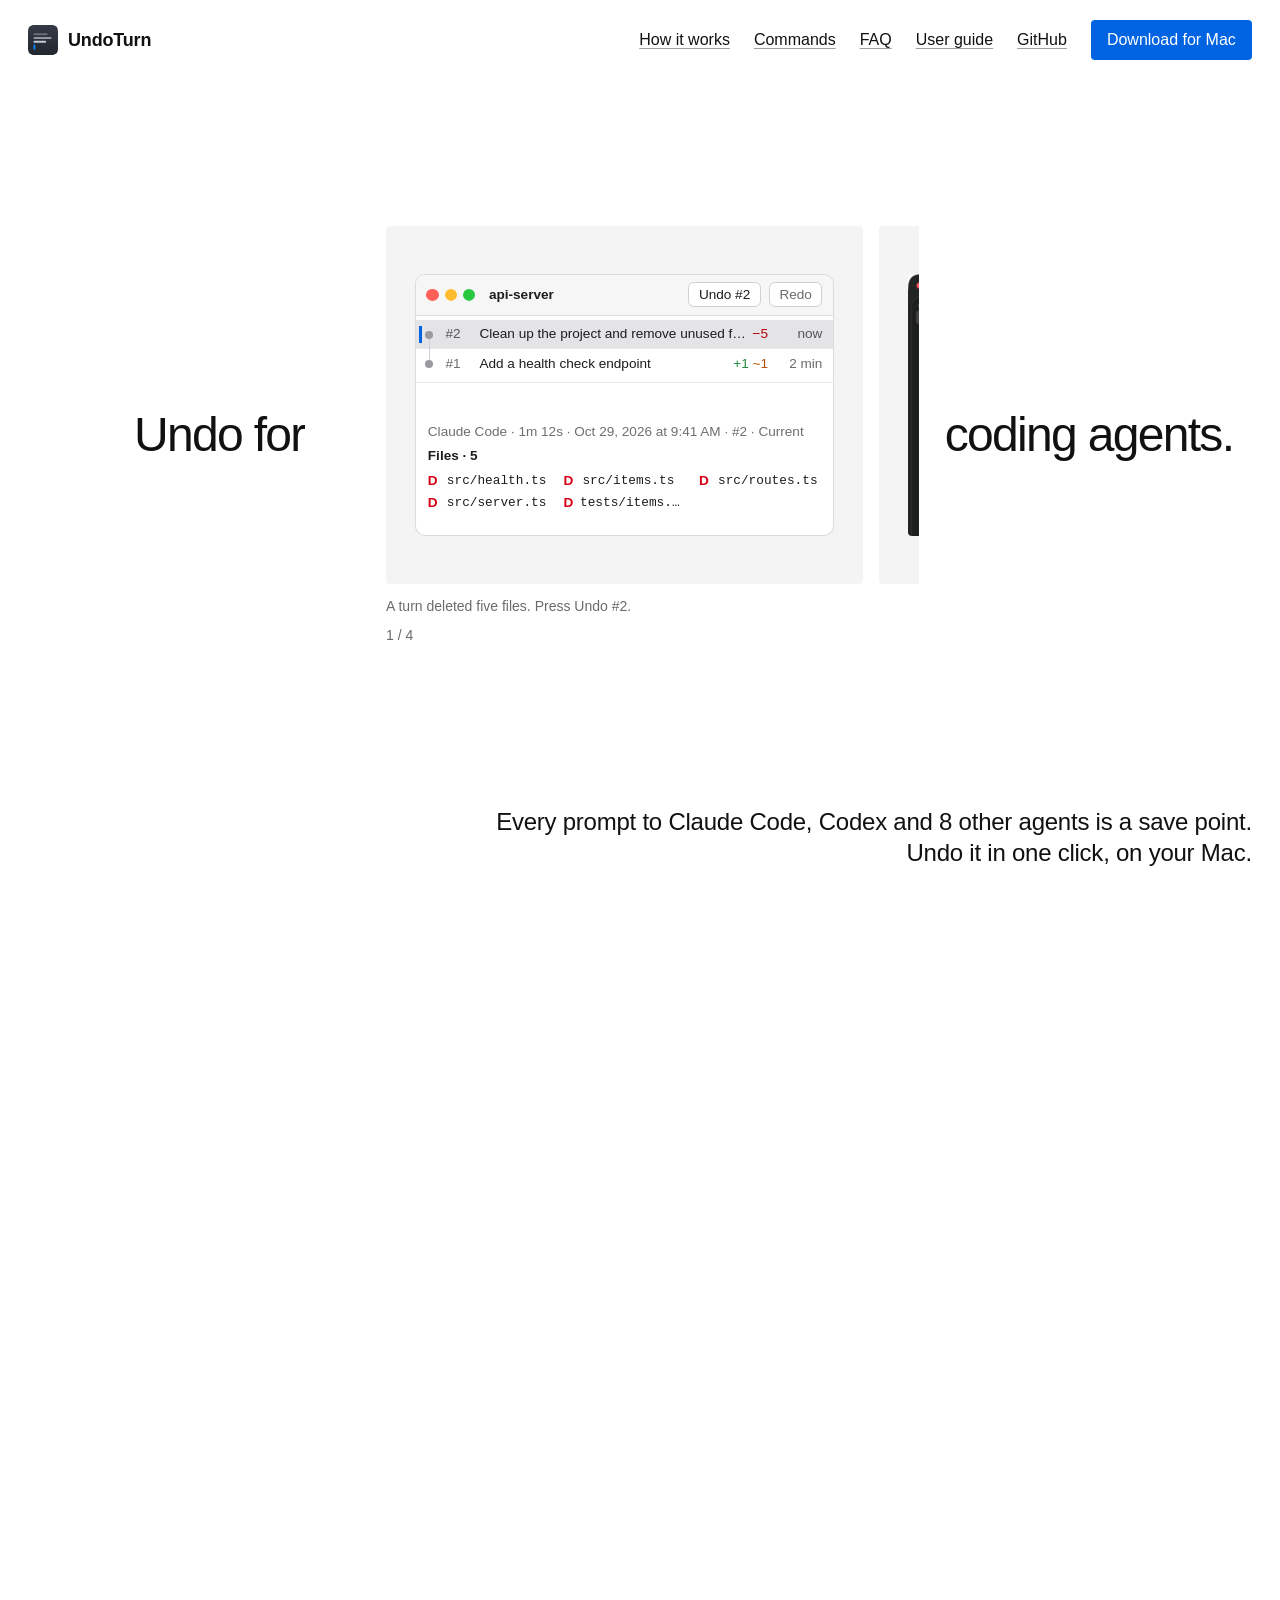
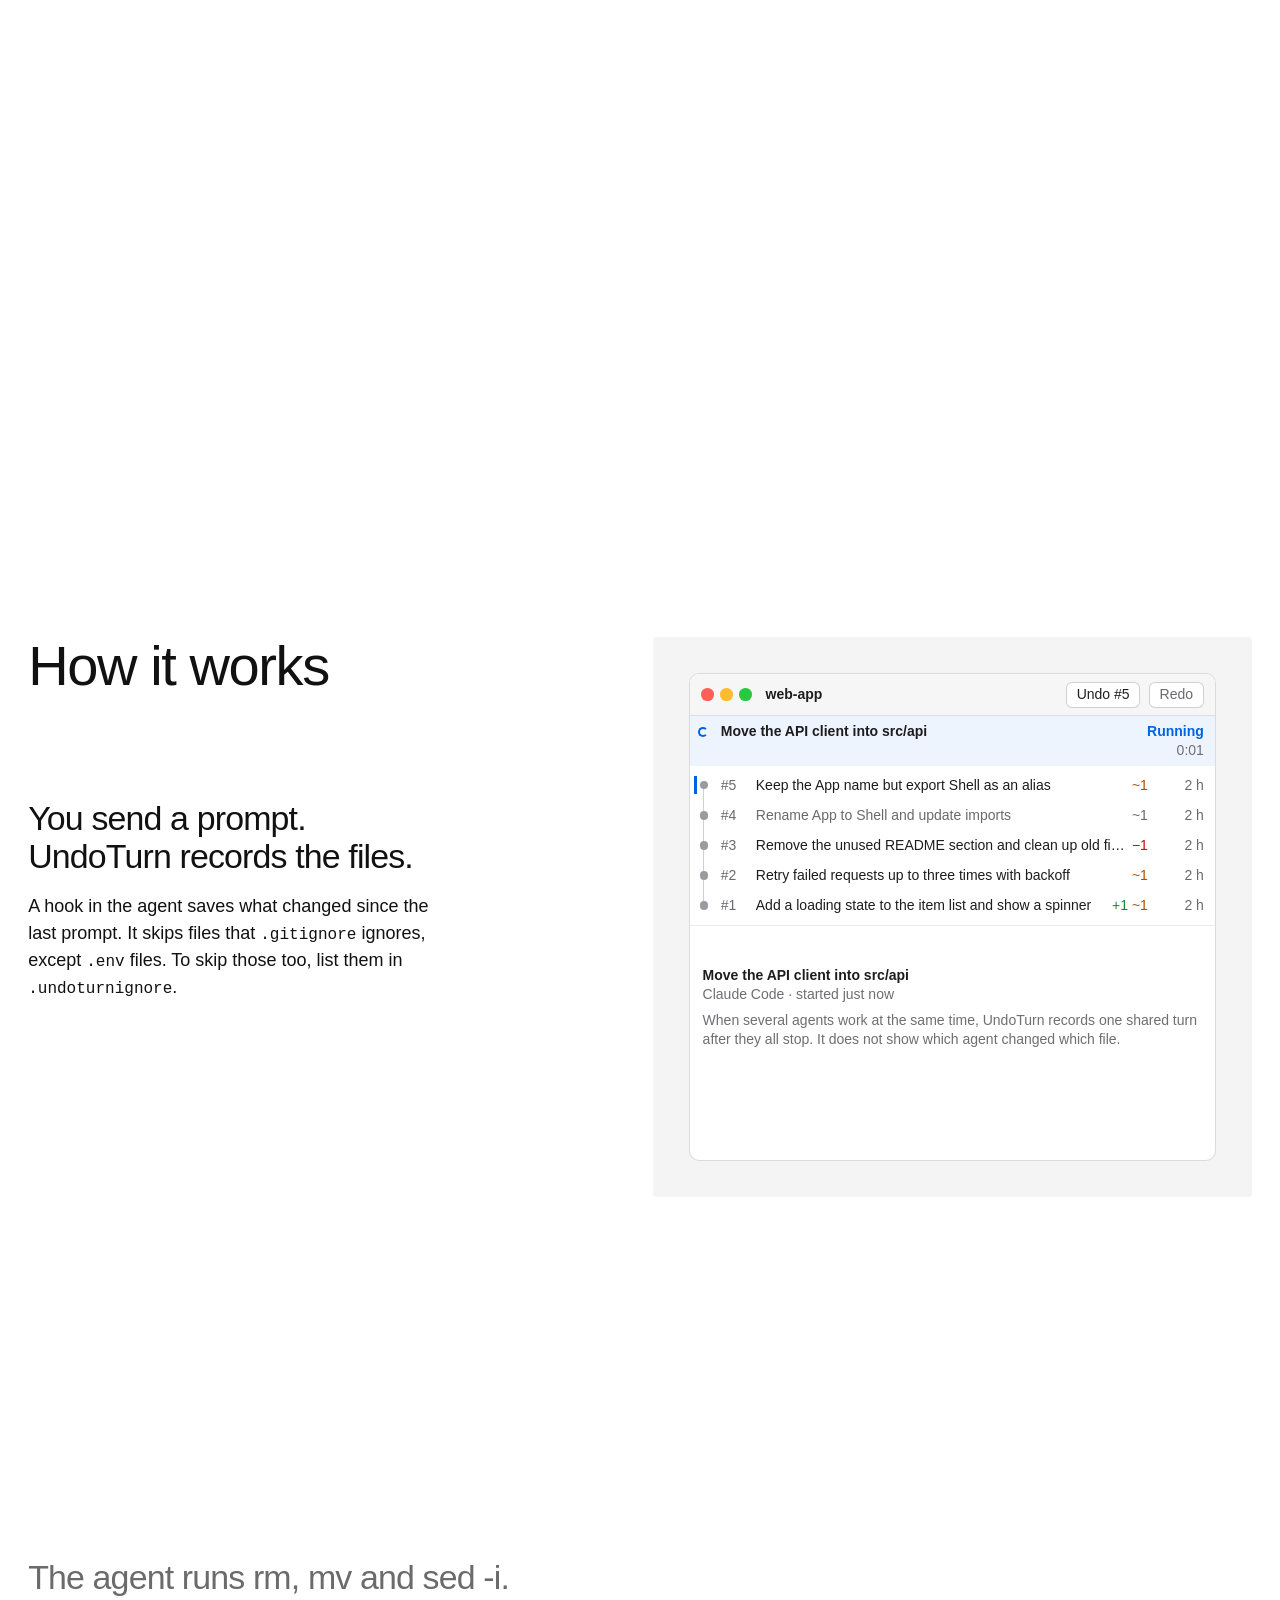
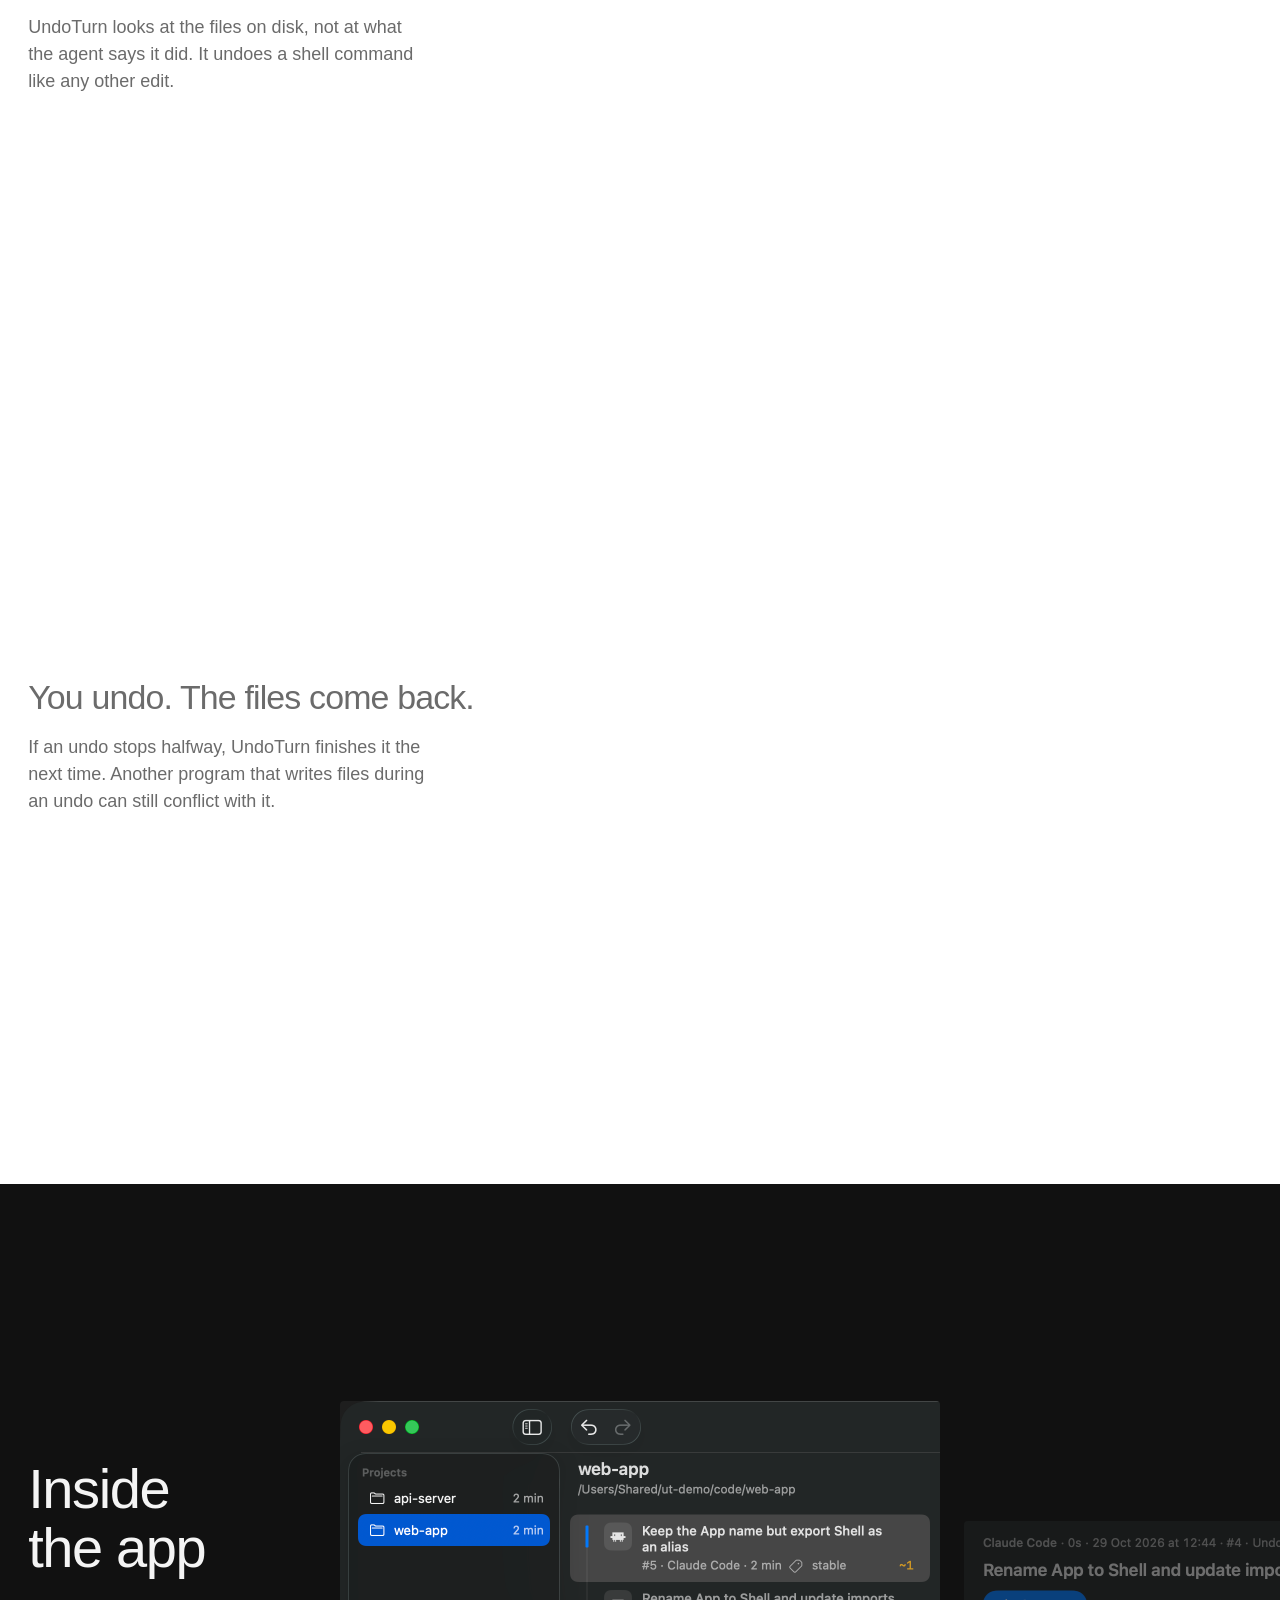
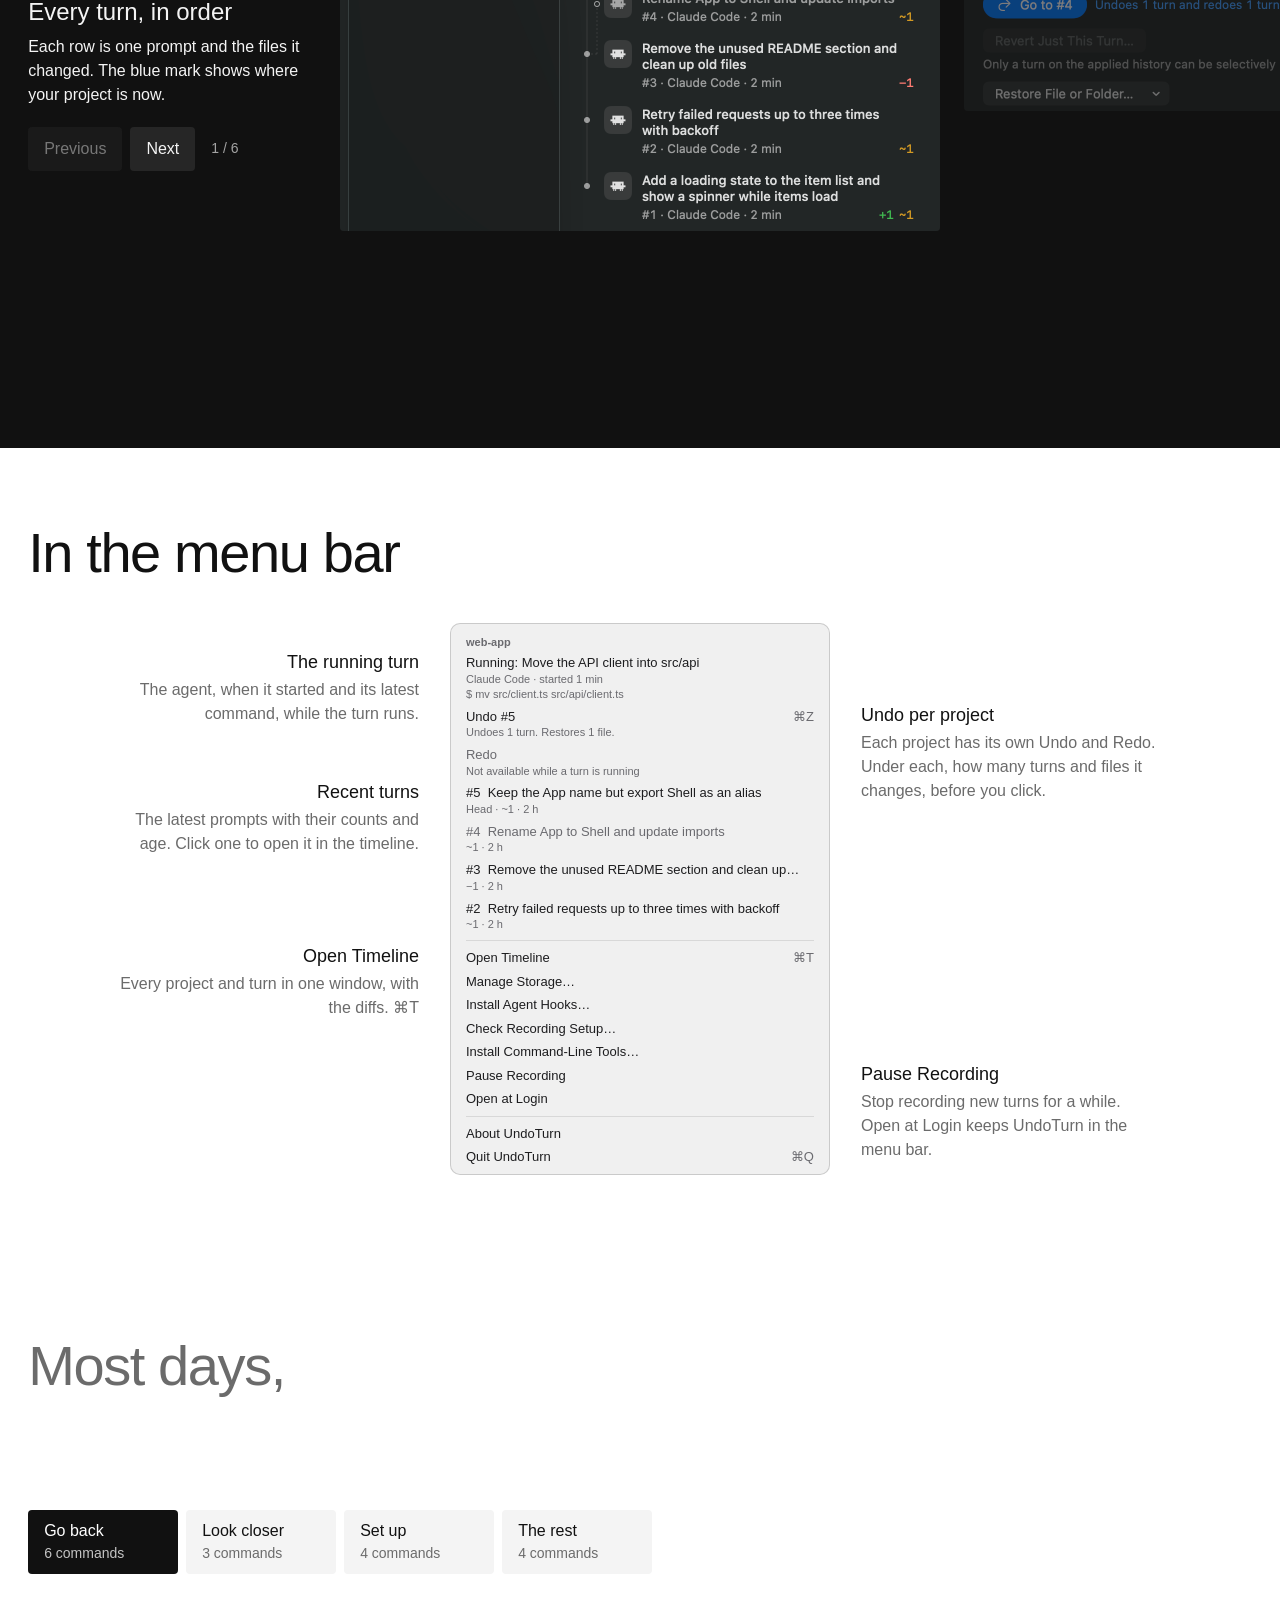
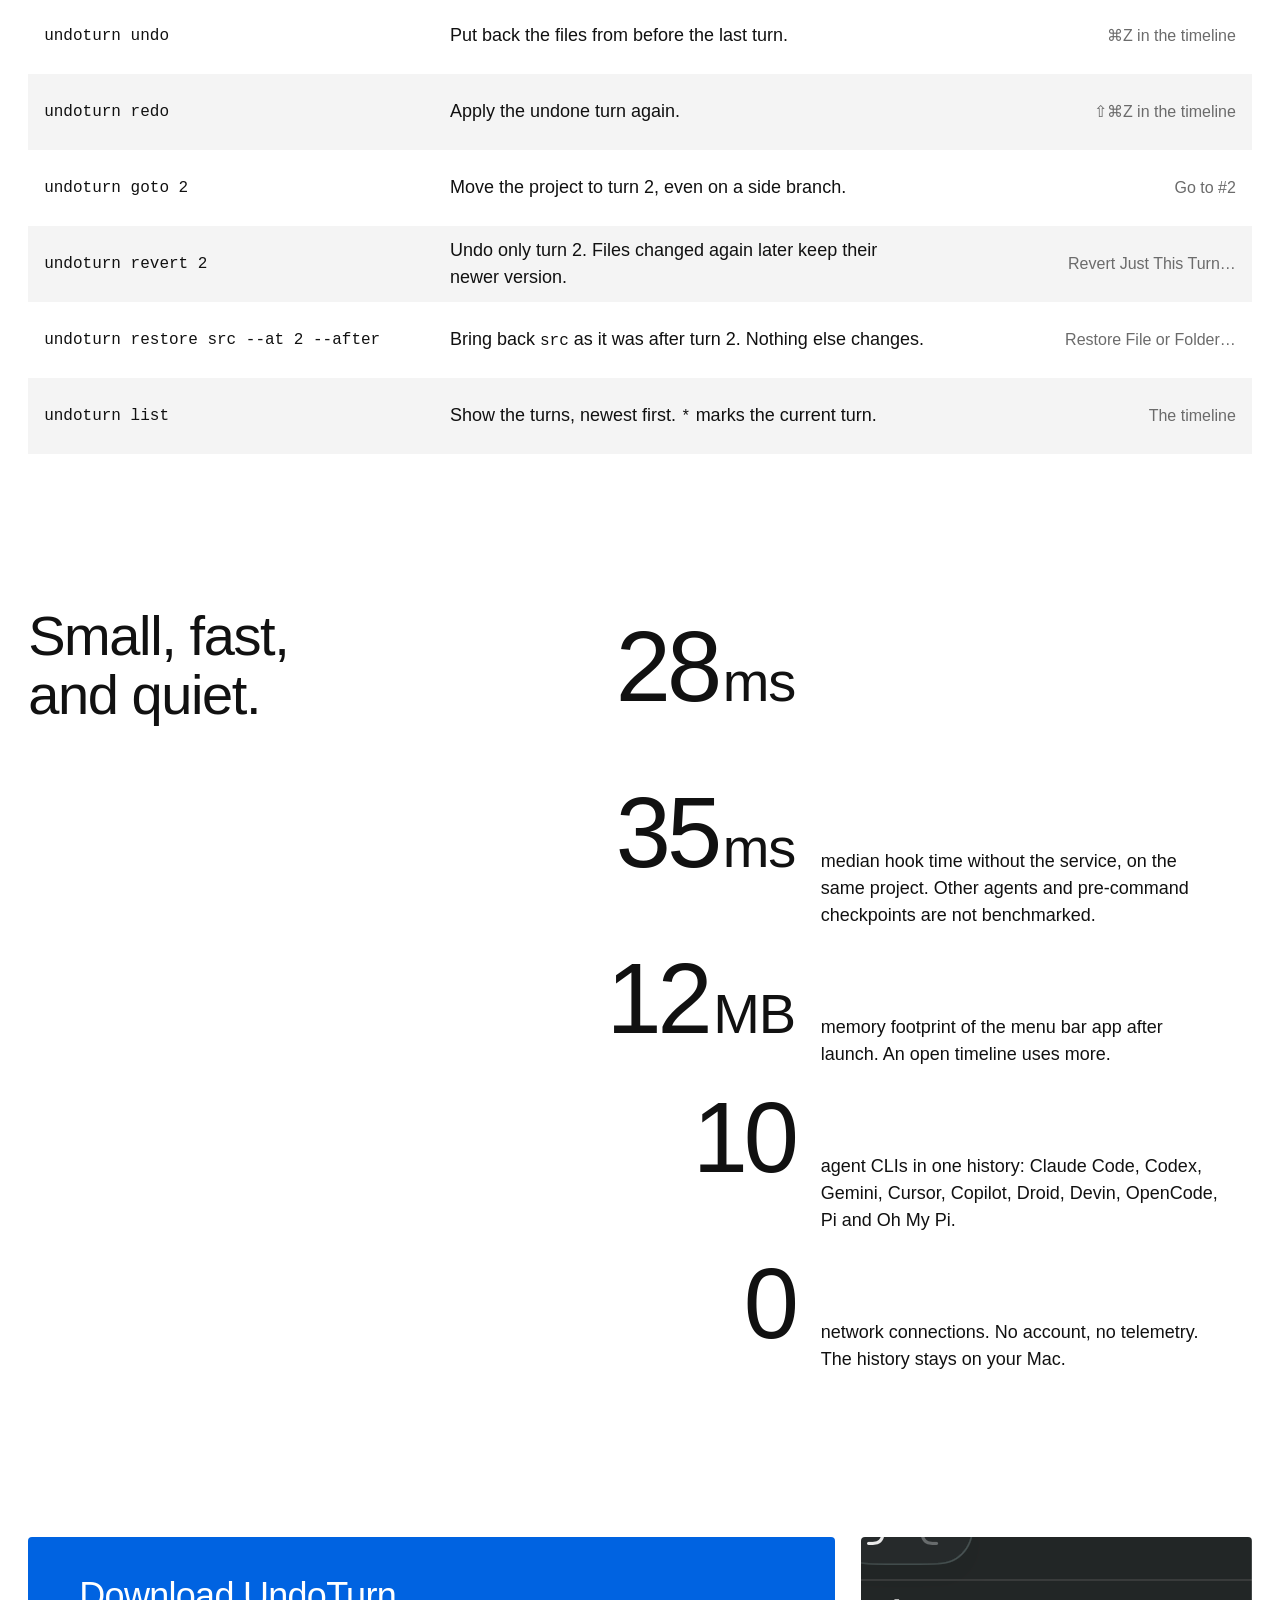
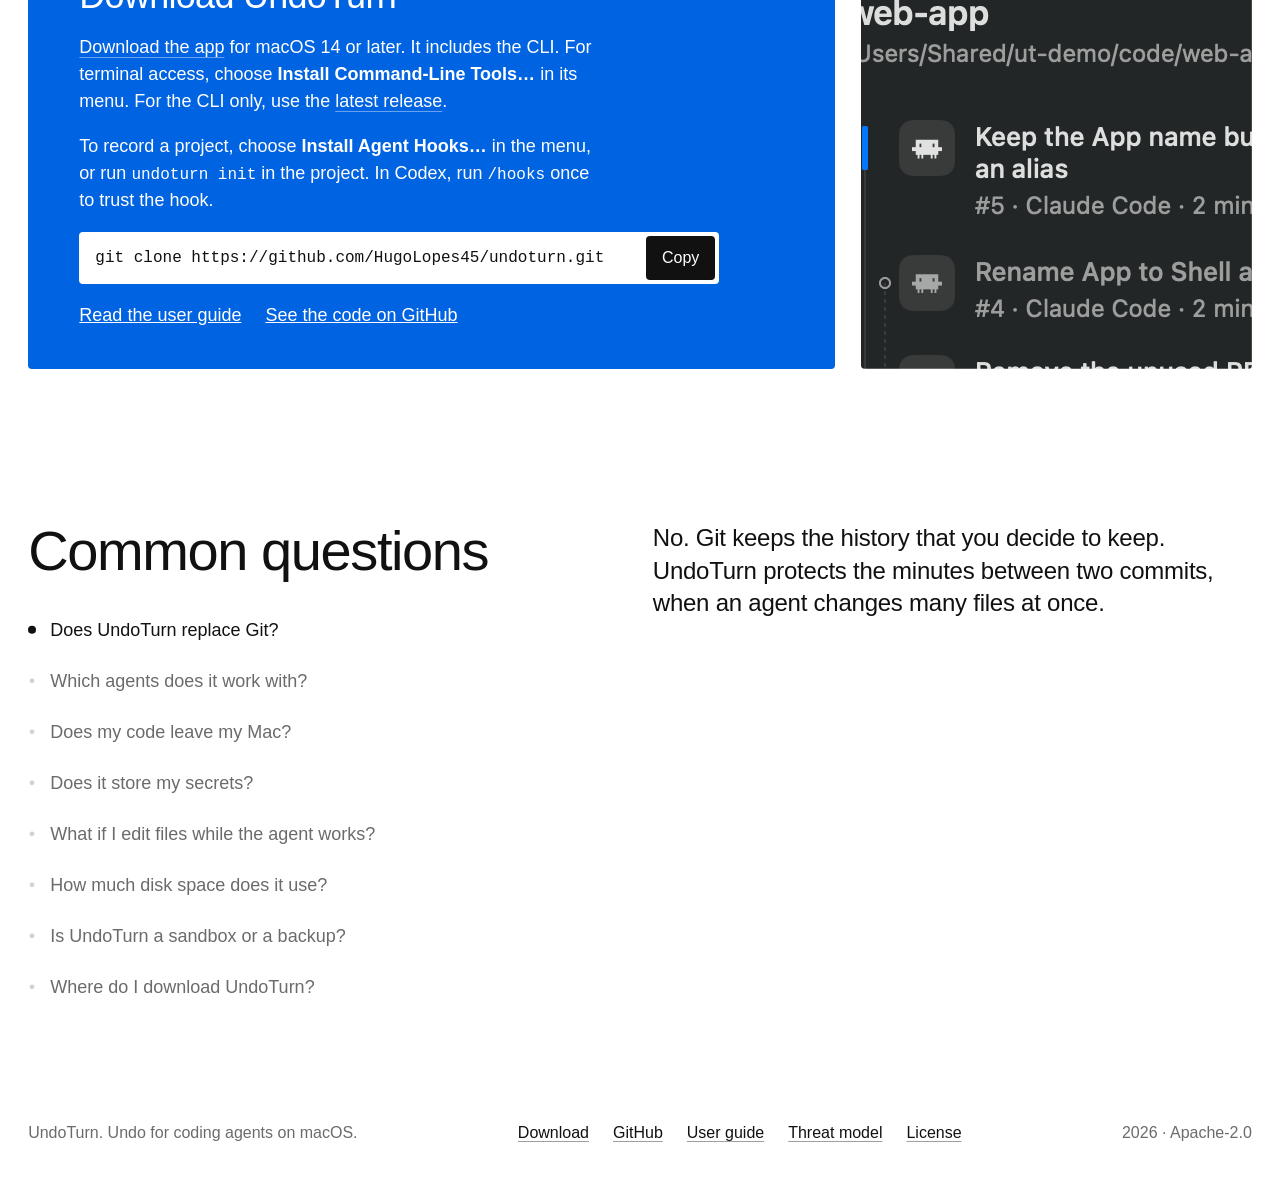
<file: docs/index.html>
<!doctype html>
<html lang="en">
<head>
<meta charset="utf-8">
<meta name="viewport" content="width=device-width, initial-scale=1">
<title>UndoTurn: undo AI coding agent changes on Mac</title>
<meta name="description" content="UndoTurn saves your files at every prompt to Claude Code, Codex, Gemini, Cursor and 6 other AI coding agents. Undo a bad prompt in one click. Free, open source, local, for macOS.">
<meta name="color-scheme" content="light">
<meta name="theme-color" content="#ffffff">
<meta property="og:site_name" content="UndoTurn">
<meta property="og:title" content="UndoTurn: undo AI coding agent changes on Mac">
<meta property="og:description" content="Every prompt to Claude Code, Codex or another AI coding agent is a save point. Undo a bad one in one click. Local, free, open source.">
<meta property="og:type" content="website">
<link rel="canonical" href="https://hugolopes45.github.io/undoturn/">
<meta property="og:url" content="https://hugolopes45.github.io/undoturn/">
<meta property="og:image" content="https://hugolopes45.github.io/undoturn/images/timeline-light.png">
<meta property="og:image:alt" content="The UndoTurn timeline: each agent prompt is a turn, with its changed files and a line diff">
<meta name="twitter:card" content="summary_large_image">
<script type="application/ld+json">
{
  "@context": "https://schema.org",
  "@type": "SoftwareApplication",
  "name": "UndoTurn",
  "description": "UndoTurn saves your files at every prompt to Claude Code, Codex, Gemini, Cursor and 6 other AI coding agents. Undo a bad prompt in one click.",
  "applicationCategory": "DeveloperApplication",
  "operatingSystem": "macOS 14 or later",
  "url": "https://hugolopes45.github.io/undoturn/",
  "downloadUrl": "https://github.com/HugoLopes45/undoturn/releases/latest/download/UndoTurn.dmg",
  "image": "https://hugolopes45.github.io/undoturn/images/timeline-light.png",
  "license": "https://www.apache.org/licenses/LICENSE-2.0",
  "offers": { "@type": "Offer", "price": "0", "priceCurrency": "USD" }
}
</script>
<link rel="icon" href="images/icon.svg" type="image/svg+xml">
<script>document.documentElement.classList.add('js')</script>
<style>
:root {
  --bg: #ffffff;
  --surface: #f4f4f4;
  --ink: #111111;
  --muted: #6b6b6b;
  --accent: #0063e1;
  --accent-strong: #0050b8;
  --accent-ink: #ffffff;
  --field: #111111;
  --field-ink: #f4f4f4;
  --field-muted: #a3a3a3;

  --font: -apple-system, BlinkMacSystemFont, "SF Pro Text", "Helvetica Neue", Arial, sans-serif;

  --step-small: 0.875rem;
  --step-body: 1.125rem;
  --step-lead: clamp(1.375rem, 1.1rem + 0.8vw, 1.75rem);
  --step-head: clamp(2rem, 1.2rem + 3vw, 3.5rem);
  --step-display: clamp(3.5rem, 1rem + 6.5vw, 7rem);

  --margin: clamp(1rem, 2.2vw, 2rem);
  --gutter: clamp(1rem, 2vw, 2rem);
  --section: clamp(7.5rem, 12vw, 15rem);
  --radius: 4px;

  --ease-out: cubic-bezier(0.22, 1, 0.36, 1);
  --ease-expo: cubic-bezier(0.16, 1, 0.3, 1);
  --ease-in-out: cubic-bezier(0.76, 0, 0.24, 1);
  --t-press: 140ms;
  --t-hover: 180ms;
  --t-ui: 240ms;
}

/* reset */
*, *::before, *::after { box-sizing: border-box; }
html { -webkit-text-size-adjust: 100%; text-size-adjust: 100%; }
body { margin: 0; background: var(--bg); color: var(--ink); font-family: var(--font); font-size: var(--step-body); line-height: 1.5; -webkit-font-smoothing: antialiased; text-rendering: optimizeLegibility; }
h1, h2, h3, p, figure, ul, ol, dl, dd { margin: 0; }
ul[class], ol[class] { padding: 0; list-style: none; }
img, svg { display: block; max-width: 100%; }
img { height: auto; }
button { font: inherit; color: inherit; background: none; border: 0; padding: 0; cursor: pointer; }
a { color: inherit; }
:target { scroll-margin-top: 2rem; }
::selection { background: var(--accent); color: var(--accent-ink); }
:focus-visible { outline: 2px solid var(--accent); outline-offset: 3px; }
h1, h2, h3 { font-weight: 500; text-wrap: balance; }
p { max-width: 62ch; text-wrap: pretty; }
pre, code, kbd { font-family: ui-monospace, "SF Mono", Menlo, monospace; font-size: 0.89em; }
:where(p, figcaption) code { white-space: nowrap; }
code.path { white-space: normal; }
.skip { position: absolute; top: 8px; left: 50%; z-index: 10; padding: 8px 12px; border-radius: var(--radius); background: var(--ink); color: var(--bg); text-decoration: none; transform: translate(-50%, -200%); }
.skip:focus { transform: translate(-50%, 0); }
.sr-only { position: absolute; width: 1px; height: 1px; overflow: hidden; clip-path: inset(50%); white-space: nowrap; }

/* layout */
.wrap { padding-inline: var(--margin); }
.grid { display: grid; grid-template-columns: repeat(12, minmax(0, 1fr)); column-gap: var(--gutter); }
.section { padding-block: calc(var(--section) / 2); }
.head { font-size: var(--step-head); line-height: 1.04; letter-spacing: -0.025em; }
.lead { font-size: var(--step-lead); line-height: 1.3; letter-spacing: -0.01em; }
.muted { color: var(--muted); }

/* controls */
.button { display: inline-flex; align-items: center; justify-content: center; min-height: 3rem; padding: 0 1.4rem; background: var(--accent); color: var(--accent-ink); border-radius: var(--radius); text-decoration: none; white-space: nowrap; font-weight: 500; transition: transform var(--t-press) var(--ease-out), background-color var(--t-hover) ease; }
.button:active { transform: scale(0.97); }
.button--small { min-height: 2.5rem; padding: 0 1rem; font-size: 16px; }
.link { text-decoration: underline; text-decoration-color: color-mix(in srgb, currentColor 40%, transparent); text-underline-offset: 0.2em; text-decoration-thickness: 0.07em; transition: text-decoration-color var(--t-hover) ease, color var(--t-hover) ease; }
.link-plain { color: var(--accent); text-decoration: underline; text-underline-offset: 0.18em; text-decoration-thickness: 0.07em; }
.ctl { display: inline-flex; align-items: center; justify-content: center; min-height: 2.75rem; min-width: 2.75rem; padding: 0 1rem; border-radius: var(--radius); background: var(--surface); font-size: 16px; transition: transform var(--t-press) var(--ease-out), background-color var(--t-hover) ease, opacity var(--t-hover) ease; }
.ctl:active { transform: scale(0.96); }
.ctl:disabled { opacity: 0.45; cursor: default; }
@media (hover: hover) and (pointer: fine) {
  .button:hover { background-color: var(--accent-strong); }
  .link:hover { text-decoration-color: currentColor; }
  .link-plain:hover { color: var(--accent-strong); }
  .ctl:not(:disabled):hover { background-color: #e6e6e6; }
  .showcase .ctl:not(:disabled):hover { background-color: #333333; }
}

/* ---------- hero ---------- */
.hero { position: relative; }
.hero__stage { display: grid; grid-template-columns: minmax(0, 1fr); row-gap: 20px; padding: 14px var(--margin) 40px; min-height: 100svh; align-content: start; }
.nav { display: flex; align-items: center; gap: 24px; min-height: 52px; }
.wordmark { display: inline-flex; align-items: center; gap: 10px; margin-right: auto; font-size: 18px; font-weight: 600; letter-spacing: -0.01em; text-decoration: none; }
.wordmark img { width: 30px; height: 30px; }
.nav__links { display: none; gap: 24px; font-size: 16px; white-space: nowrap; }
.nav__links a { text-decoration-line: underline; }
.hero__title { font-size: clamp(2.5rem, 9.4vw, 4.75rem); line-height: 1.02; letter-spacing: -0.035em; font-weight: 500; }
.lines .line { display: block; overflow: hidden; padding-bottom: 0.08em; margin-bottom: -0.08em; }
.lines [data-line] { display: block; }
.half [data-line] { white-space: nowrap; }
.half--b { text-align: right; }
.reel { --sliver: 14px; --gap: 10px; container-type: inline-size; --fw: calc(100cqw - 2 * var(--margin) - 2 * (var(--sliver) + var(--gap))); margin-inline: calc(var(--margin) * -1); overflow: hidden; }
html:not(.js) .reel__window { overflow-x: auto; }
.js .reel__window { touch-action: pan-y pinch-zoom; }
.reel__track { display: flex; gap: var(--gap); padding-inline: calc(var(--margin) + var(--sliver) + var(--gap)); transform: translate3d(calc(var(--pos, 0) * -1 * (var(--fw) + var(--gap))), 0, 0); }
.frame { flex: 0 0 var(--fw); min-width: 0; }
.frame__box { position: relative; aspect-ratio: 4 / 3; container-type: inline-size; border-radius: var(--radius); background: var(--surface); }
.frame__in { position: absolute; left: 6%; right: 6%; top: 50%; transform: translateY(-50%); aspect-ratio: 16 / 10; }
@media (max-width: 47.99em) { .frame__in--tall { aspect-ratio: 4 / 3; } }
.shot { overflow: hidden; border-radius: var(--radius); }
.shot img { width: calc(var(--iw, 960) / var(--w) * 100%); max-width: none; }
.frame figcaption { margin-top: 12px; font-size: var(--step-small); color: var(--muted); }
.js .frame figcaption { position: absolute; width: 1px; height: 1px; overflow: hidden; clip-path: inset(50%); white-space: nowrap; }
.reel__foot { padding-inline: calc(var(--margin) + var(--sliver) + var(--gap)); }
.reel__caption { display: none; margin-top: 12px; font-size: var(--step-small); color: var(--muted); }
.js .reel__caption { display: block; }
.reel__controls { display: flex; align-items: center; gap: 8px; margin-top: 8px; }
.reel__count { font-size: var(--step-small); color: var(--muted); font-variant-numeric: tabular-nums; margin-left: 8px; }
.hero__act { display: flex; flex-direction: column; align-items: flex-start; gap: 20px; }
.hero__sentence { max-width: 30ch; }

@media (min-width: 52em) {
  .nav__links { display: flex; }
}
@media (min-width: 48em) {
  .reel { --sliver: 32px; --gap: 16px; }
}
@media (min-width: 75em) {
  .hero__stage { height: 100svh; min-height: 640px; grid-template-columns: minmax(0, 0.9fr) var(--reel) minmax(0, 1fr); grid-template-rows: auto 1fr auto; column-gap: var(--gutter); row-gap: 0; padding-bottom: 32px; container-type: inline-size; --reel: clamp(480px, min(46vw, (100svh - 360px) * 4 / 3 + 112px), 800px); }
  .nav { grid-column: 1 / -1; }
  .hero__title { grid-column: 1 / -1; grid-row: 2; display: grid; grid-template-columns: subgrid; align-self: center; font-size: min(clamp(2.75rem, 5vw - 1rem, 4.5rem), (100cqw - var(--reel) - 2 * var(--gutter)) / 1.9 / 6.3); }
  .half--a { grid-column: 1; grid-row: 1; justify-self: end; }
  .half--b { grid-column: 3; grid-row: 1; justify-self: start; }
  .reel { grid-column: 2; grid-row: 2; align-self: center; position: relative; z-index: 2; margin-inline: 0; overflow: visible; --sliver: 40px; --gap: 16px; --fw: calc(var(--reel) - 2 * (var(--sliver) + var(--gap))); }
  .reel__window { overflow: clip; }
  .reel__track { padding-inline: calc(var(--sliver) + var(--gap)); }
  .reel__foot { padding-inline: calc(var(--sliver) + var(--gap)); }
  .hero__act { grid-column: 1 / -1; grid-row: 3; align-items: flex-end; text-align: right; }
  .hero__sentence { font-size: 24px; max-width: none; }
  .hero__sentence span { display: block; }
}
@media (min-width: 75em) and (prefers-reduced-motion: no-preference) {
  .js .hero { height: 240svh; }
  .js .hero__stage { position: sticky; top: 0; }
  .js .reel__controls .ctl { display: none; }
  .js .reel__count { margin-left: 0; }
}
.reel__track { transition: transform 620ms var(--ease-out); }
.js .hero.is-held .reel__track { transition: none; }

/* ---------- interface fragments: macOS conventions ---------- */
[data-ui] { font-family: var(--font); color: #1d1d1f; line-height: 1.35; text-align: left; }
[data-ui] code { font-size: 0.94em; }
[data-ui].win { position: absolute; inset: 0; display: flex; flex-direction: column; background: #ffffff; border-radius: 10px; border: 1px solid rgba(0, 0, 0, 0.14); overflow: hidden; font-size: clamp(11px, 2.85cqw, 14px); }
[data-ui] .win__bar { display: flex; align-items: center; gap: 0.6em; padding: 0.55em 0.8em; background: #f6f6f6; border-bottom: 1px solid rgba(0, 0, 0, 0.1); white-space: nowrap; }
[data-ui] .lights { display: inline-flex; gap: 0.45em; margin-right: 0.4em; }
[data-ui] .lights i { width: 0.9em; height: 0.9em; border-radius: 50%; background: #ff5f57; }
[data-ui] .lights i:nth-child(2) { background: #febc2e; }
[data-ui] .lights i:nth-child(3) { background: #28c840; }
[data-ui] .win__title { font-weight: 700; margin-right: auto; }
[data-ui] .mac-btn { padding: 0.18em 0.7em; border-radius: 6px; background: #ffffff; border: 1px solid rgba(0, 0, 0, 0.18); font-size: 1em; color: #1d1d1f; transition: background-color 120ms ease, transform var(--t-press) var(--ease-out); }
[data-ui] .mac-btn:active:not(:disabled) { background: #e3e3e3; transform: scale(0.97); }
[data-ui] .mac-btn:disabled { color: #6a6a6f; cursor: default; }
[data-ui] .mac-btn.is-primary { background: #0063e1; border-color: #0063e1; color: #ffffff; }
[data-ui] .rows { position: relative; padding: 0.3em 0; }
[data-ui] .row { position: relative; display: grid; grid-template-columns: 1.8em 2.1em minmax(0, 1fr) auto 3.6em; align-items: center; column-gap: 0.4em; height: 2.15em; padding-right: 0.8em; transition: color var(--t-ui) ease; }
[data-ui] .row.is-sel { background: #e4e4e7; }
[data-ui] .row .num { color: #6a6a6f; font-variant-numeric: tabular-nums; }
[data-ui] .row .prompt { overflow: hidden; text-overflow: ellipsis; white-space: nowrap; }
[data-ui] .row .counts { font-variant-numeric: tabular-nums; white-space: nowrap; }
[data-ui] .row .age { text-align: right; color: #6a6a6f; font-variant-numeric: tabular-nums; }
[data-ui] .row.is-undone .prompt, [data-ui] .row.is-undone .counts { color: #6a6a6f; }
[data-ui] .row.is-sel .num, [data-ui] .row.is-sel .age, [data-ui] .row.is-sel.is-undone .prompt, [data-ui] .row.is-sel.is-undone .counts { color: #55555a; }
[data-ui] .rail { position: relative; align-self: stretch; }
[data-ui] .rail::before { content: ""; position: absolute; left: 0.95em; top: 0; bottom: 0; border-left: 1px solid #d0d0d4; }
[data-ui] .row:first-child .rail::before, [data-ui] .row.is-hidden:first-child + .row .rail::before { top: 50%; }
[data-ui] .row:has(+ .caret) .rail::before { bottom: 50%; }
[data-ui] .rail::after { content: ""; position: absolute; left: 0.68em; top: 50%; width: 0.6em; height: 0.6em; margin-top: -0.3em; border-radius: 50%; background: #9a9aa0; }
[data-ui] .caret { position: absolute; left: 0.25em; top: 0.3em; width: 0.22em; height: 2.15em; padding-block: 0.45em; background-clip: content-box; background-color: #0063e1; border-radius: 2px; transform: translateY(calc(var(--caret, 0) * 2.15em)); transition: transform 420ms var(--ease-out); }
[data-ui] .add { color: #23863b; }
[data-ui] .del { color: #d70015; }
[data-ui] .row.is-sel .del { color: #b8000f; }
[data-ui] .mod { color: #b25000; }
[data-ui] .detail { flex: 1; display: flex; flex-direction: column; gap: 0.45em; padding: 0.55em 0.9em 0.8em; border-top: 1px solid rgba(0, 0, 0, 0.08); min-height: 0; }
[data-ui] .banner { display: flex; align-items: baseline; justify-content: space-between; gap: 1em; min-height: 1.9em; padding: 0.3em 0.6em; border-radius: 6px; background: #f2f2f4; font-weight: 600; font-variant-numeric: tabular-nums; }
[data-ui] .banner:empty { background: transparent; }
[data-ui] .meta { color: #6e6e73; }
[data-ui] .files-h { font-weight: 700; }
[data-ui] .files { display: grid; grid-template-columns: repeat(3, minmax(0, 1fr)); gap: 0.25em 1em; }
[data-ui] .files li { display: flex; gap: 0.5em; white-space: nowrap; overflow: hidden; }
[data-ui] .files b { width: 0.9em; font-weight: 600; }
[data-ui] .files code { overflow: hidden; text-overflow: ellipsis; }
[data-ui] .files b.D { color: #d70015; }
[data-ui] .files b.A { color: #23863b; }
[data-ui] .files b.M { color: #b25000; }

[data-ui].term { position: absolute; inset: 0; margin: 0; padding: 0.9em 1.1em; background: #1e1e1e; color: #e8e8e8; border-radius: 10px; font-size: clamp(11px, 3.1cqw, 15px); line-height: 1.55; overflow: hidden; white-space: pre; }
[data-ui].term .p { color: #8fd18a; }
[data-ui].term .dim { color: #9a9a9a; }

/* ---------- how it works ---------- */
.how__grid { align-items: start; }
.how__text { grid-column: 1 / -1; }
.steps { margin-top: 24px; }
.step { padding-block: 8px 48px; color: var(--muted); transition: color 320ms ease; }
.step.is-active { color: var(--ink); }
.step__s { font-size: clamp(1.75rem, 1rem + 1.4vw, 2.25rem); line-height: 1.12; letter-spacing: -0.025em; font-weight: 500; text-wrap: balance; }
.step__s[role="button"] { cursor: pointer; }
.step__t { margin-top: 18px; max-width: 40ch; }
.how__stage { grid-column: 1 / -1; grid-row: 2; height: 46svh; padding: 12px 0; }
.how__pad { position: relative; height: 100%; container-type: inline-size; background: var(--surface); border-radius: var(--radius); padding: clamp(14px, 3cqw, 36px); }
.how__win { position: relative; height: 100%; }
.how__note { display: none; }
@media (max-width: 63.99em) {
  /* Heading, stage, statements, then the detail of the selected statement: the stage stays on screen while the reader picks. */
  .how__text { display: contents; }
  .how__h, .steps { grid-column: 1 / -1; }
  .how__h { grid-row: 1; margin-bottom: 12px; }
  .steps { grid-row: 3; }
  .js .step { padding-block: 10px; }
  .js .step > .step__t { display: none; }
  /* The three details share one cell, so the slot keeps the height of the longest and nothing moves when the step changes. */
  .js .how__note { grid-column: 1 / -1; grid-row: 4; display: grid; margin-top: 14px; }
  .how__note > .step__t { grid-area: 1 / 1; margin-top: 0; }
  .how__note > :not(.is-on) { visibility: hidden; }
}
@media (min-width: 64em) {
  .how__text { grid-column: 1 / 6; grid-row: 1; }
  .step { min-height: 80svh; display: flex; flex-direction: column; justify-content: center; padding-block: 0; }
  .step:first-child { min-height: 70svh; justify-content: flex-start; padding-top: 18svh; }
  .how__stage { grid-column: 7 / -1; grid-row: 1; position: sticky; z-index: 2; top: 14vh; height: min(560px, 72svh); padding: 0; }
  .steps { margin-top: 0; }
  .how__h { position: absolute; }
}
[data-ui] .running { display: grid; grid-template-columns: 1.8em minmax(0, 1fr) auto; column-gap: 0.4em; align-items: start; padding: 0.4em 0.8em 0.4em 0; background: #eef4fe; }
[data-ui] .running .spin { margin: 0.35em 0 0 0.55em; width: 0.75em; height: 0.75em; border-radius: 50%; border: 2px solid #0063e1; border-right-color: transparent; }
[data-ui] .running .r-prompt { font-weight: 600; overflow: hidden; text-overflow: ellipsis; white-space: nowrap; }
[data-ui] .running .r-step { display: block; height: 1.4em; overflow: hidden; color: #4a4a4f; }
[data-ui] .running .r-step code { display: block; overflow: hidden; text-overflow: ellipsis; white-space: nowrap; transition: transform 380ms var(--ease-out), opacity 380ms ease; }
[data-ui] .running .r-step code.is-leaving { transform: translateY(-100%); opacity: 0; }
[data-ui] .running .r-state { text-align: right; color: #0063e1; font-weight: 600; font-variant-numeric: tabular-nums; }
[data-ui] .running .r-state span { display: block; color: #6e6e73; font-weight: 400; }
[data-ui] .grid2 { display: grid; grid-template-columns: auto minmax(0, 1fr); gap: 0.3em 1em; }
[data-ui] .grid2 dt { color: #6e6e73; }
[data-ui] .grid2 dd code { display: block; overflow: hidden; text-overflow: ellipsis; white-space: nowrap; }
[data-ui] .note { color: #6e6e73; max-width: none; }
[data-ui] .is-hidden { display: none; }
[data-ui].how__ui .rows .row { height: 2.15em; }
@media (max-width: 63.99em) { [data-ui].how__ui .detail { display: none; } }

/* ---------- showcase ---------- */
.showcase { background: var(--field); color: var(--field-ink); padding: 64px var(--margin); }
.showcase__inner { display: grid; grid-template-columns: repeat(12, minmax(0, 1fr)); column-gap: var(--gutter); row-gap: 40px; }
.showcase__side { grid-column: 1 / -1; display: flex; flex-direction: column; gap: 20px; }
.showcase__side h2 { font-size: var(--step-head); line-height: 1.04; letter-spacing: -0.025em; }
.showcase__name { font-size: 24px; font-weight: 300; line-height: 1.25; }
.showcase__text { font-size: 16px; color: var(--field-ink); max-width: 34ch; margin-top: 8px; }
.showcase__controls { display: flex; align-items: center; gap: 8px; }
.showcase .ctl { background: #262626; color: var(--field-ink); }
.showcase__count { margin-left: 8px; font-size: var(--step-small); color: var(--field-muted); font-variant-numeric: tabular-nums; }
.showcase__row { grid-column: 1 / -1; overflow: hidden; margin-inline: calc(var(--margin) * -1); }
.showcase__track { display: flex; flex-wrap: wrap; gap: 24px; padding-inline: var(--margin); }
.panel { flex: 0 0 auto; display: flex; flex-direction: column; justify-content: center; max-width: 100%; transition: opacity 420ms ease; }
.panel figcaption { margin-top: 14px; font-size: 16px; max-width: 46ch; }
.panel figcaption strong { display: block; font-size: 18px; font-weight: 600; }
.crop { display: block; width: calc(var(--w) * 1px); max-width: 100%; aspect-ratio: var(--w) / var(--h); overflow: hidden; border-radius: var(--radius); background: #1e1e1e; }
.crop img { width: calc(1200 / var(--w) * 100%); max-width: none; margin-left: calc(var(--x, 0) / var(--w) * -100%); margin-top: calc(var(--y, 0) / var(--w) * -100%); }
.js .showcase__track { flex-wrap: nowrap; align-items: center; transition: transform 620ms var(--ease-out); }
.js .showcase__row { touch-action: pan-y pinch-zoom; }
.js .panel { opacity: 0.45; }
.js .panel.is-lit { opacity: 1; }
.js .panel figcaption { position: absolute; width: 1px; height: 1px; overflow: hidden; clip-path: inset(50%); }
.no-js-hide { display: none; }
.js .no-js-hide { display: flex; }
@media (min-width: 64em) {
  .showcase { min-height: 96svh; display: flex; align-items: center; padding-block: 80px; }
  .showcase__inner { width: 100%; align-items: center; }
  .showcase__side { grid-column: 1 / 4; }
  .showcase__row { grid-column: 4 / -1; margin-inline: 0 calc(var(--margin) * -1); }
  .showcase__track { padding-inline: 0; }
  .js .showcase__track { min-height: 340px; }
}
[data-ui].notif { width: 380px; max-width: calc(100vw - 2 * var(--margin)); padding: 12px 14px; border-radius: 16px; background: #2c2c2e; color: #f2f2f7; font-size: 13px; display: grid; grid-template-columns: 34px minmax(0, 1fr); column-gap: 10px; border: 1px solid rgba(255, 255, 255, 0.1); }
[data-ui].notif img { width: 34px; height: 34px; }
[data-ui].notif .n-app { display: flex; justify-content: space-between; color: #aeaeb2; font-size: 12px; }
[data-ui].notif .n-title { font-weight: 600; margin-top: 2px; }
[data-ui].notif .n-body { color: #d1d1d6; margin-top: 2px; max-width: none; }
[data-ui].notif .n-act { grid-column: 2; justify-self: start; margin-top: 10px; padding: 4px 12px; border-radius: 6px; background: #48484a; color: #ffffff; font-size: 13px; }
[data-ui].term-panel { width: 460px; max-width: calc(100vw - 2 * var(--margin)); margin: 0; padding: 16px 18px; background: #1e1e1e; color: #e8e8e8; border-radius: 8px; font-size: 13px; line-height: 1.6; white-space: pre; overflow: hidden; }
[data-ui].term-panel .p { color: #8fd18a; }
[data-ui].term-panel .warn { color: #ffd479; }

/* ---------- menu bar ---------- */
.menu-sec__grid { row-gap: 40px; }
.menu-sec__h { grid-column: 1 / -1; }
.menu-sec__panel { grid-column: 1 / -1; justify-self: center; width: 100%; max-width: 380px; }
.notes { grid-column: 1 / -1; display: grid; gap: 16px; }
.note-btn { display: block; width: 100%; text-align: left; padding: 10px 0; border-radius: var(--radius); }
.note-btn strong { display: block; font-size: 18px; font-weight: 500; }
.note-btn span { display: block; font-size: 16px; color: var(--muted); margin-top: 2px; max-width: 34ch; }
.note-btn kbd { font-family: var(--font); font-size: 1em; }
@media (min-width: 64em) {
  .menu-sec__panel { grid-column: 5 / 9; grid-row: 2; justify-self: center; }
  .notes { grid-row: 2; }
  .notes--l { grid-column: 1 / 5; }
  .notes--r { grid-column: 9 / -1; }
  .notes--l .note-btn { text-align: right; }
  .notes--l .note-btn span { margin-left: auto; }
  .js .notes { display: block; position: relative; }
  .js .notes .note-btn { position: absolute; top: var(--y); max-width: 300px; }
  .js .notes--l .note-btn { right: 0; }
  .js .notes--r .note-btn { left: 0; }
}
[data-ui].menu { position: relative; padding: 5px; border-radius: 10px; background: #f0f0f0; border: 1px solid rgba(0, 0, 0, 0.16); font-size: 13px; color: #1d1d1f; }
[data-ui].menu .m-head { padding: 6px 10px 2px; font-size: 11px; font-weight: 700; color: #6a6a6f; }
[data-ui].menu .m-item { display: grid; grid-template-columns: minmax(0, 1fr) auto; column-gap: 12px; padding: 3px 10px; border-radius: 5px; transition: opacity var(--t-ui) ease; }
[data-ui].menu .m-item .t { overflow: hidden; text-overflow: ellipsis; white-space: nowrap; }
[data-ui].menu .m-item .s { grid-column: 1; font-size: 11px; color: #6a6a6f; white-space: nowrap; overflow: hidden; text-overflow: ellipsis; font-variant-numeric: tabular-nums; }
[data-ui].menu .m-item .k { grid-row: 1; grid-column: 2; color: #6a6a6f; }
[data-ui].menu .m-item.is-off .t { color: #6a6a6f; }
[data-ui].menu .m-item.is-undone .t { color: #6a6a6f; }
[data-ui].menu .m-sep { margin: 5px 10px; border-top: 1px solid rgba(0, 0, 0, 0.1); }
[data-ui].menu .m-num { font-variant-numeric: tabular-nums; }
[data-ui].menu .m-part { transition: opacity var(--t-ui) ease; }
[data-ui].menu.is-focusing .m-part { opacity: 0.4; }
[data-ui].menu.is-focusing .m-part.is-target { opacity: 1; }

/* ---------- commands ---------- */
.cmds__head { align-items: end; row-gap: 20px; }
.cmds__head h2 { grid-column: 1 / -1; }
.cmds__head h2 span { display: block; }
.cmds__head .link { grid-column: 1 / -1; font-size: 18px; text-decoration-line: underline; }
.tabs { display: flex; flex-wrap: wrap; gap: 8px; margin-top: 56px; }
.tab { display: flex; flex-direction: column; justify-content: center; align-items: flex-start; width: 150px; height: 64px; padding: 0 16px; border-radius: var(--radius); background: var(--surface); text-align: left; transition: background-color var(--t-hover) ease, color var(--t-hover) ease, transform var(--t-press) var(--ease-out); }
.tab:active { transform: scale(0.97); }
.tab__label { font-size: 16px; font-weight: 500; }
.tab__count { font-size: 14px; color: var(--muted); }
.tab[aria-selected="true"] { background: var(--ink); color: #ffffff; }
.tab[aria-selected="true"] .tab__count { color: #c4c4c4; }
@media (hover: hover) and (pointer: fine) { .tab[aria-selected="false"]:hover { background: #e6e6e6; } }
.bands { margin-top: 24px; }
.band { display: grid; grid-template-columns: 1fr; row-gap: 4px; padding: 16px; }
.band:nth-child(odd) { background: var(--surface); }
.band code { font-size: 16px; }
.band p { font-size: 18px; }
.band .band__app { color: var(--muted); font-size: 16px; }
.bands h3 { font-size: 18px; margin: 24px 0 8px; }
.js .bands h3 { display: none; }
@media (min-width: 64em) {
  .cmds__head h2 { grid-column: 1 / 9; }
  .cmds__head .link { grid-column: 10 / -1; justify-self: end; margin-bottom: 0.4em; }
  .band { grid-template-columns: repeat(12, minmax(0, 1fr)); column-gap: var(--gutter); align-items: center; min-height: 76px; padding: 0 16px; }
  .band code { grid-column: 1 / 5; }
  .band p { grid-column: 5 / 10; }
  .band .band__app { grid-column: 10 / -1; text-align: right; }
}

/* ---------- stats ---------- */
.stats__h { grid-column: 1 / -1; }
.stats__h span { display: block; }
.figs { grid-column: 1 / -1; margin-top: 48px; }
.fig { display: grid; grid-template-columns: minmax(0, 4fr) minmax(0, 7fr); column-gap: var(--gutter); align-items: baseline; padding-block: 10px; }
.fig__n { font-size: var(--step-display); line-height: 1; letter-spacing: -0.04em; font-weight: 400; text-align: right; font-variant-numeric: tabular-nums; }
.fig__u { font-size: var(--step-head); letter-spacing: -0.02em; margin-left: 0.08em; }
.fig__c { font-size: 18px; max-width: 40ch; }
@media (min-width: 64em) {
  .stats__h { grid-column: 1 / 6; }
  .figs { grid-column: 6 / -1; margin-top: 0; }
}

/* ---------- call to action ---------- */
.cta__grid { row-gap: var(--gutter); }
.cta__tile { grid-column: 1 / -1; display: flex; flex-direction: column; justify-content: center; gap: 18px; padding: 40px clamp(20px, 4vw, 56px); min-height: 360px; background: var(--accent); color: var(--accent-ink); border-radius: var(--radius); }
.cta__tile h2 { font-size: min(var(--step-head), 2.25rem); line-height: 1.08; letter-spacing: -0.02em; }
.cta__tile p { font-size: 18px; max-width: 52ch; }
.cta__field { display: flex; align-items: center; gap: 12px; width: min(100%, 640px); min-height: 52px; padding: 4px 4px 4px 16px; background: #ffffff; color: var(--ink); border-radius: var(--radius); }
.cta__field code { flex: 1; min-width: 0; padding-block: 6px; overflow-wrap: anywhere; line-height: 1.4; font-size: 16px; }
.cta__copy { min-height: 44px; padding: 0 16px; border-radius: var(--radius); background: var(--ink); color: #ffffff; font-size: 16px; font-weight: 500; transition: transform var(--t-press) var(--ease-out), background-color var(--t-hover) ease; }
.cta__copy:active { transform: scale(0.96); }
.cta__links { display: flex; flex-wrap: wrap; gap: 8px 24px; align-items: center; font-size: 18px; }
.cta__links a { text-decoration-line: underline; }
.cta__tile a:focus-visible { outline-color: var(--accent-ink); }
.cta__side { display: none; position: relative; border-radius: var(--radius); min-height: 360px; overflow: hidden; }
.cta__side img { position: absolute; inset: 0; width: 100%; height: 100%; object-fit: none; object-position: -490px -60px; }
@media (hover: hover) and (pointer: fine) { .cta__copy:hover { background: #333333; } }
@media (min-width: 64em) {
  .cta__tile { grid-column: 1 / 9; }
  .cta__side { display: block; grid-column: 9 / -1; }
}

/* ---------- faq ---------- */
.faq__list { display: grid; grid-template-columns: minmax(0, 1fr); }
.faq__h { margin-bottom: 24px; }
.faq__item h3 { font-size: 18px; font-weight: 400; }
.faq__q { display: flex; align-items: baseline; gap: 14px; width: 100%; padding: 12px 0; text-align: left; transition: color var(--t-hover) ease; }
.faq__q::before { content: ""; flex: 0 0 8px; height: 8px; border-radius: 50%; background: currentColor; transform: translateY(-0.12em) scale(0.6); opacity: 0.3; transition: transform var(--t-ui) var(--ease-out), opacity var(--t-ui) ease; }
.faq__q[aria-expanded="true"]::before { transform: translateY(-0.12em); opacity: 1; }
.faq__a { padding: 4px 0 20px 22px; font-size: 18px; }
.faq__a p { max-width: 52ch; }
@media (hover: hover) and (pointer: fine) { .faq__q:hover::before { opacity: 1; } }
@media (min-width: 64em) {
  .js .faq__list { grid-template-columns: repeat(12, minmax(0, 1fr)); column-gap: var(--gutter); align-items: start; }
  .js .faq__item { display: contents; }
  .js .faq__h, .js .faq__item h3 { grid-column: 1 / 7; }
  .js .faq__a { grid-column: 7 / -1; grid-row: 1 / span 9; position: sticky; top: 24vh; padding: 0; font-size: 24px; line-height: 1.35; letter-spacing: -0.01em; }
  .js .faq__a p { max-width: 44ch; }
  .js .faq__q[aria-expanded="false"]:not(:hover) { color: var(--muted); }
}

/* ---------- footer ---------- */
.footer { display: flex; flex-wrap: wrap; align-items: baseline; gap: 12px 32px; padding: 32px var(--margin) 40px; font-size: 16px; }
.footer__links { display: flex; flex-wrap: wrap; gap: 8px 24px; margin-inline: auto; }
.footer__links a { text-decoration-line: underline; }
.footer p { color: var(--muted); }

/* ---------- motion (content stays visible without JavaScript or with reduced motion) ---------- */
@media (prefers-reduced-motion: no-preference) {
  .js .hero [data-line] { transform: translateY(105%); animation: load-line 800ms var(--ease-expo) forwards; animation-delay: calc(100ms + var(--i) * 90ms); }
  .js .hero [data-load] { opacity: 0; transform: translateY(12px); animation: load-rise 500ms var(--ease-out) forwards; animation-delay: var(--d); }
  .js .hero [data-open] { animation: load-open 1000ms var(--ease-in-out) 150ms backwards; }
  .js [data-reveal] { opacity: 0; transform: translateY(24px); transition: opacity 700ms var(--ease-out), transform 900ms var(--ease-out); transition-delay: calc(var(--i, 0) * 70ms); }
  .js [data-reveal="row"] { transform: translateY(14px); transition-duration: 500ms, 600ms; }
  .js [data-reveal="open"] { opacity: 1; transform: none; }
  .js [data-reveal="open"] > * { clip-path: inset(0 0 100% 0); transition: clip-path 1100ms var(--ease-in-out); transition-delay: calc(var(--i, 0) * 70ms); }
  .js [data-reveal="open"].is-in > * { clip-path: inset(0); }
  .js [data-reveal="fig"] { transform: translateY(40%); }
  .js [data-reveal].is-in { opacity: 1; transform: none; }
  .js [data-ui] .running .spin { animation: spin 900ms linear infinite; }
  .js .is-paused [data-ui] .running .spin { animation-play-state: paused; }
}
@media (prefers-reduced-motion: reduce) {
  .reel__track, .showcase__track, [data-ui] .caret { transition: none; }
}
@keyframes load-line { to { transform: none; } }
@keyframes load-rise { to { opacity: 1; transform: none; } }
@keyframes load-open { from { clip-path: inset(0 0 100% 0); } to { clip-path: inset(0 0 -6rem 0); } }
@keyframes spin { to { transform: rotate(360deg); } }
</style>
</head>
<body>
<a class="skip" href="#content">Skip to content</a>

<header class="hero scene" id="top">
  <div class="hero__stage">
    <nav class="nav" aria-label="Main" data-load style="--d:520ms">
      <a class="wordmark" href="#top"><img src="images/icon.svg" width="30" height="30" alt=""> UndoTurn</a>
      <ul class="nav__links">
        <li><a class="link" href="#how">How it works</a></li>
        <li><a class="link" href="#commands">Commands</a></li>
        <li><a class="link" href="#faq">FAQ</a></li>
        <li><a class="link" href="guide.html">User guide</a></li>
        <li><a class="link" href="https://github.com/HugoLopes45/undoturn">GitHub</a></li>
      </ul>
      <a class="button button--small" href="https://github.com/HugoLopes45/undoturn/releases/latest/download/UndoTurn.dmg">Download for Mac</a>
    </nav>

    <h1 class="hero__title lines">
      <span class="line half half--a"><span data-line style="--i:0">Undo for</span></span>
      <span class="line half half--b"><span data-line style="--i:1">coding agents.</span></span>
    </h1>

    <div class="reel" data-open role="region" aria-roledescription="carousel" aria-label="UndoTurn at work" tabindex="-1">
      <div class="reel__window">
      <div class="reel__track">
        <figure class="frame is-current" aria-roledescription="slide" aria-label="1 of 4" data-caption="A turn deleted five files. Press Undo #2.">
          <div class="frame__box">
            <div class="frame__in frame__in--tall">
            <div class="win ledger" data-ui id="ledger" data-head="2">
              <div class="win__bar">
                <span class="lights" aria-hidden="true"><i></i><i></i><i></i></span>
                <span class="win__title">api-server</span>
                <button type="button" class="mac-btn" data-act="undo">Undo #2</button>
                <button type="button" class="mac-btn" data-act="redo" disabled>Redo</button>
              </div>
              <ol class="rows" aria-label="Turns">
                <li class="row is-sel" data-turn="2"><span class="rail" aria-hidden="true"></span><span class="num">#2</span><span class="prompt">Clean up the project and remove unused files</span><span class="counts del">&minus;5</span><span class="age">now</span></li>
                <li class="row" data-turn="1"><span class="rail" aria-hidden="true"></span><span class="num">#1</span><span class="prompt">Add a health check endpoint</span><span class="counts"><span class="add">+1</span> <span class="mod">~1</span></span><span class="age">2 min</span></li>
                <li class="caret" aria-hidden="true"></li>
              </ol>
              <div class="detail">
                <p class="banner" role="status" aria-live="polite"></p>
                <p class="meta">Claude Code &middot; 1m 12s &middot; Oct 29, 2026 at 9:41 AM &middot; #2 &middot; <span data-state>Current</span></p>
                <p class="files-h">Files &middot; 5</p>
                <ul class="files">
                  <li><b class="D">D</b><code>src/health.ts</code></li>
                  <li><b class="D">D</b><code>src/items.ts</code></li>
                  <li><b class="D">D</b><code>src/routes.ts</code></li>
                  <li><b class="D">D</b><code>src/server.ts</code></li>
                  <li><b class="D">D</b><code>tests/items.test.ts</code></li>
                </ul>
              </div>
            </div>
            </div>
          </div>
          <figcaption>A turn deleted five files. Press Undo #2.</figcaption>
        </figure>

        <figure class="frame" aria-roledescription="slide" aria-label="2 of 4" data-caption="The real app after undoturn undo: #2 is undone, Redo is ready.">
          <div class="frame__box">
            <div class="frame__in shot" style="--iw:1280;--w:1000">
            <img src="images/undo-after.jpg" width="1280" height="720" alt="The UndoTurn timeline after an undo: turn 2, which deleted five files, is undone, turn 1 is current, and the Redo button in the toolbar is available" loading="lazy">
            </div>
          </div>
          <figcaption>The real app after undoturn undo: #2 is undone, Redo is ready.</figcaption>
        </figure>

        <figure class="frame" aria-roledescription="slide" aria-label="3 of 4" data-caption="Or from the terminal: one command, one line per file.">
          <div class="frame__box">
            <div class="frame__in">
<pre class="term" data-ui role="group" aria-label="Terminal"><code><span class="p">~/api-server $</span> undoturn undo
restored: src/health.ts
restored: src/items.ts
restored: src/routes.ts
restored: src/server.ts
restored: tests/items.test.ts
<span class="p">~/api-server $</span> </code></pre>
            </div>
          </div>
          <figcaption>Or from the terminal: one command, one line per file.</figcaption>
        </figure>

        <figure class="frame" aria-roledescription="slide" aria-label="4 of 4" data-caption="Every project, every turn, in one window.">
          <div class="frame__box">
            <div class="frame__in shot" style="--iw:1200;--w:1200">
              <img src="images/timeline-dark.png" srcset="images/timeline-dark.png 2x" width="1200" height="760" alt="The UndoTurn timeline in dark mode: the Projects sidebar, five turns of a web app, newest first, and the current turn with its line diff" loading="lazy">
            </div>
          </div>
          <figcaption>Every project, every turn, in one window.</figcaption>
        </figure>
      </div>
      </div>
      <div class="reel__foot">
        <p class="reel__caption" aria-hidden="true">A turn deleted five files. Press Undo #2.</p>
        <div class="reel__controls">
          <button type="button" class="ctl" data-reel="-1" aria-label="Previous picture">Previous</button>
          <button type="button" class="ctl" data-reel="1" aria-label="Next picture">Next</button>
          <span class="reel__count" aria-hidden="true">1 / 4</span>
        </div>
      </div>
    </div>

    <div class="hero__act" data-load style="--d:440ms">
      <p class="hero__sentence lead"><span>Every prompt to Claude Code, Codex and 8 other agents is a save&nbsp;point.</span> <span>Undo it in one click, on your Mac.</span></p>
    </div>
  </div>
</header>

<main id="content">

<section class="section how" id="how" aria-labelledby="how-h">
  <div class="wrap grid how__grid">
    <div class="how__text">
      <h2 class="how__h head" id="how-h" data-reveal>How it works</h2>
      <ol class="steps">
        <li class="step is-active" data-step="1">
          <p class="step__s" data-reveal style="--i:1">You send a prompt. UndoTurn records the files.</p>
          <p class="step__t" data-reveal style="--i:2">A hook in the agent saves what changed since the last prompt. It skips files that <code>.gitignore</code> ignores, except <code>.env</code> files. To skip those too, list them in <code>.undoturnignore</code>.</p>
        </li>
        <li class="step" data-step="2">
          <p class="step__s">The agent runs rm, mv and sed&nbsp;-i.</p>
          <p class="step__t">UndoTurn looks at the files on disk, not at what the agent says it did. It undoes a shell command like any other edit.</p>
        </li>
        <li class="step" data-step="3">
          <p class="step__s">You undo. The files come back.</p>
          <p class="step__t">If an undo stops halfway, UndoTurn finishes it the next time. Another program that writes files during an undo can still conflict with it.</p>
        </li>
      </ol>
    </div>
    <div class="how__stage" data-reveal="open" style="--i:2">
      <div class="how__pad">
        <div class="how__win">
          <div class="win how__ui" data-ui id="story" data-step="1" role="group" aria-label="The UndoTurn timeline during a turn">
            <div class="win__bar">
              <span class="lights" aria-hidden="true"><i></i><i></i><i></i></span>
              <span class="win__title">web-app</span>
              <span class="mac-btn" data-s-undo>Undo #5</span>
              <span class="mac-btn" data-s-redo aria-disabled="true" style="color:#6a6a6f">Redo</span>
            </div>
            <div class="running" data-s-running>
              <span class="spin" aria-hidden="true"></span>
              <span><span class="r-prompt">Move the API client into src/api</span><span class="r-step"><code data-s-step></code></span></span>
              <span class="r-state">Running<span data-s-timer>0:01</span></span>
            </div>
            <ol class="rows">
              <li class="row is-undone is-hidden" data-s-six><span class="rail" aria-hidden="true"></span><span class="num">#6</span><span class="prompt">Move the API client into src/api</span><span class="counts"><span class="add">+2</span> <span class="mod">~2</span> <span class="del">&minus;1</span></span><span class="age">now</span></li>
              <li class="row"><span class="rail" aria-hidden="true"></span><span class="num">#5</span><span class="prompt">Keep the App name but export Shell as an alias</span><span class="counts mod">~1</span><span class="age">2 h</span></li>
              <li class="row is-undone"><span class="rail" aria-hidden="true"></span><span class="num">#4</span><span class="prompt">Rename App to Shell and update imports</span><span class="counts mod">~1</span><span class="age">2 h</span></li>
              <li class="row"><span class="rail" aria-hidden="true"></span><span class="num">#3</span><span class="prompt">Remove the unused README section and clean up old files</span><span class="counts del">&minus;1</span><span class="age">2 h</span></li>
              <li class="row"><span class="rail" aria-hidden="true"></span><span class="num">#2</span><span class="prompt">Retry failed requests up to three times with backoff</span><span class="counts mod">~1</span><span class="age">2 h</span></li>
              <li class="row"><span class="rail" aria-hidden="true"></span><span class="num">#1</span><span class="prompt">Add a loading state to the item list and show a spinner</span><span class="counts"><span class="add">+1</span> <span class="mod">~1</span></span><span class="age">2 h</span></li>
              <li class="caret" aria-hidden="true" style="--caret:0" data-s-caret></li>
            </ol>
            <div class="detail">
              <p class="banner" data-s-banner></p>
              <div data-s-running-detail>
                <p class="files-h">Move the API client into src/api</p>
                <p class="meta">Claude Code &middot; started just now</p>
                <dl class="grid2" data-s-latest style="margin-top:0.5em"><dt>Latest step</dt><dd><code data-s-latest-code>$ mv src/client.ts src/api/client.ts</code></dd></dl>
                <p class="note" style="margin-top:0.5em">When several agents work at the same time, UndoTurn records one shared turn after they all stop. It does not show which agent changed which file.</p>
              </div>
              <div data-s-undone-detail class="is-hidden">
                <p class="files-h">Move the API client into src/api</p>
                <p class="meta">Claude Code &middot; 48s &middot; Oct 29, 2026 at 9:41 AM &middot; #6 &middot; Undone</p>
                <ul class="files" style="margin-top:0.5em">
                  <li><b class="A">A</b><code>src/api/client.ts</code></li>
                  <li><b class="A">A</b><code>src/api/index.ts</code></li>
                  <li><b class="D">D</b><code>src/client.ts</code></li>
                  <li><b class="M">M</b><code>src/App.tsx</code></li>
                  <li><b class="M">M</b><code>src/List.tsx</code></li>
                </ul>
              </div>
            </div>
          </div>
        </div>
      </div>
    </div>
  </div>
</section>

<section class="showcase" id="app" aria-labelledby="app-h">
  <div class="showcase__inner">
    <div class="showcase__side">
      <h2 id="app-h" data-reveal>Inside the app</h2>
      <div class="showcase__now" aria-live="polite" data-reveal style="--i:1">
        <p class="showcase__name" data-sc-name>Every turn, in order</p>
        <p class="showcase__text" data-sc-text>Each row is one prompt and the files it changed. The blue mark shows where your project is now.</p>
      </div>
      <div class="showcase__controls no-js-hide" data-reveal style="--i:2">
        <button type="button" class="ctl" data-sc="-1" aria-label="Previous panel">Previous</button>
        <button type="button" class="ctl" data-sc="1" aria-label="Next panel">Next</button>
        <span class="showcase__count" data-sc-count>1 / 6</span>
      </div>
    </div>
    <div class="showcase__row">
      <ul class="showcase__track" data-reveal style="--i:2">
        <li class="panel is-lit">
          <figure>
            <span class="crop" style="--w:600;--h:430"><img src="images/timeline-dark.png" srcset="images/timeline-dark.png 2x" width="1200" height="760" alt="The Projects sidebar and five turns of a web app: numbers, prompts, agents, counts and ages" loading="lazy"></span>
            <figcaption><strong>Every turn, in order</strong>Each row is one prompt and the files it changed. The blue mark shows where your project is now.</figcaption>
          </figure>
        </li>
        <li class="panel">
          <figure>
            <span class="crop" style="--w:598;--h:190;--x:602;--y:52"><img src="images/branch-dark.png" srcset="images/branch-dark.png 2x" width="1200" height="760" alt="Turn 4, undone, on a side branch, with a Go to #4 button: undoes 1 turn and redoes 1 turn, restores 1 file" loading="lazy"></span>
            <figcaption><strong>Branches stay</strong>Undo, then send a new prompt: the old turns stay on a side branch, and you can go back to them.</figcaption>
          </figure>
        </li>
        <li class="panel">
          <figure>
            <span class="crop" style="--w:598;--h:196;--x:602;--y:52"><img src="images/restore-dark.png" srcset="images/restore-dark.png 2x" width="1200" height="760" alt="Turn 1 selected with a Go to #1 button: undoes 3 turns, restores 3 files; below, Revert Just This Turn and Restore File or Folder" loading="lazy"></span>
            <figcaption><strong>Any turn, one click</strong>Pick a turn. Before any file moves, UndoTurn shows how many turns and files will change.</figcaption>
          </figure>
        </li>
        <li class="panel">
          <figure>
            <span class="crop" style="--w:598;--h:170;--x:602;--y:408;background:#ffffff"><img src="images/timeline-light.png" srcset="images/timeline-light.png 2x" width="1200" height="760" alt="The files of turn 5 and the line diff of src/App.tsx" loading="lazy"></span>
            <figcaption><strong>The exact lines</strong>Each file the turn changed, with its line diff.</figcaption>
          </figure>
        </li>
        <li class="panel">
          <figure>
            <div class="notif" data-ui role="img" aria-label="Notification: #2 removed 5 files in api-server. Deleted src/health.ts, src/items.ts and src/routes.ts and 2 more. Undo #2 restores them.">
              <img src="images/icon.svg" width="34" height="34" alt="">
              <div>
                <p class="n-app"><span>UndoTurn</span><span>now</span></p>
                <p class="n-title">#2 removed 5 files in api-server</p>
                <p class="n-body">Deleted src/health.ts, src/items.ts and src/routes.ts and 2 more. Undo #2 restores them.</p>
              </div>
              <span class="n-act">Undo #2</span>
            </div>
            <figcaption><strong>An alert on mass deletes</strong>When a turn deletes 50 files or more, or at least 3 files and a quarter of the project, a notification offers the undo. The app must be running.</figcaption>
          </figure>
        </li>
        <li class="panel">
          <figure>
<pre class="term-panel" data-ui role="group" aria-label="Terminal"><code><span class="p">~/web-app $</span> undoturn undo
restored: src/List.tsx
<span class="warn">kept: changed after the turn: src/App.tsx</span></code></pre>
            <figcaption><strong>Your edits are safe</strong>If you changed a file after the turn, undo keeps your version and says so. Only <code>--force</code> overwrites it.</figcaption>
          </figure>
        </li>
      </ul>
    </div>
  </div>
</section>

<section class="section menu-sec" id="menu" aria-labelledby="menu-h">
  <div class="wrap grid menu-sec__grid">
    <h2 class="menu-sec__h head" id="menu-h" data-reveal>In the menu bar</h2>

    <div class="notes notes--l">
      <button type="button" class="note-btn" data-part="running" style="--i:1" data-reveal><strong>The running turn</strong><span>The agent, when it started and its latest command, while the turn runs.</span></button>
      <button type="button" class="note-btn" data-part="recent" style="--i:2" data-reveal><strong>Recent turns</strong><span>The latest prompts with their counts and age. Click one to open it in the timeline.</span></button>
      <button type="button" class="note-btn" data-part="timeline" style="--i:3" data-reveal><strong>Open Timeline</strong><span>Every project and turn in one window, with the diffs. <kbd>⌘T</kbd></span></button>
    </div>

    <div class="menu-sec__panel" data-reveal style="--i:1">
      <div class="menu" data-ui id="menu-ui" role="img" aria-label="The UndoTurn menu: a running turn in web-app, Undo #5, Redo, the four latest turns, Open Timeline, Manage Storage, Install Agent Hooks, Check Recording Setup, Install Command-Line Tools, Pause Recording, Open at Login, About and Quit">
        <div class="m-part" data-part="project">
          <p class="m-head">web-app</p>
        </div>
        <div class="m-part" data-part="running">
          <div class="m-item"><span class="t">Running: Move the API client into src/api</span><span class="s">Claude Code &middot; started 1 min</span><span class="s">$ mv src/client.ts src/api/client.ts</span></div>
        </div>
        <div class="m-part" data-part="undo">
          <div class="m-item"><span class="t">Undo #5</span><span class="k">⌘Z</span><span class="s m-prev">Undoes 1 turn. Restores 1 file.</span></div>
          <div class="m-item is-off"><span class="t">Redo</span><span class="s">Not available while a turn is running</span></div>
        </div>
        <div class="m-part" data-part="recent">
          <div class="m-item"><span class="t"><span class="m-num">#5</span>&nbsp; Keep the App name but export Shell as an alias</span><span class="s">Head &middot; ~1 &middot; 2 h</span></div>
          <div class="m-item is-undone"><span class="t"><span class="m-num">#4</span>&nbsp; Rename App to Shell and update imports</span><span class="s">~1 &middot; 2 h</span></div>
          <div class="m-item"><span class="t"><span class="m-num">#3</span>&nbsp; Remove the unused README section and clean up old files</span><span class="s">&minus;1 &middot; 2 h</span></div>
          <div class="m-item"><span class="t"><span class="m-num">#2</span>&nbsp; Retry failed requests up to three times with backoff</span><span class="s">~1 &middot; 2 h</span></div>
        </div>
        <div class="m-sep" aria-hidden="true"></div>
        <div class="m-part" data-part="timeline">
          <div class="m-item"><span class="t">Open Timeline</span><span class="k">⌘T</span></div>
          <div class="m-item"><span class="t">Manage Storage…</span></div>
          <div class="m-item"><span class="t">Install Agent Hooks…</span></div>
          <div class="m-item"><span class="t">Check Recording Setup…</span></div>
          <div class="m-item"><span class="t">Install Command-Line Tools…</span></div>
        </div>
        <div class="m-part" data-part="pause">
          <div class="m-item"><span class="t">Pause Recording</span></div>
          <div class="m-item"><span class="t">Open at Login</span></div>
        </div>
        <div class="m-sep" aria-hidden="true"></div>
        <div class="m-part" data-part="app">
          <div class="m-item"><span class="t">About UndoTurn</span></div>
          <div class="m-item"><span class="t">Quit UndoTurn</span><span class="k">⌘Q</span></div>
        </div>
      </div>
    </div>

    <div class="notes notes--r">
      <button type="button" class="note-btn" data-part="undo" style="--i:1" data-reveal><strong>Undo per project</strong><span>Each project has its own Undo and Redo. Under each, how many turns and files it changes, before you click.</span></button>
      <button type="button" class="note-btn" data-part="pause" style="--i:2" data-reveal><strong>Pause Recording</strong><span>Stop recording new turns for a while. Open at Login keeps UndoTurn in the menu bar.</span></button>
    </div>
  </div>
</section>

<section class="section cmds" id="commands" aria-labelledby="cmds-h">
  <div class="wrap">
    <div class="grid cmds__head">
      <h2 class="head" id="cmds-h"><span class="muted" data-reveal>Most days,</span><span data-reveal style="--i:1">you need one command.</span></h2>
      <a class="link" href="guide.html#command-reference" data-reveal style="--i:2">All options in the user guide</a>
    </div>

    <div class="tabs no-js-hide" role="tablist" aria-label="Command groups" data-reveal style="--i:2">
      <button type="button" class="tab" role="tab" id="tab-back" aria-selected="true" aria-controls="panel-back"><span class="tab__label">Go back</span><span class="tab__count">6 commands</span></button>
      <button type="button" class="tab" role="tab" id="tab-look" aria-selected="false" aria-controls="panel-look" tabindex="-1"><span class="tab__label">Look closer</span><span class="tab__count">3 commands</span></button>
      <button type="button" class="tab" role="tab" id="tab-setup" aria-selected="false" aria-controls="panel-setup" tabindex="-1"><span class="tab__label">Set up</span><span class="tab__count">4 commands</span></button>
      <button type="button" class="tab" role="tab" id="tab-rest" aria-selected="false" aria-controls="panel-rest" tabindex="-1"><span class="tab__label">The rest</span><span class="tab__count">4 commands</span></button>
    </div>

    <div class="bands" role="tabpanel" id="panel-back" aria-labelledby="tab-back" data-reveal style="--i:3">
      <h3>Go back</h3>
      <div class="band"><code>undoturn undo</code><p>Put back the files from before the last turn.</p><p class="band__app">⌘Z in the timeline</p></div>
      <div class="band"><code>undoturn redo</code><p>Apply the undone turn again.</p><p class="band__app">⇧⌘Z in the timeline</p></div>
      <div class="band"><code>undoturn goto 2</code><p>Move the project to turn 2, even on a side branch.</p><p class="band__app">Go to #2</p></div>
      <div class="band"><code>undoturn revert 2</code><p>Undo only turn 2. Files changed again later keep their newer version.</p><p class="band__app">Revert Just This Turn…</p></div>
      <div class="band"><code>undoturn restore src --at 2 --after</code><p>Bring back <code>src</code> as it was after turn 2. Nothing else changes.</p><p class="band__app">Restore File or Folder…</p></div>
      <div class="band"><code>undoturn list</code><p>Show the turns, newest first. <code>*</code> marks the current turn.</p><p class="band__app">The timeline</p></div>
    </div>
    <div class="bands" role="tabpanel" id="panel-look" aria-labelledby="tab-look">
      <h3>Look closer</h3>
      <div class="band"><code>undoturn show 3</code><p>Show the prompt, the agent and the changed files of turn 3.</p><p class="band__app">Select #3 in the timeline</p></div>
      <div class="band"><code>undoturn diff 3</code><p>Show the line diff of turn 3.</p><p class="band__app">The diff below the files</p></div>
      <div class="band"><code>undoturn label 2 "works"</code><p>Give turn 2 a name.</p><p class="band__app">Add Label… in the ⋯ menu</p></div>
    </div>
    <div class="bands" role="tabpanel" id="panel-setup" aria-labelledby="tab-setup">
      <h3>Set up</h3>
      <div class="band"><code>undoturn init</code><p>Add the hooks to all supported agents and register this project.</p><p class="band__app">Terminal only</p></div>
      <div class="band"><code>undoturn doctor</code><p>Check the hooks, the store and the recent hook errors.</p><p class="band__app">Terminal only</p></div>
      <div class="band"><code>undoturn service install</code><p>Start the optional background service at login.</p><p class="band__app">Terminal only</p></div>
      <div class="band"><code>undoturn uninstall</code><p>Remove the hooks. The history stays.</p><p class="band__app">Terminal only</p></div>
    </div>
    <div class="bands" role="tabpanel" id="panel-rest" aria-labelledby="tab-rest">
      <h3>The rest</h3>
      <div class="band"><code>undoturn run -- make build</code><p>Record one turn around any command.</p><p class="band__app">Terminal only</p></div>
      <div class="band"><code>undoturn pause</code><p>Stop recording. <code>undoturn resume</code> starts it again.</p><p class="band__app">Pause Recording</p></div>
      <div class="band"><code>undoturn gc</code><p>Remove stored versions of undone turns and other branches after 30 days, or the oldest ones above 5 GiB.</p><p class="band__app">Terminal only</p></div>
      <div class="band"><code>undoturn mcp</code><p>Let the agent list, diff, undo, redo, go to and revert turns as MCP tools.</p><p class="band__app">Terminal only</p></div>
    </div>
  </div>
</section>

<section class="section stats" id="numbers" aria-labelledby="stats-h">
  <div class="wrap grid">
    <h2 class="stats__h head" id="stats-h"><span data-reveal>Small, fast,</span><span data-reveal style="--i:1">and quiet.</span></h2>
    <dl class="figs">
      <div class="fig"><dt class="fig__n" data-reveal="fig" style="--i:1">28<span class="fig__u">ms</span></dt><dd class="fig__c" data-reveal style="--i:2">median Claude Code hook time with the optional background service: 28 ms at the prompt, 22 ms at the stop. 20,000-file project, M1 Max.</dd></div>
      <div class="fig"><dt class="fig__n" data-reveal="fig" style="--i:2">35<span class="fig__u">ms</span></dt><dd class="fig__c" data-reveal style="--i:3">median hook time without the service, on the same project. Other agents and pre-command checkpoints are not benchmarked.</dd></div>
      <div class="fig"><dt class="fig__n" data-reveal="fig" style="--i:3">12<span class="fig__u">MB</span></dt><dd class="fig__c" data-reveal style="--i:4">memory footprint of the menu bar app after launch. An open timeline uses more.</dd></div>
      <div class="fig"><dt class="fig__n" data-reveal="fig" style="--i:4">10</dt><dd class="fig__c" data-reveal style="--i:5">agent CLIs in one history: Claude Code, Codex, Gemini, Cursor, Copilot, Droid, Devin, OpenCode, Pi and Oh My Pi.</dd></div>
      <div class="fig"><dt class="fig__n" data-reveal="fig" style="--i:5">0</dt><dd class="fig__c" data-reveal style="--i:6">network connections. No account, no telemetry. The history stays on your Mac.</dd></div>
    </dl>
  </div>
</section>

<section class="section cta" id="install" aria-labelledby="cta-h">
  <div class="wrap grid cta__grid">
    <div class="cta__tile" data-reveal>
      <h2 id="cta-h">Download UndoTurn</h2>
      <p><a class="link" href="https://github.com/HugoLopes45/undoturn/releases/latest/download/UndoTurn.dmg">Download the app</a> for macOS 14 or later. It includes the CLI. For terminal access, choose <strong>Install Command-Line Tools…</strong> in its menu. For the CLI only, use the <a class="link" href="https://github.com/HugoLopes45/undoturn/releases/latest">latest release</a>.</p>
      <p>To record a project, choose <strong>Install Agent Hooks…</strong> in the menu, or run <code>undoturn init</code> in the project. In Codex, run <code>/hooks</code> once to trust the hook.</p>
      <div class="cta__field">
        <code id="clone-cmd">git clone https://github.com/<wbr>HugoLopes45/<wbr>undoturn.git</code>
        <button type="button" class="cta__copy" data-copy="#clone-cmd">Copy</button>
      </div>
      <p class="cta__links"><a href="guide.html">Read the user guide</a><a href="https://github.com/HugoLopes45/undoturn">See the code on GitHub</a><span class="sr-only" role="status" data-copy-status></span></p>
    </div>
    <div class="cta__side" data-reveal="open" style="--i:1">
      <img src="images/restore-dark.png" srcset="images/restore-dark.png 2x" width="1200" height="760" alt="The UndoTurn timeline: Go to #1 undoes 3 turns and restores 3 files." loading="lazy">
    </div>
  </div>
</section>

<section class="section faq" id="faq" aria-labelledby="faq-h">
  <div class="wrap">
    <div class="faq__list">
      <h2 class="faq__h head" id="faq-h" data-reveal>Common questions</h2>
      <div class="faq__item">
        <h3 data-reveal style="--i:1"><button type="button" class="faq__q" aria-expanded="true" aria-controls="a1">Does UndoTurn replace Git?</button></h3>
        <div class="faq__a" id="a1"><p>No. Git keeps the history that you decide to keep. UndoTurn protects the minutes between two commits, when an agent changes many files at once.</p></div>
      </div>
      <div class="faq__item">
        <h3 data-reveal style="--i:2"><button type="button" class="faq__q" aria-expanded="true" aria-controls="a2">Which agents does it work with?</button></h3>
        <div class="faq__a" id="a2"><p>Claude Code, Codex CLI, Gemini CLI, Cursor CLI, GitHub Copilot CLI, Factory Droid, Devin CLI, OpenCode, Pi and Oh My Pi. A file outside the project is saved only when its path appears in the tool call or shell command of the agent. For any other tool, use <code>undoturn run -- &lt;command&gt;</code>.</p><p>With Claude Code, Codex, Gemini and Cursor, UndoTurn also blocks some destructive commands, such as deleting your whole disk, and saves your files before other risky commands. With the other agents, it only records. This is not a sandbox, and <code>.git</code> is not backed up.</p></div>
      </div>
      <div class="faq__item">
        <h3 data-reveal style="--i:3"><button type="button" class="faq__q" aria-expanded="true" aria-controls="a3">Does my code leave my Mac?</button></h3>
        <div class="faq__a" id="a3"><p>No. UndoTurn makes no network connections. If you connect <code>undoturn mcp</code> to an agent, that agent receives the history it asks for. The history is in <code class="path">~/Library/Application Support/UndoTurn</code>, and only your user can read it.</p></div>
      </div>
      <div class="faq__item">
        <h3 data-reveal style="--i:4"><button type="button" class="faq__q" aria-expanded="true" aria-controls="a4">Does it store my secrets?</button></h3>
        <div class="faq__a" id="a4"><p>Yes, unless you exclude them. UndoTurn records <code>.env</code> files even when <code>.gitignore</code> ignores them, so that an undo can restore them. File copies are not redacted. They stay on your Mac with mode <code>0600</code>. To keep them out, list them in <code>.undoturnignore</code>. The <a class="link-plain" href="guide.html#ignored-files">user guide</a> tells how to remove versions already stored.</p></div>
      </div>
      <div class="faq__item">
        <h3 data-reveal style="--i:5"><button type="button" class="faq__q" aria-expanded="true" aria-controls="a5">What if I edit files while the agent works?</button></h3>
        <div class="faq__a" id="a5"><p>A change made during a turn belongs to that turn, so an undo of that turn also undoes your change. A change made after the turn is safe: undo keeps it.</p></div>
      </div>
      <div class="faq__item">
        <h3 data-reveal style="--i:6"><button type="button" class="faq__q" aria-expanded="true" aria-controls="a6">How much disk space does it use?</button></h3>
        <div class="faq__a" id="a6"><p>Each file version is an APFS clone, which uses almost no space until the original file changes. <code>undoturn gc</code> removes old versions of undone turns after 30 days, or the oldest ones above 5 GiB.</p></div>
      </div>
      <div class="faq__item">
        <h3 data-reveal style="--i:7"><button type="button" class="faq__q" aria-expanded="true" aria-controls="a7">Is UndoTurn a sandbox or a backup?</button></h3>
        <div class="faq__a" id="a7"><p>No. UndoTurn is a recovery tool. It can not stop an agent, and its store is on the same disk as your projects. Use Time Machine as well.</p></div>
      </div>
      <div class="faq__item">
        <h3 data-reveal style="--i:8"><button type="button" class="faq__q" aria-expanded="true" aria-controls="a8">Where do I download UndoTurn?</button></h3>
        <div class="faq__a" id="a8"><p>From the <a class="link-plain" href="https://github.com/HugoLopes45/undoturn/releases/latest">latest release</a>: <code>UndoTurn.dmg</code> has the menu bar app, the CLI and the service; <code>undoturn-macos-universal.tar.gz</code> has the CLI and the service only. To build from source, see <a class="link-plain" href="https://github.com/HugoLopes45/undoturn/blob/main/CONTRIBUTING.md#set-up">Contributing</a>.</p></div>
      </div>
    </div>
  </div>
</section>

</main>

<footer class="footer">
  <p>UndoTurn. Undo for coding agents on macOS.</p>
  <ul class="footer__links" aria-label="Project links">
    <li><a class="link" href="#install">Download</a></li>
    <li><a class="link" href="https://github.com/HugoLopes45/undoturn">GitHub</a></li>
    <li><a class="link" href="guide.html">User guide</a></li>
    <li><a class="link" href="https://github.com/HugoLopes45/undoturn/blob/main/docs/THREAT-MODEL.md">Threat model</a></li>
    <li><a class="link" href="https://github.com/HugoLopes45/undoturn/blob/main/LICENSE">License</a></li>
  </ul>
  <p>2026 &middot; Apache-2.0</p>
</footer>

<script>
(() => {
  const reduced = matchMedia('(prefers-reduced-motion: reduce)');
  // A focused button that turns disabled drops focus to the page; give focus to its partner instead.
  const handOff = (focused, a, b) => {
    if (focused === a && a.disabled) b.focus();
    if (focused === b && b.disabled) a.focus();
  };

  // Live ledger: the README's api-server story. head = the turn the files match now (0 = before #1).
  const ledger = document.getElementById('ledger');
  if (ledger) {
    const undoBtn = ledger.querySelector('[data-act="undo"]');
    const redoBtn = ledger.querySelector('[data-act="redo"]');
    const banner = ledger.querySelector('.banner');
    const stateWord = ledger.querySelector('[data-state]');
    const caret = ledger.querySelector('.caret');
    const rows = [...ledger.querySelectorAll('.row')];
    const said = {
      'undo-2': 'Undid #2: restored 5 files',
      'undo-1': 'Undid #1: restored 1 file, removed 1 file',
      'redo-1': 'Redid #1: restored 2 files',
      'redo-2': 'Redid #2: removed 5 files',
    };
    let head = 2;
    const render = () => {
      rows.forEach((row) => row.classList.toggle('is-undone', Number(row.dataset.turn) > head));
      caret.style.visibility = head === 0 ? 'hidden' : 'visible';
      if (head > 0) caret.style.setProperty('--caret', String(2 - head));
      stateWord.textContent = head >= 2 ? 'Current' : 'Undone';
      undoBtn.textContent = head > 0 ? `Undo #${head}` : 'Undo';
      undoBtn.disabled = head === 0;
      redoBtn.textContent = head < 2 ? `Redo #${head + 1}` : 'Redo';
      redoBtn.disabled = head === 2;
    };
    const move = (dir) => {
      if (dir < 0 && head > 0) { banner.textContent = said[`undo-${head}`]; head -= 1; }
      else if (dir > 0 && head < 2) { head += 1; banner.textContent = said[`redo-${head}`]; }
      else return;
      const focused = document.activeElement;
      render();
      // Keeps ⌘Z inside the ledger.
      handOff(focused, undoBtn, redoBtn);
    };
    undoBtn.addEventListener('click', () => move(-1));
    redoBtn.addEventListener('click', () => move(1));
    ledger.addEventListener('keydown', (event) => {
      if ((event.metaKey || event.ctrlKey) && event.key.toLowerCase() === 'z') {
        event.preventDefault();
        move(event.shiftKey ? 1 : -1);
      }
    });
    render();
  }

  // Hero reel: held by scroll on wide screens, buttons elsewhere.
  const hero = document.querySelector('.hero');
  const reel = document.querySelector('.reel');
  if (hero && reel) {
    const frames = [...reel.querySelectorAll('.frame')];
    const count = reel.querySelector('.reel__count');
    const caption = reel.querySelector('.reel__caption');
    const prev = reel.querySelector('[data-reel="-1"]');
    const next = reel.querySelector('[data-reel="1"]');
    const heldQuery = matchMedia('(min-width: 75em) and (prefers-reduced-motion: no-preference)');
    let current = 0;
    const setCurrent = (index) => {
      const focused = document.activeElement;
      current = index;
      // Held by scroll there are no Previous and Next buttons, so frames without controls stay readable.
      frames.forEach((frame, i) => { frame.classList.toggle('is-current', i === index); frame.inert = i !== index && (!heldQuery.matches || frame.querySelector('button') !== null); });
      count.textContent = `${index + 1} / ${frames.length}`;
      caption.textContent = frames[index].dataset.caption;
      prev.disabled = index === 0;
      next.disabled = index === frames.length - 1;
      handOff(focused, prev, next);
      // A control that went inert or hidden would drop focus to the page.
      const now = reel.contains(document.activeElement) ? document.activeElement : focused;
      if (reel.contains(now) && (now.closest('[inert]') || now.offsetParent === null)) reel.focus({ preventScroll: true });
    };
    const ease = (t) => (t < 0.5 ? 4 * t * t * t : 1 - Math.pow(-2 * t + 2, 3) / 2);
    let queued = false;
    const place = () => {
      queued = false;
      if (!heldQuery.matches) return;
      const run = hero.offsetHeight - innerHeight;
      const p = run > 0 ? Math.min(1, Math.max(0, -hero.getBoundingClientRect().top / run)) : 0;
      const raw = p * (frames.length - 1);
      const seg = Math.min(Math.floor(raw), frames.length - 2);
      const t = Math.min(1, Math.max(0, (raw - seg - 0.2) / 0.6));
      const pos = seg + ease(t);
      reel.style.setProperty('--pos', pos.toFixed(4));
      const index = Math.round(pos);
      if (index !== current) setCurrent(index);
    };
    const onScroll = () => { if (!queued) { queued = true; requestAnimationFrame(place); } };
    const applyMode = () => {
      hero.classList.toggle('is-held', heldQuery.matches);
      hero.classList.toggle('is-live', heldQuery.matches);
      setCurrent(current);
      if (heldQuery.matches) place();
      else reel.style.setProperty('--pos', String(current));
    };
    const go = (by) => {
      const index = Math.min(frames.length - 1, Math.max(0, current + by));
      reel.style.setProperty('--pos', String(index));
      setCurrent(index);
    };
    [prev, next].forEach((button) => button.addEventListener('click', () => go(Number(button.dataset.reel))));
    const view = reel.querySelector('.reel__window');
    let startX = null;
    view.addEventListener('pointerdown', (event) => { startX = event.isPrimary ? event.clientX : null; });
    view.addEventListener('pointercancel', () => { startX = null; });
    view.addEventListener('dragstart', (event) => event.preventDefault());
    view.addEventListener('pointerup', (event) => {
      if (startX === null) return;
      const dx = event.clientX - startX; startX = null;
      if (!heldQuery.matches && Math.abs(dx) > 40) go(dx < 0 ? 1 : -1);
    });
    addEventListener('scroll', onScroll, { passive: true });
    addEventListener('resize', onScroll);
    heldQuery.addEventListener('change', applyMode);
    applyMode();
  }

  // How it works: the statement in the middle of the screen sets the state of the held fragment.
  const story = document.getElementById('story');
  const steps = [...document.querySelectorAll('.step')];
  if (story && steps.length) {
    const q = (sel) => story.querySelector(sel);
    const stepCode = q('[data-s-step]');
    const latestCode = q('[data-s-latest-code]');
    const timer = q('[data-s-timer]');
    const lines = ['$ mv src/client.ts src/api/client.ts', "$ sed -i '' 's/fetchJSON/getJSON/g' src/App.tsx src/List.tsx", 'Writing src/api/index.ts'];
    // Narrow screens show the stage above the steps: a timer plays the three states until the reader picks a step.
    const narrow = matchMedia('(max-width: 63.99em)');
    let step = 0, seconds = 1, lineIndex = 0, tick = null, visible = false, dwell = 0, picked = false;
    // Narrow screens show the details of the steps in one slot under the statements.
    const note = document.createElement('div');
    note.className = 'how__note';
    steps.forEach((el) => {
      const detail = el.querySelector('.step__t').cloneNode(true);
      detail.removeAttribute('data-reveal');
      detail.removeAttribute('style');
      note.append(detail);
    });
    steps[0].parentElement.after(note);
    const showLine = (text) => { stepCode.textContent = text; latestCode.textContent = text; };
    const setStep = (n) => {
      if (n === step) return;
      step = n;
      story.dataset.step = String(n);
      steps.forEach((el, i) => {
        const on = Number(el.dataset.step) === n;
        el.classList.toggle('is-active', on);
        note.children[i].classList.toggle('is-on', on);
        const label = el.querySelector('.step__s');
        if (on) label.setAttribute('aria-current', 'step');
        else label.removeAttribute('aria-current');
        if (label.hasAttribute('role')) label.setAttribute('aria-pressed', String(on));
      });
      const done = n === 3;
      q('[data-s-running]').classList.toggle('is-hidden', done);
      q('[data-s-six]').classList.toggle('is-hidden', !done);
      q('[data-s-running-detail]').classList.toggle('is-hidden', done);
      q('[data-s-undone-detail]').classList.toggle('is-hidden', !done);
      q('[data-s-latest]').classList.toggle('is-hidden', n === 1);
      q('[data-s-banner]').textContent = done ? 'Undid #6: restored 3 files, removed 2 files' : '';
      q('[data-s-caret]').style.setProperty('--caret', done ? '1' : '0');
      const redo = q('[data-s-redo]');
      redo.textContent = done ? 'Redo #6' : 'Redo';
      redo.style.color = done ? '' : '#6a6a6f';
      if (n === 1) { seconds = 1; showLine(''); }
      if (n === 2) { lineIndex = 0; showLine(lines[0]); }
    };
    const loop = () => {
      if (narrow.matches && !reduced.matches && !picked && ++dwell >= 4) { dwell = 0; setStep(step % 3 + 1); return; }
      if (step === 1 || step === 2) { seconds += 1; timer.textContent = `0:${String(seconds % 60).padStart(2, '0')}`; }
      if (step === 2 && !reduced.matches && seconds % 2 === 0) {
        stepCode.classList.add('is-leaving');
        setTimeout(() => { lineIndex = (lineIndex + 1) % lines.length; showLine(lines[lineIndex]); stepCode.classList.remove('is-leaving'); }, 380);
      }
    };
    const run = () => { if (visible && !tick) tick = setInterval(loop, 1000); if (!visible && tick) { clearInterval(tick); tick = null; } story.closest('.how').classList.toggle('is-paused', !visible); };
    let io = null;
    if ('IntersectionObserver' in window) {
      io = new IntersectionObserver((entries) => {
        if (narrow.matches) return;
        for (const entry of entries) if (entry.isIntersecting) setStep(Number(entry.target.dataset.step));
      }, { rootMargin: '-45% 0px -45% 0px' });
      steps.forEach((el) => io.observe(el));
      new IntersectionObserver(([entry]) => { visible = entry.isIntersecting; run(); }).observe(story);
    }
    const labels = steps.map((el) => el.querySelector('.step__s'));
    const pick = (i) => { if (narrow.matches) { picked = true; setStep(i + 1); } };
    const applyNarrow = () => labels.forEach((el) => {
      if (narrow.matches) { el.setAttribute('role', 'button'); el.tabIndex = 0; el.setAttribute('aria-pressed', String(el.hasAttribute('aria-current'))); }
      else { el.removeAttribute('role'); el.removeAttribute('tabindex'); el.removeAttribute('aria-pressed'); }
    });
    labels.forEach((el, i) => {
      el.addEventListener('click', () => pick(i));
      el.addEventListener('keydown', (event) => {
        if (narrow.matches && (event.key === 'Enter' || event.key === ' ')) { event.preventDefault(); pick(i); }
      });
    });
    narrow.addEventListener('change', () => {
      applyNarrow();
      // The observer reports only changes. Start from the load state, then observe again so the step in the middle of the screen sets the state.
      if (io && !narrow.matches) { setStep(1); steps.forEach((el) => { io.unobserve(el); io.observe(el); }); }
    });
    applyNarrow();
    setStep(1);
  }

  // Showcase: one lit panel, the neighbours dimmed and inert.
  const showcase = document.querySelector('.showcase');
  if (showcase) {
    const track = showcase.querySelector('.showcase__track');
    const row = showcase.querySelector('.showcase__row');
    const panels = [...track.querySelectorAll('.panel')];
    const name = showcase.querySelector('[data-sc-name]');
    const text = showcase.querySelector('[data-sc-text]');
    const counter = showcase.querySelector('[data-sc-count]');
    const prev = showcase.querySelector('[data-sc="-1"]');
    const next = showcase.querySelector('[data-sc="1"]');
    let lit = 0;
    const centre = () => {
      const panel = panels[lit];
      const offset = panel.offsetLeft + panel.offsetWidth / 2 - row.clientWidth / 2;
      track.style.transform = `translate3d(${-Math.max(0, offset)}px, 0, 0)`;
    };
    const light = (index) => {
      const focused = document.activeElement;
      lit = Math.min(panels.length - 1, Math.max(0, index));
      panels.forEach((panel, i) => { panel.classList.toggle('is-lit', i === lit); panel.inert = i !== lit; });
      const caption = panels[lit].querySelector('figcaption');
      const title = caption.querySelector('strong').textContent;
      // The region is live and the page loads with panel 1 described: write only on change.
      if (name.textContent !== title) {
        name.textContent = title;
        text.innerHTML = caption.innerHTML.replace(/<strong>.*?<\/strong>/, '');
      }
      counter.textContent = `${lit + 1} / ${panels.length}`;
      prev.disabled = lit === 0;
      next.disabled = lit === panels.length - 1;
      handOff(focused, prev, next);
      centre();
    };
    prev.addEventListener('click', () => light(lit - 1));
    next.addEventListener('click', () => light(lit + 1));
    showcase.addEventListener('keydown', (event) => {
      if (event.key === 'ArrowRight') light(lit + 1);
      if (event.key === 'ArrowLeft') light(lit - 1);
    });
    let startX = null;
    row.addEventListener('pointerdown', (event) => { startX = event.isPrimary ? event.clientX : null; });
    row.addEventListener('pointercancel', () => { startX = null; });
    row.addEventListener('dragstart', (event) => event.preventDefault());
    row.addEventListener('pointerup', (event) => {
      if (startX === null) return;
      const dx = event.clientX - startX; startX = null;
      if (Math.abs(dx) > 40) light(lit + (dx < 0 ? 1 : -1));
    });
    addEventListener('resize', centre);
    light(0);
  }

  // Menu bar notes: pointing at a note picks out its part of the menu.
  const menu = document.getElementById('menu-ui');
  if (menu) {
    const focus = (part) => {
      menu.classList.toggle('is-focusing', Boolean(part));
      menu.querySelectorAll('.m-part').forEach((el) => el.classList.toggle('is-target', el.dataset.part === part));
    };
    document.querySelectorAll('.note-btn').forEach((note) => {
      note.addEventListener('pointerenter', () => focus(note.dataset.part));
      note.addEventListener('pointerleave', () => focus(null));
      note.addEventListener('focus', () => focus(note.dataset.part));
      note.addEventListener('blur', () => focus(null));
      note.addEventListener('click', () => focus(note.dataset.part));
    });
    // Wide screens: each note sits level with its part of the menu, below the note above it.
    const wide = matchMedia('(min-width: 64em)');
    const pageTop = (el) => { let y = 0; for (let n = el; n; n = n.offsetParent) y += n.offsetTop; return y; };
    const placeNotes = () => document.querySelectorAll('.notes').forEach((column) => {
      let floor = 0;
      column.querySelectorAll('.note-btn').forEach((note) => {
        const part = menu.querySelector(`.m-part[data-part="${note.dataset.part}"]`);
        // 12px lines up the first line of the note with the first line of the part.
        const y = Math.max(floor, pageTop(part) - pageTop(column) - 12);
        note.style.setProperty('--y', `${y}px`);
        floor = y + note.offsetHeight + 12;
      });
      column.style.minHeight = wide.matches ? `${floor}px` : '';
    });
    addEventListener('resize', placeNotes);
    wide.addEventListener('change', placeNotes);
    placeNotes();
  }

  // Command tabs (all groups stay visible without JavaScript).
  const tabs = [...document.querySelectorAll('[role="tab"]')];
  if (tabs.length) {
    const select = (tab, moveFocus) => {
      tabs.forEach((t) => {
        const on = t === tab;
        t.setAttribute('aria-selected', String(on));
        t.tabIndex = on ? 0 : -1;
        document.getElementById(t.getAttribute('aria-controls')).hidden = !on;
      });
      if (moveFocus) tab.focus();
    };
    tabs.forEach((tab, i) => {
      tab.addEventListener('click', () => select(tab, false));
      tab.addEventListener('keydown', (event) => {
        const step = event.key === 'ArrowRight' ? 1 : event.key === 'ArrowLeft' ? -1 : 0;
        if (step) { event.preventDefault(); select(tabs[(i + step + tabs.length) % tabs.length], true); }
      });
    });
    select(tabs[0], false);
  }

  // Copy the clone command.
  document.querySelectorAll('[data-copy]').forEach((button) => {
    const source = document.querySelector(button.dataset.copy);
    const status = document.querySelector('[data-copy-status]');
    let reset = null;
    button.addEventListener('click', async () => {
      // Emptied first, so a second copy is announced again.
      status.textContent = '';
      try {
        await navigator.clipboard.writeText(source.textContent);
        button.textContent = 'Copied';
        status.textContent = 'Command copied';
      } catch {
        getSelection().selectAllChildren(source);
        button.textContent = 'Selected';
        status.textContent = 'Command selected, press Command C to copy';
      }
      clearTimeout(reset);
      reset = setTimeout(() => { button.textContent = 'Copy'; }, 1800);
    });
  });

  // Questions: one answer open at a time.
  const questions = [...document.querySelectorAll('.faq__q')];
  if (questions.length) {
    const open = (q) => questions.forEach((other) => {
      const on = other === q;
      other.setAttribute('aria-expanded', String(on));
      document.getElementById(other.getAttribute('aria-controls')).hidden = !on;
    });
    questions.forEach((q) => q.addEventListener('click', () => open(q)));
    open(questions[0]);
  }

  // Reveal once on entry; never leaves content hidden.
  const targets = document.querySelectorAll('[data-reveal]');
  if (!('IntersectionObserver' in window)) targets.forEach((el) => el.classList.add('is-in'));
  else {
    const io = new IntersectionObserver((entries) => {
      for (const entry of entries) if (entry.isIntersecting) { entry.target.classList.add('is-in'); io.unobserve(entry.target); }
    }, { rootMargin: '0px 0px -10% 0px', threshold: 0.05 });
    targets.forEach((el) => io.observe(el));
    addEventListener('load', () => setTimeout(() => targets.forEach((el) => {
      const r = el.getBoundingClientRect();
      if (r.top < innerHeight && r.bottom > 0) el.classList.add('is-in');
    }), 2500));
  }
})();
</script>
</body>
</html>
</file>
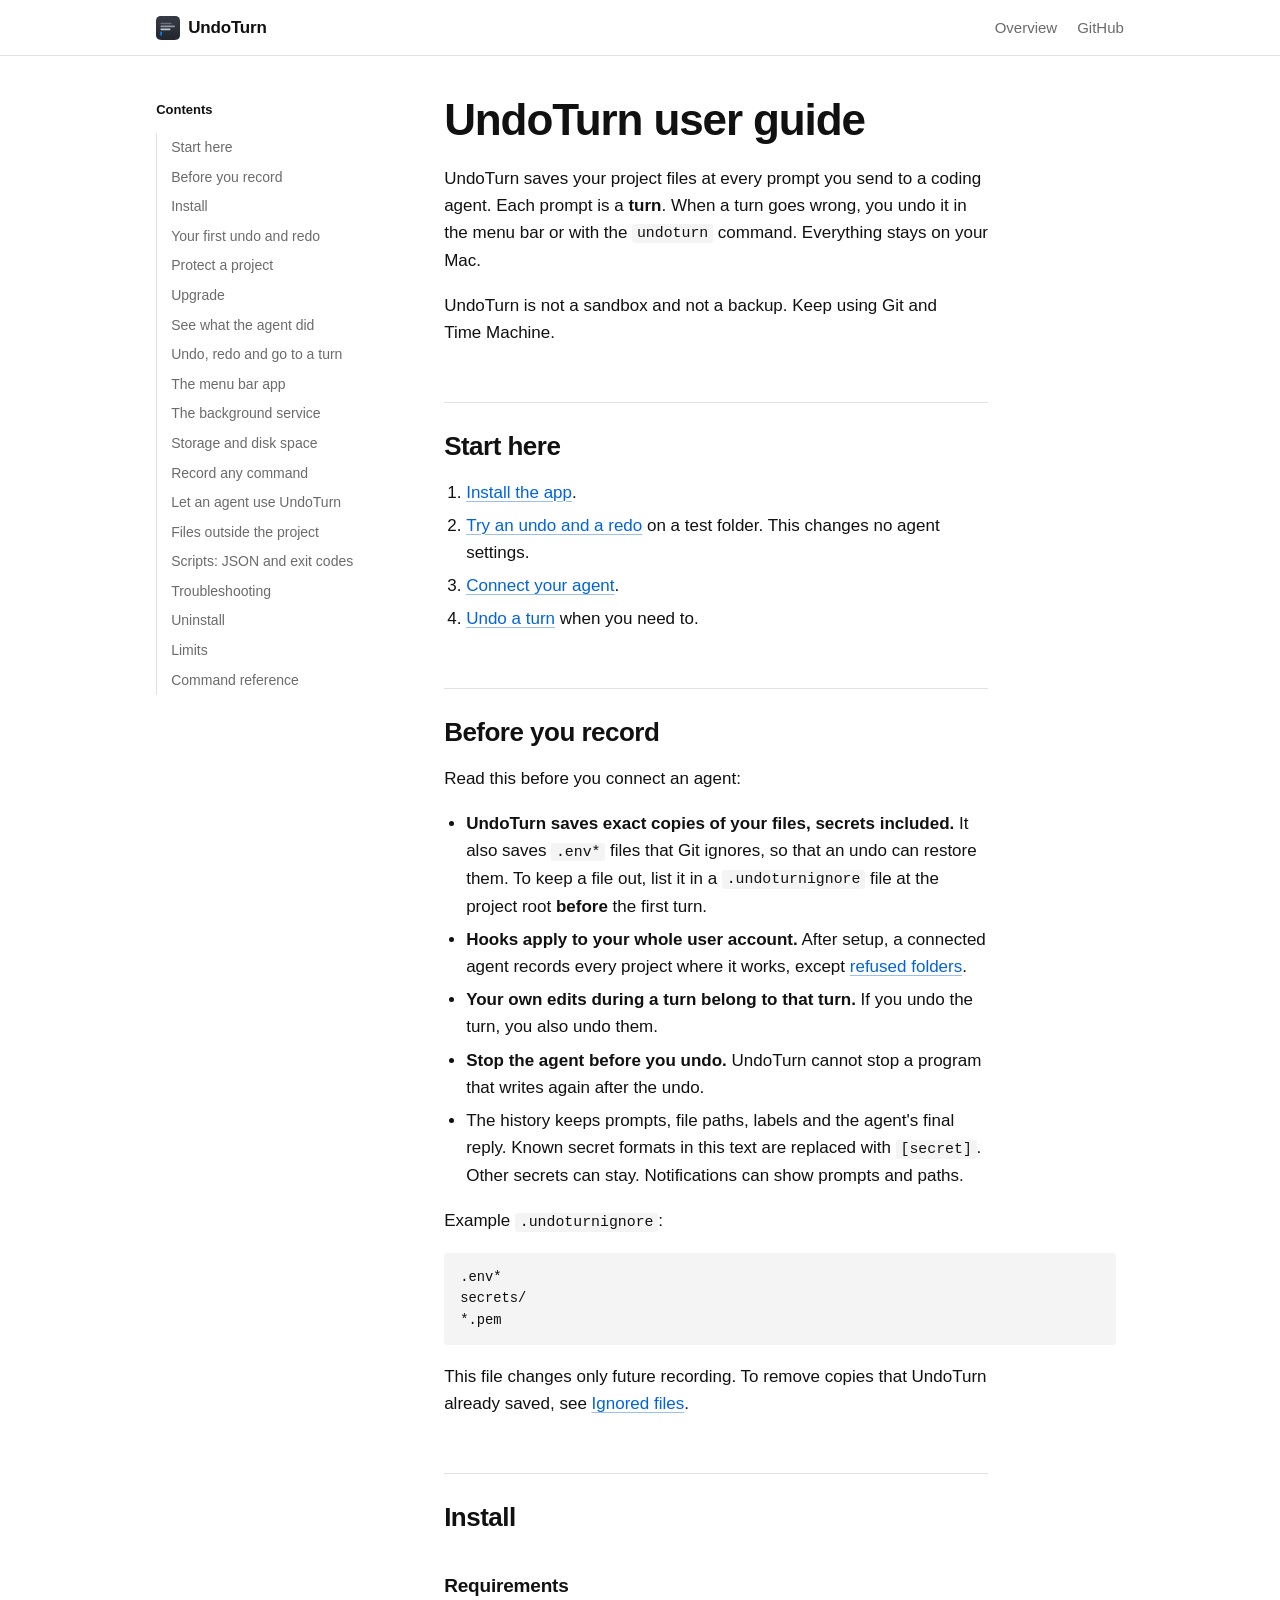
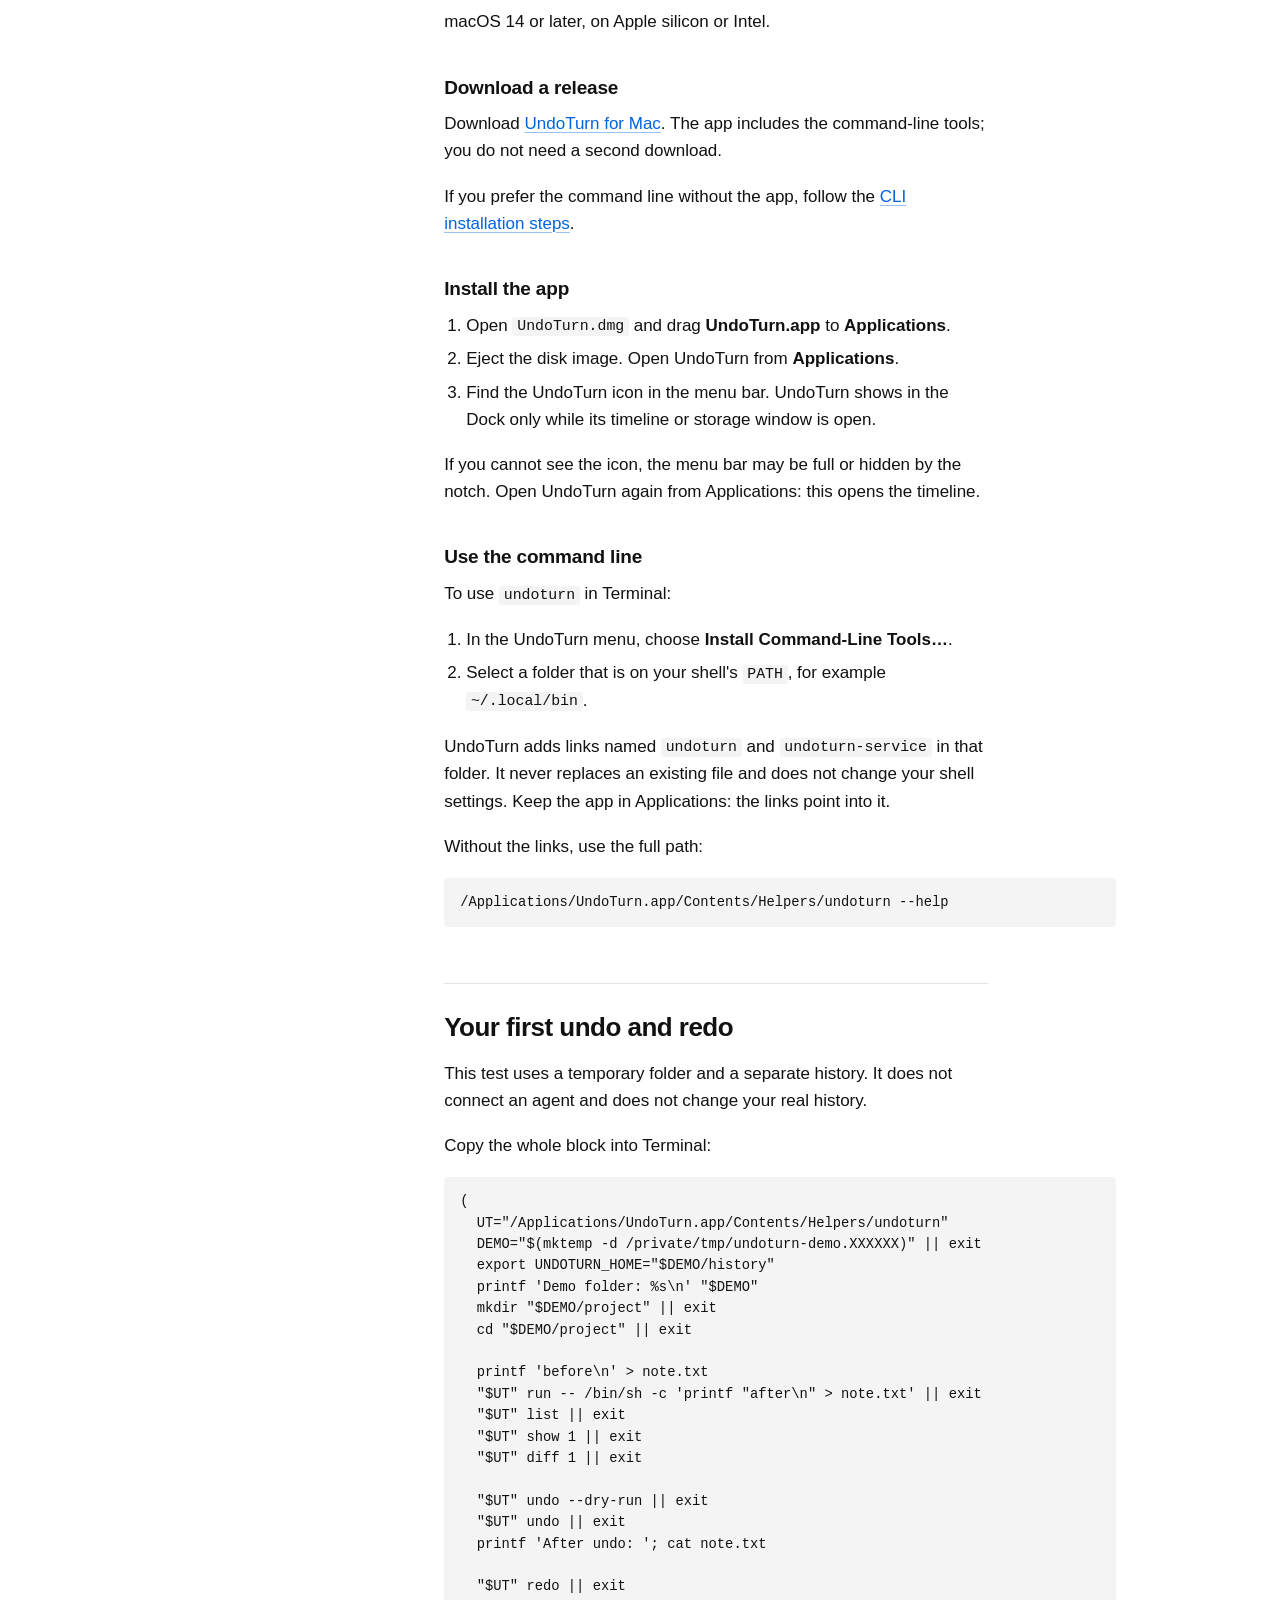
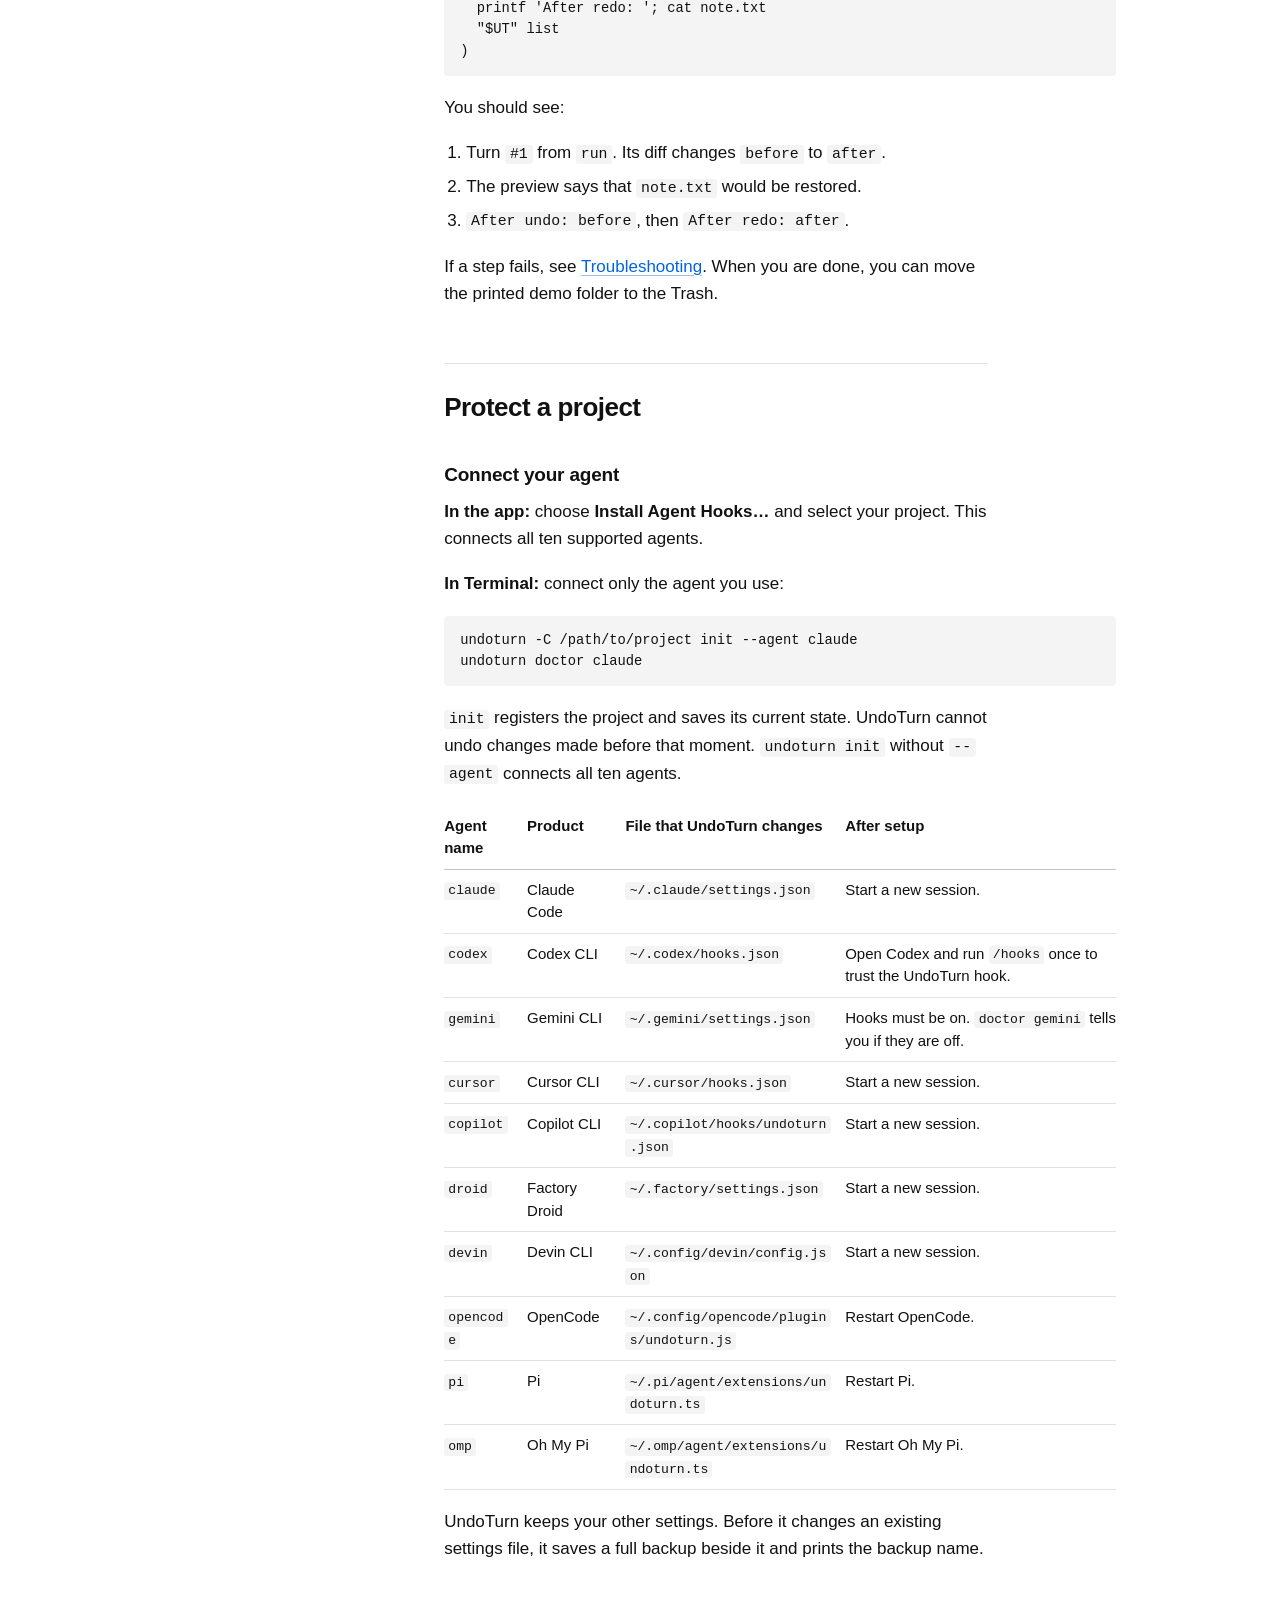
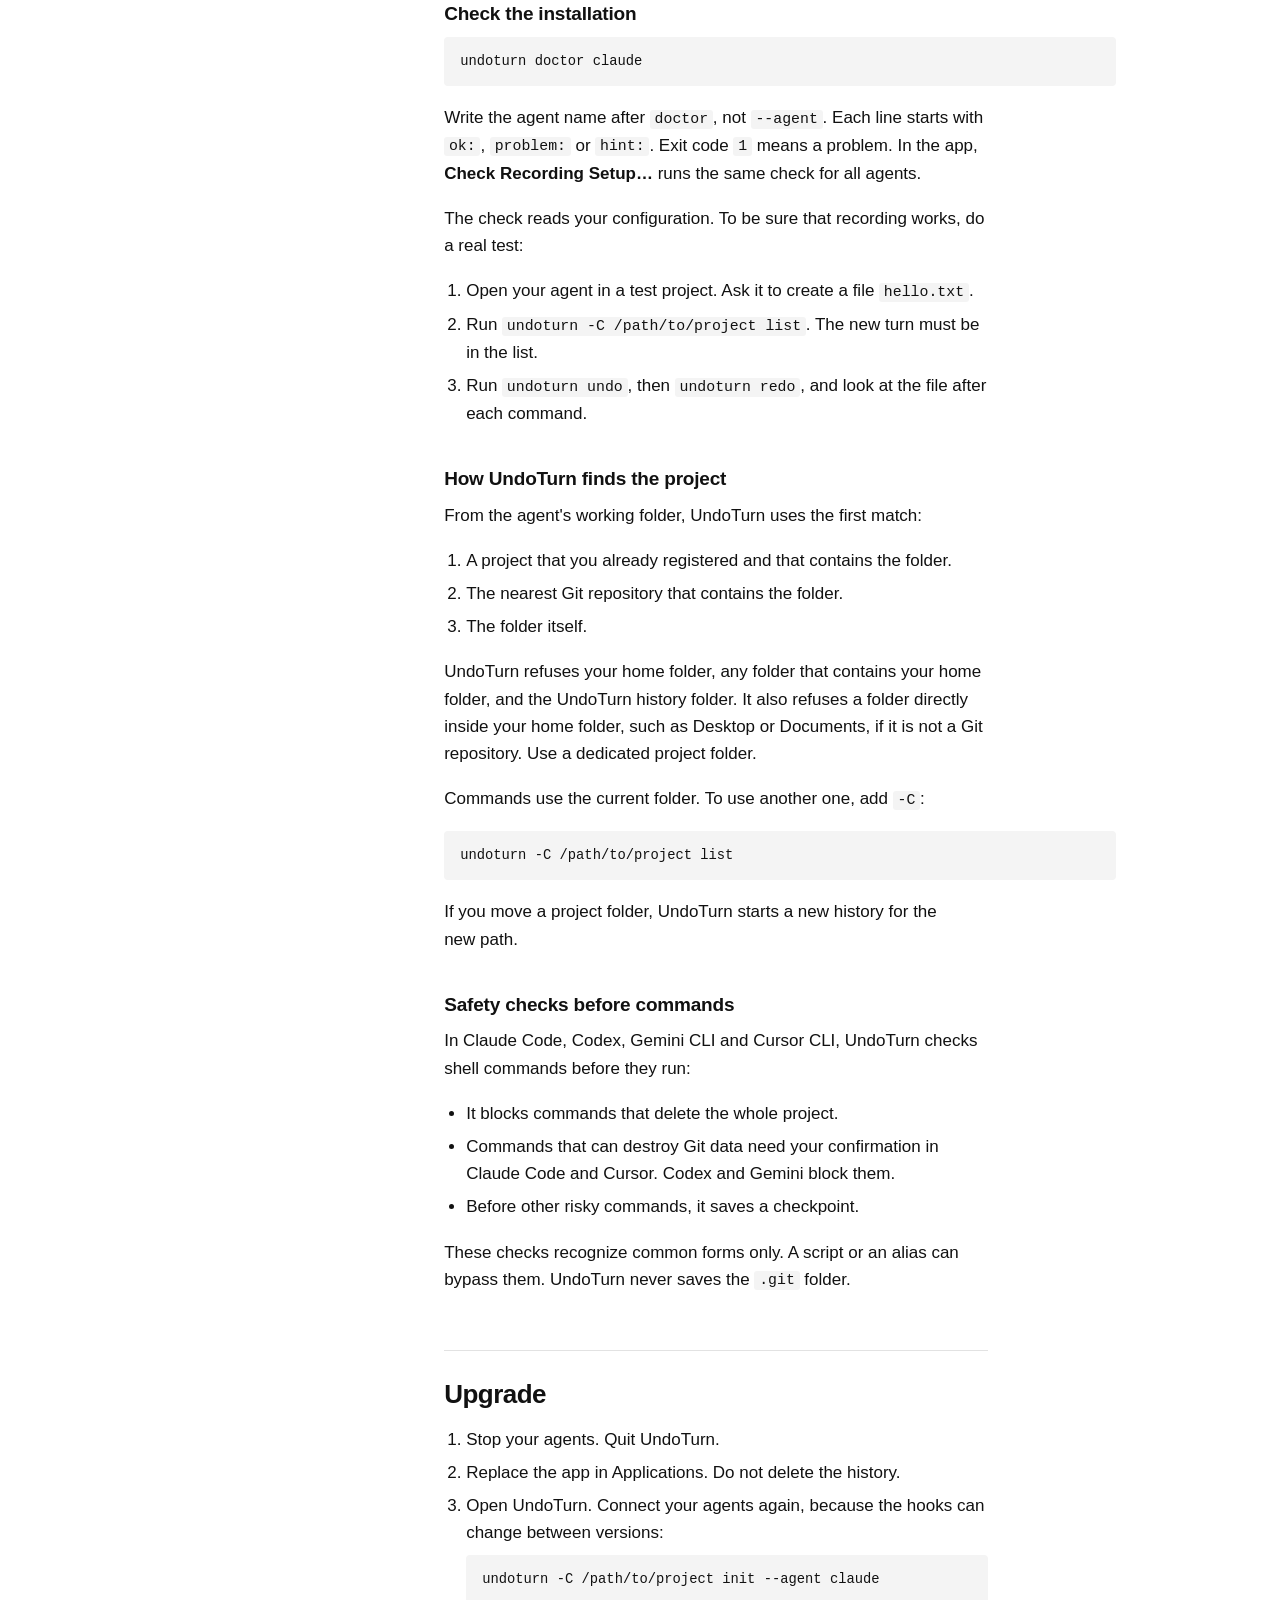
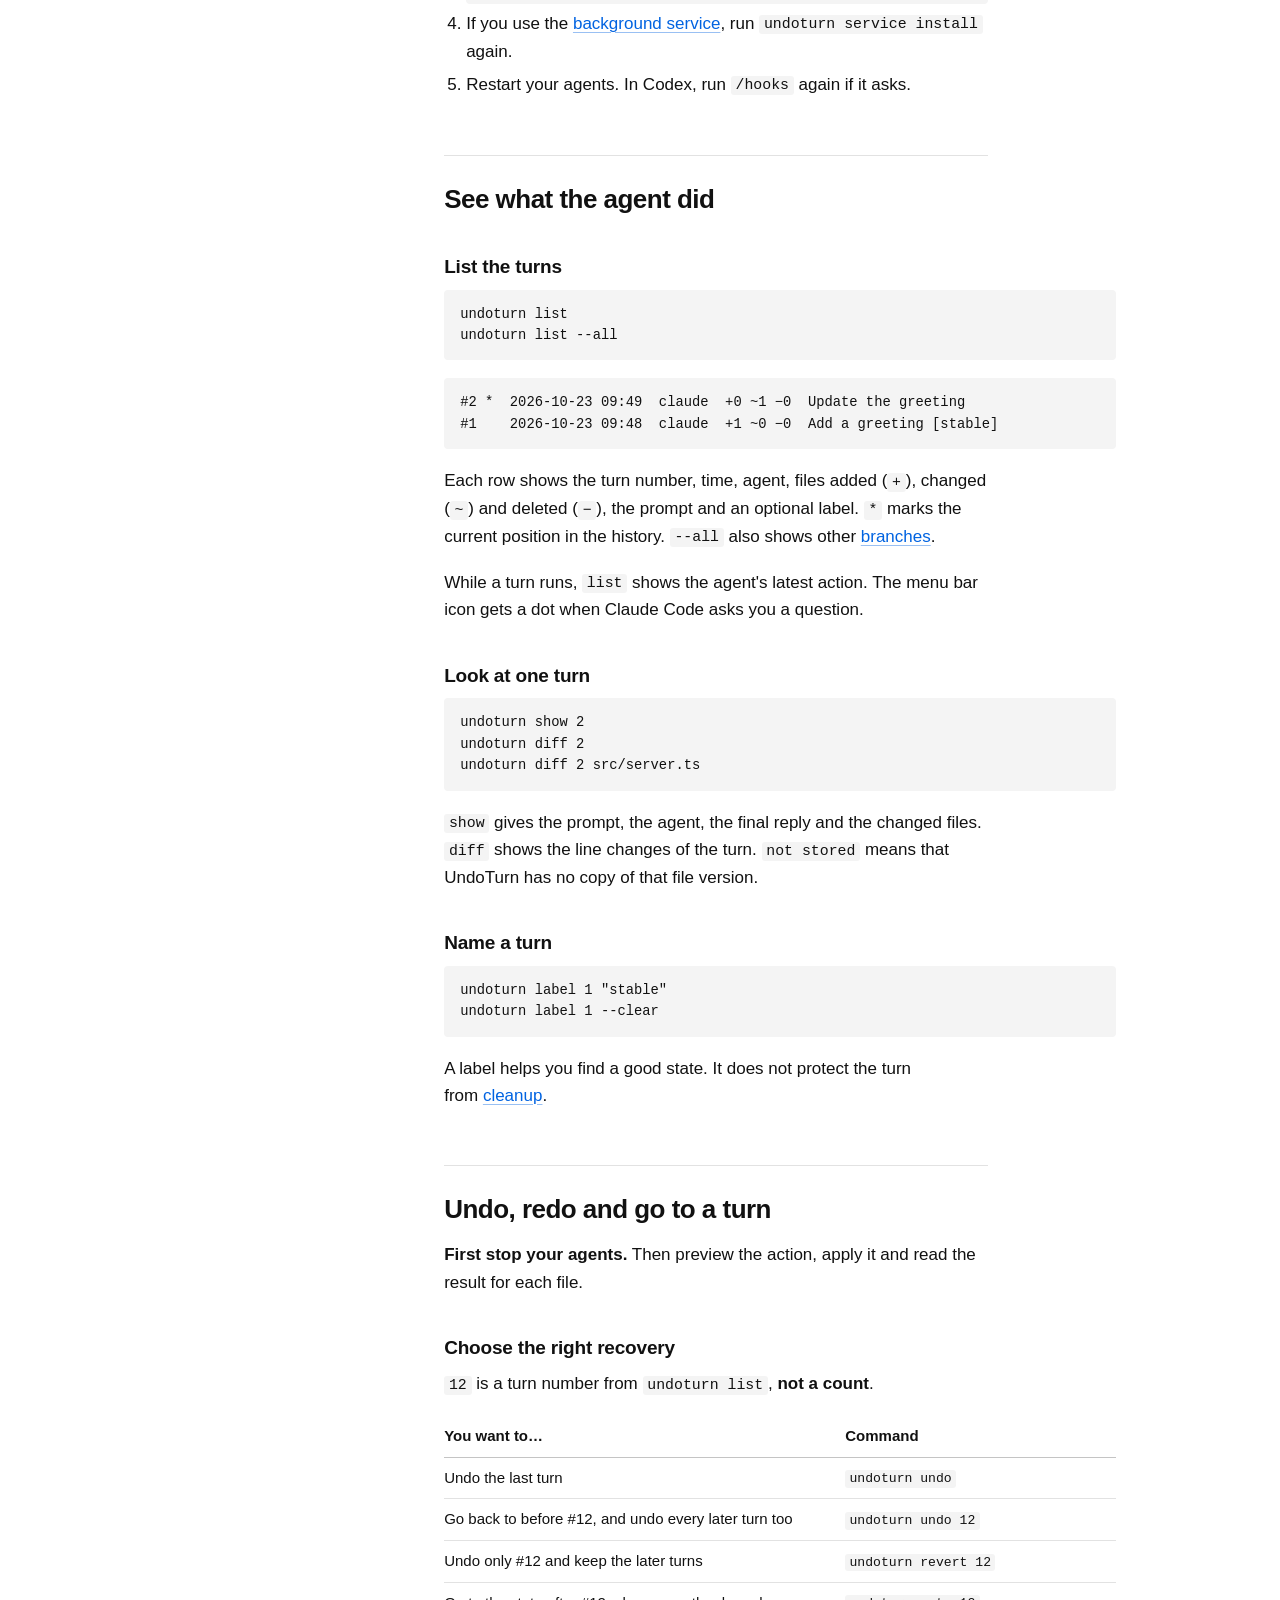
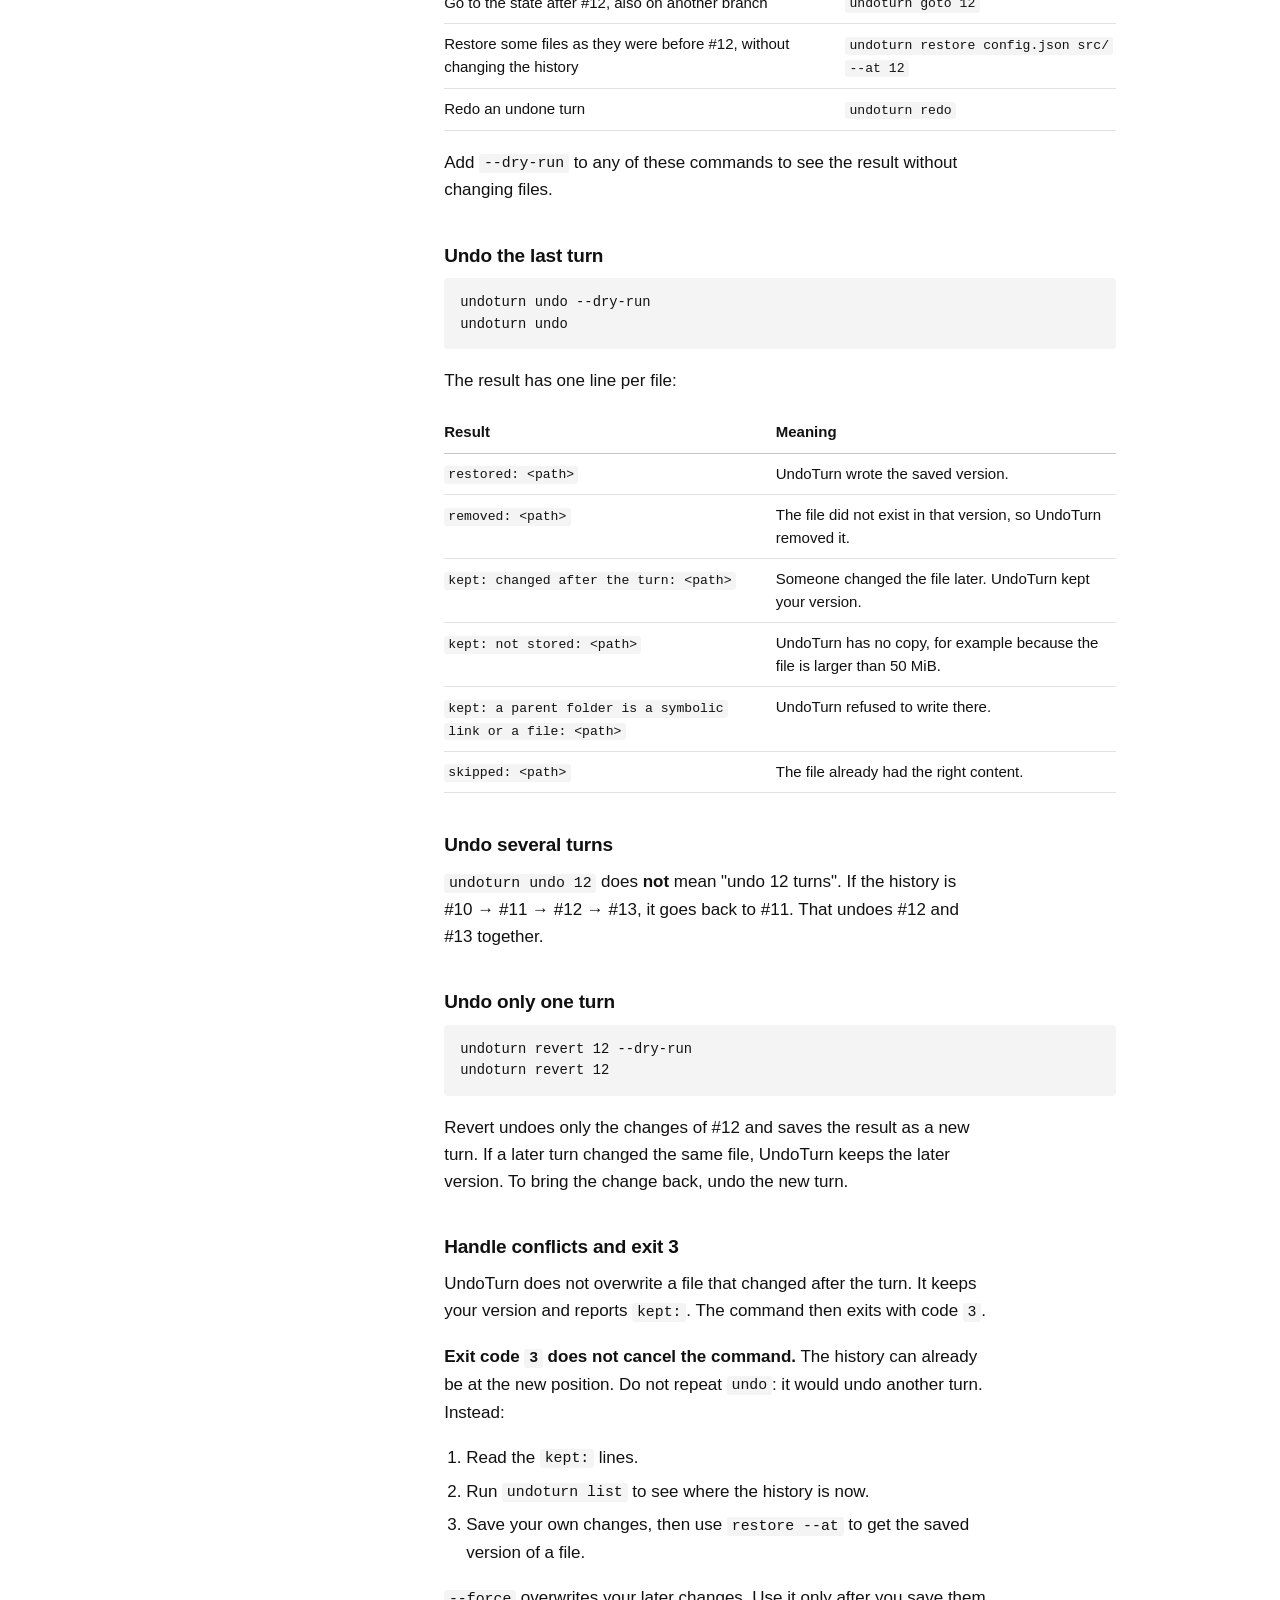
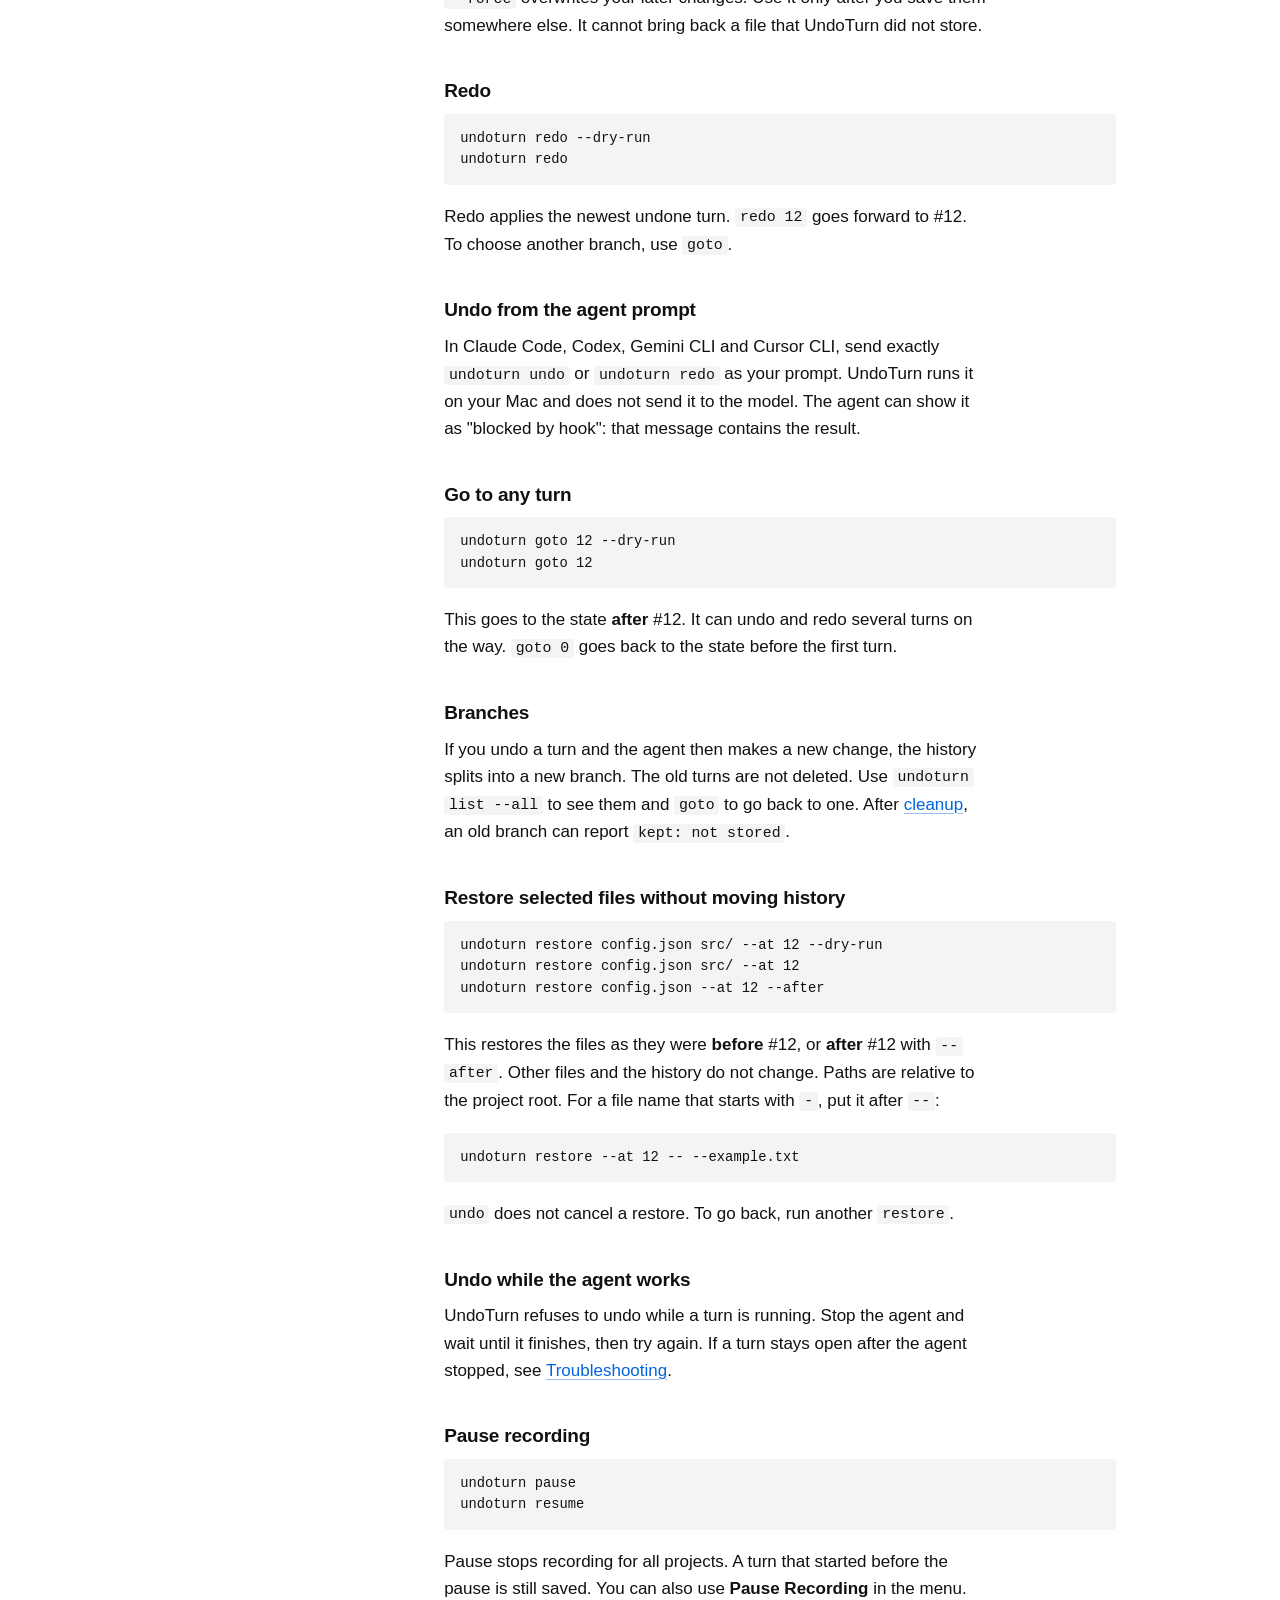
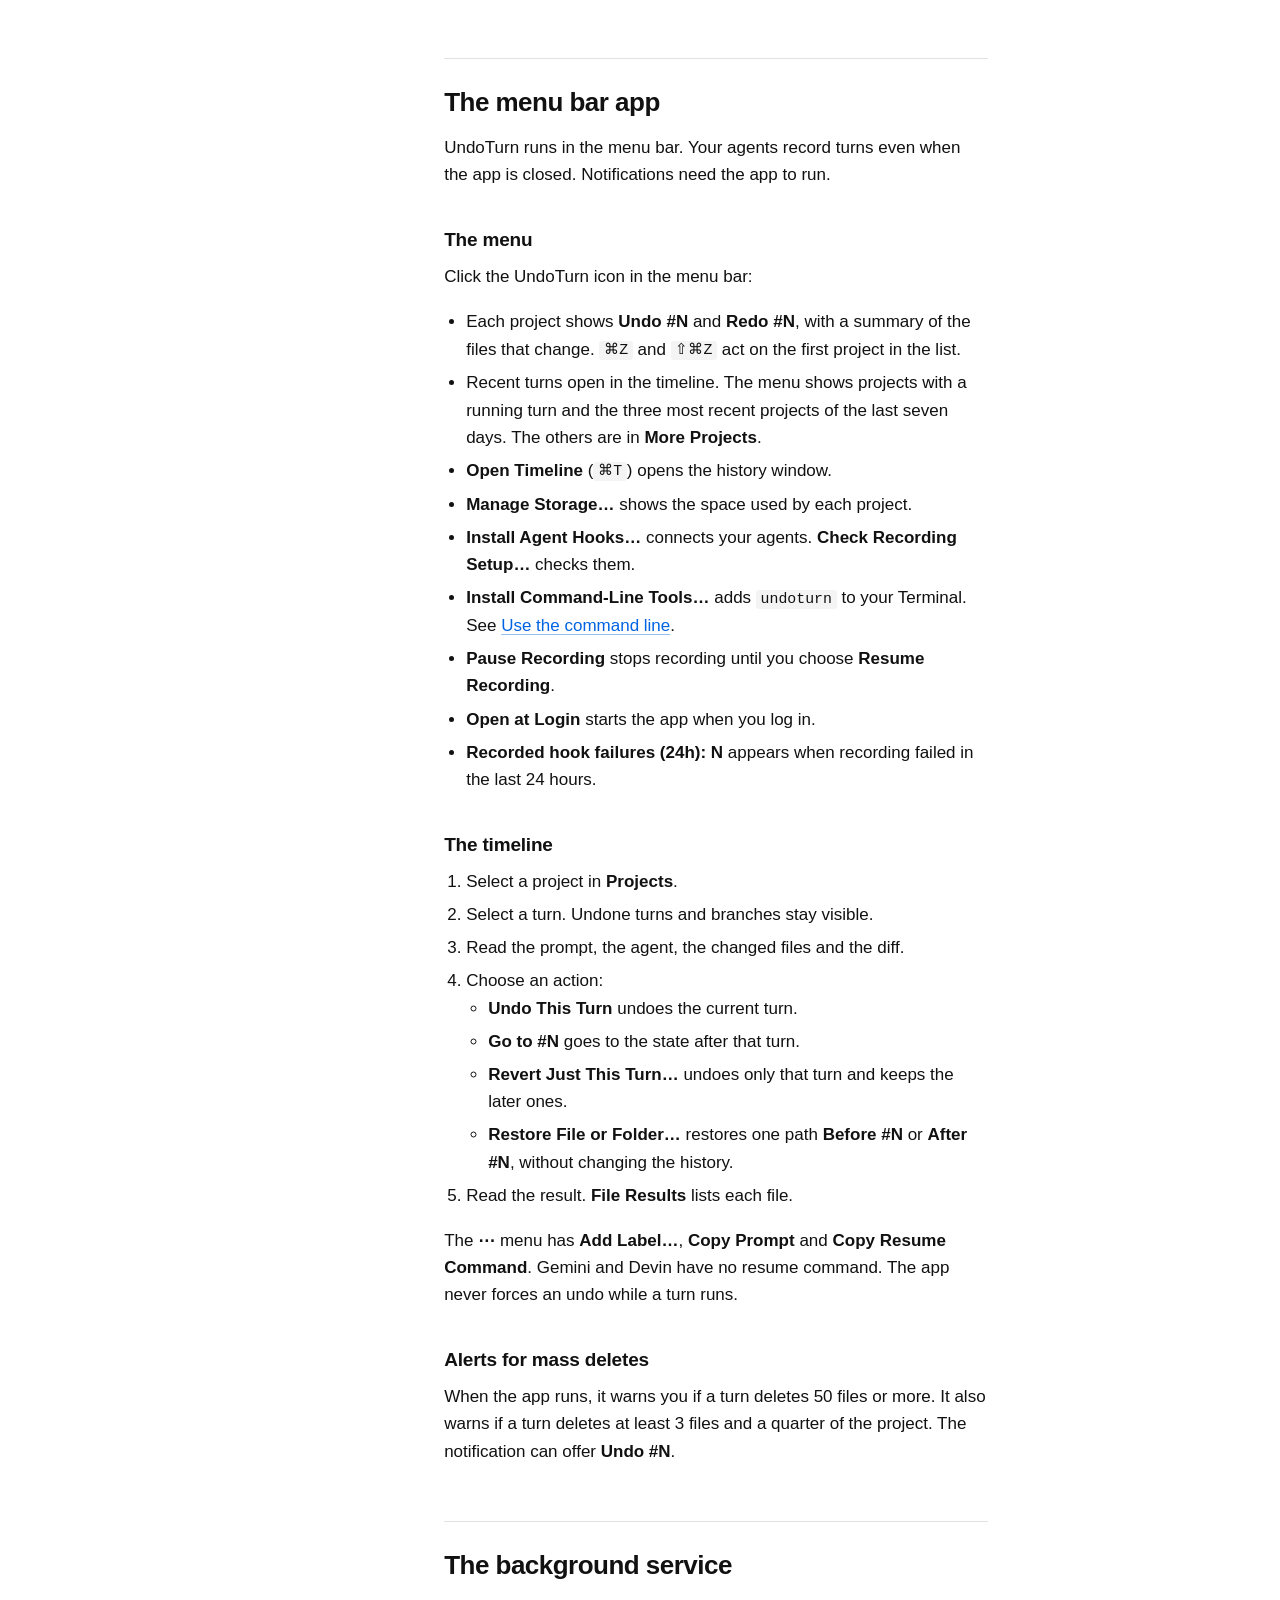
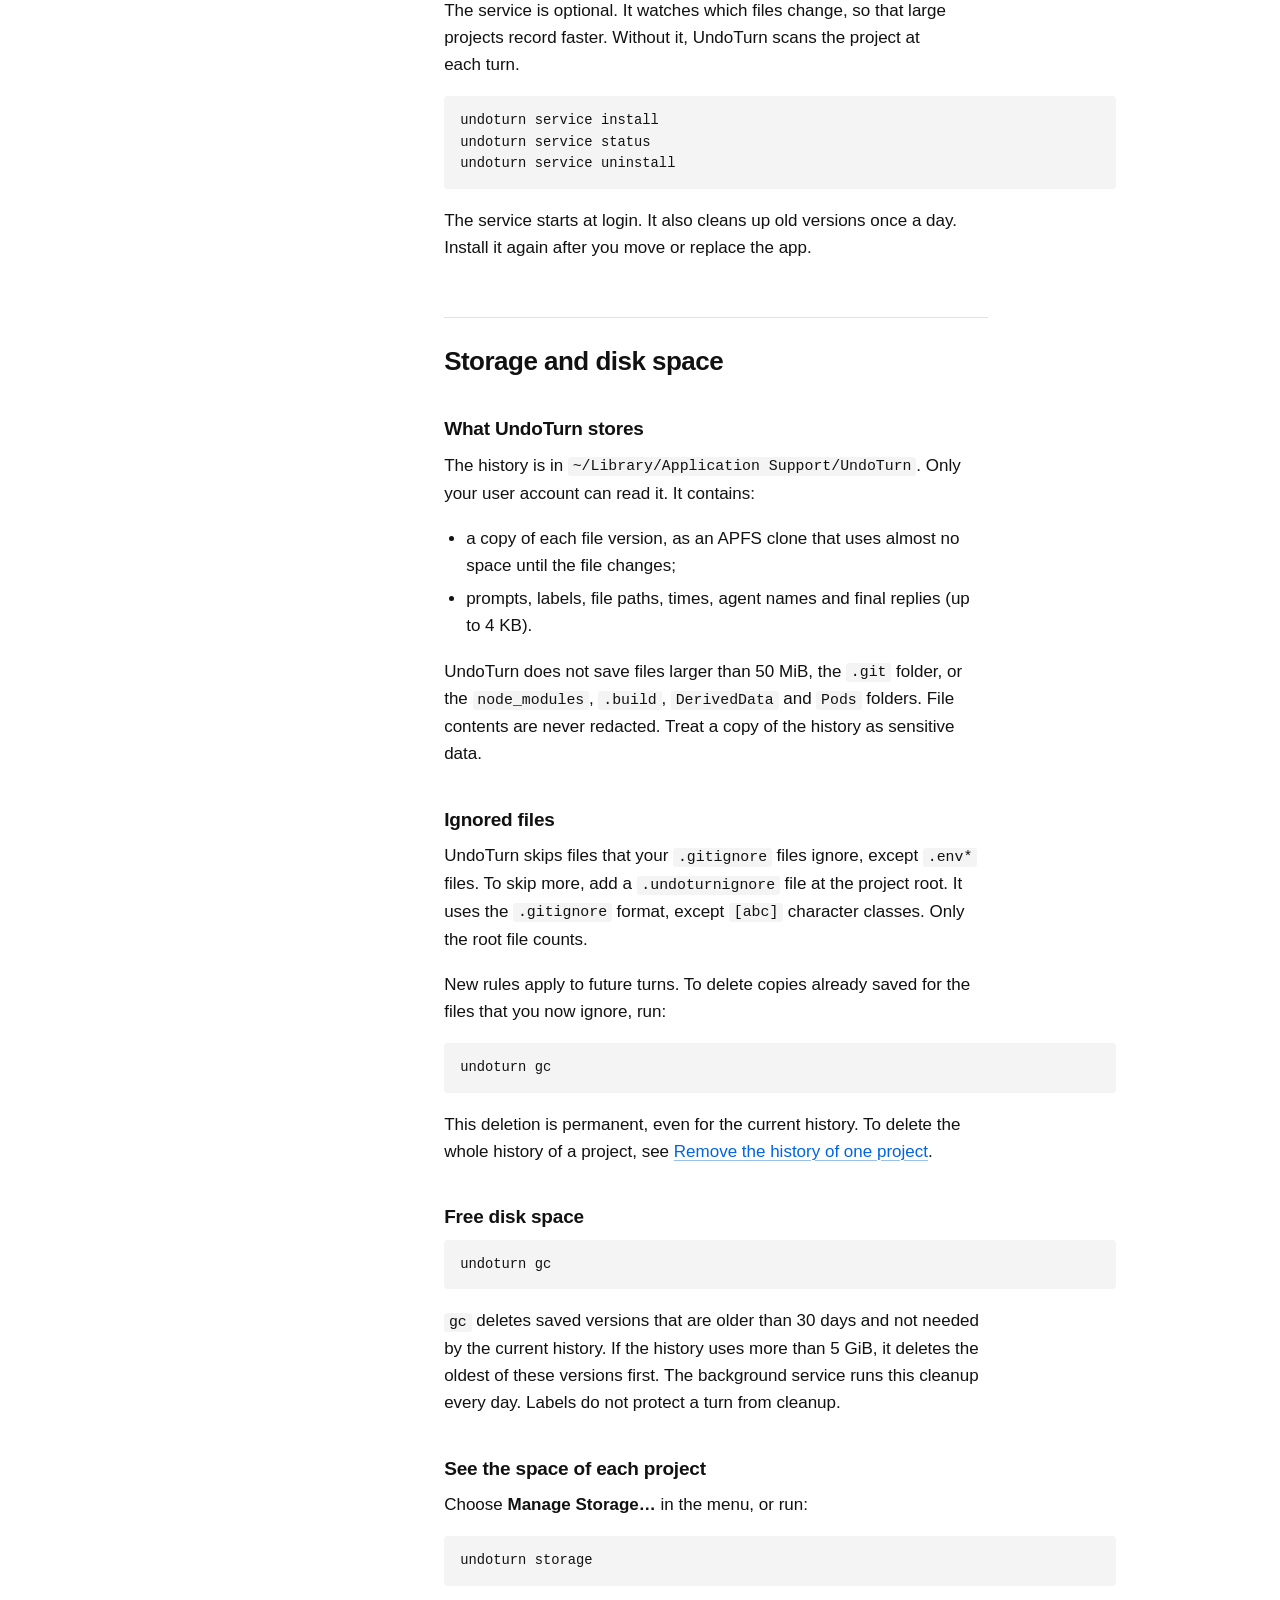
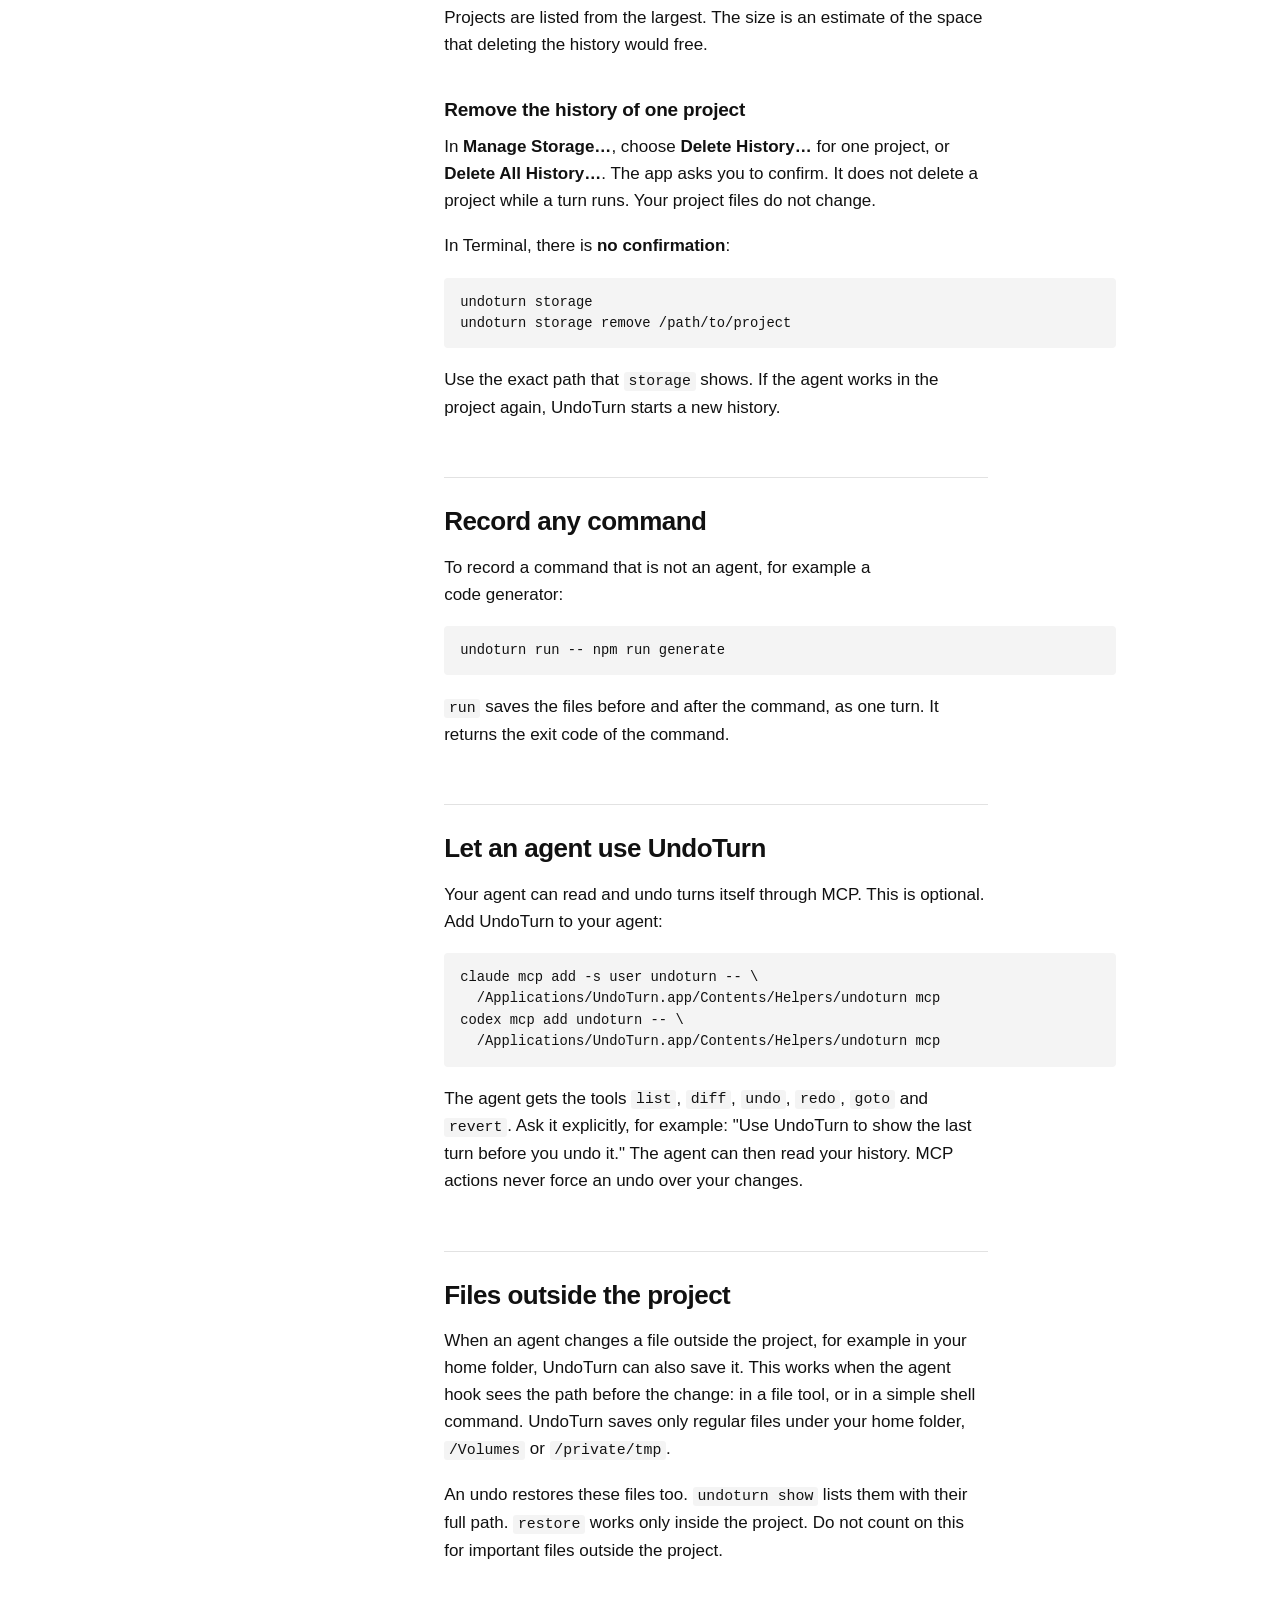
<file: docs/guide.html>
<!doctype html>
<html lang="en">
<head>
<meta charset="utf-8">
<meta name="viewport" content="width=device-width, initial-scale=1">
<title>UndoTurn user guide</title>
<meta name="description" content="Install UndoTurn, record agent turns, and recover files on macOS: setup, commands, recovery choices and limits.">
<meta name="color-scheme" content="light dark">
<meta name="theme-color" content="#ffffff" media="(prefers-color-scheme: light)">
<meta name="theme-color" content="#111111" media="(prefers-color-scheme: dark)">
<link rel="icon" href="images/icon.svg" type="image/svg+xml">
<link rel="stylesheet" href="guide.css">
<script src="guide.js" defer></script>
</head>
<body>
<a class="skip" href="#content">Skip to the guide</a>
<header class="site">
  <a class="wordmark" href="./"><img src="images/icon.svg" width="24" height="24" alt=""> UndoTurn</a>
  <nav aria-label="Site">
    <ul>
      <li><a href="./">Overview</a></li>
      <li><a href="https://github.com/HugoLopes45/undoturn">GitHub</a></li>
    </ul>
  </nav>
</header>
<div class="layout">
  <nav class="rail" aria-labelledby="rail-label">
    <p class="rail__label" id="rail-label">Contents</p>
    <ol>
      <li><a href="#start-here">Start here</a></li>
      <li><a href="#before-you-record">Before you record</a></li>
      <li><a href="#install">Install</a></li>
      <li><a href="#your-first-undo-and-redo">Your first undo and redo</a></li>
      <li><a href="#protect-a-project">Protect a project</a></li>
      <li><a href="#upgrade">Upgrade</a></li>
      <li><a href="#see-what-the-agent-did">See what the agent did</a></li>
      <li><a href="#undo-redo-and-go-to-a-turn">Undo, redo and go to a turn</a></li>
      <li><a href="#the-menu-bar-app">The menu bar app</a></li>
      <li><a href="#the-background-service">The background service</a></li>
      <li><a href="#storage-and-disk-space">Storage and disk space</a></li>
      <li><a href="#record-any-command">Record any command</a></li>
      <li><a href="#let-an-agent-use-undoturn">Let an agent use UndoTurn</a></li>
      <li><a href="#files-outside-the-project">Files outside the project</a></li>
      <li><a href="#scripts-json-and-exit-codes">Scripts: JSON and exit codes</a></li>
      <li><a href="#troubleshooting">Troubleshooting</a></li>
      <li><a href="#uninstall">Uninstall</a></li>
      <li><a href="#limits">Limits</a></li>
      <li><a href="#command-reference">Command reference</a></li>
    </ol>
  </nav>
  <main id="content">
    <h1>UndoTurn user guide</h1>
    <details class="toc">
      <summary>Contents</summary>
      <nav aria-label="Contents">
        <ol>
          <li><a href="#start-here">Start here</a></li>
          <li><a href="#before-you-record">Before you record</a></li>
          <li><a href="#install">Install</a></li>
          <li><a href="#your-first-undo-and-redo">Your first undo and redo</a></li>
          <li><a href="#protect-a-project">Protect a project</a></li>
          <li><a href="#upgrade">Upgrade</a></li>
          <li><a href="#see-what-the-agent-did">See what the agent did</a></li>
          <li><a href="#undo-redo-and-go-to-a-turn">Undo, redo and go to a turn</a></li>
          <li><a href="#the-menu-bar-app">The menu bar app</a></li>
          <li><a href="#the-background-service">The background service</a></li>
          <li><a href="#storage-and-disk-space">Storage and disk space</a></li>
          <li><a href="#record-any-command">Record any command</a></li>
          <li><a href="#let-an-agent-use-undoturn">Let an agent use UndoTurn</a></li>
          <li><a href="#files-outside-the-project">Files outside the project</a></li>
          <li><a href="#scripts-json-and-exit-codes">Scripts: JSON and exit codes</a></li>
          <li><a href="#troubleshooting">Troubleshooting</a></li>
          <li><a href="#uninstall">Uninstall</a></li>
          <li><a href="#limits">Limits</a></li>
          <li><a href="#command-reference">Command reference</a></li>
        </ol>
      </nav>
    </details>
<p>UndoTurn saves your project files at every prompt you send to a coding agent. Each prompt is a <strong>turn</strong>. When a turn goes wrong, you undo it in the menu bar or with the <code>undoturn</code> command. Everything stays on your Mac.</p>
<p>UndoTurn is not a sandbox and not a backup. Keep using Git and Time Machine.</p>
<h2 id="start-here"><a href="#start-here">Start here</a></h2>
<ol type="1">
<li><a href="#install">Install the app</a>.</li>
<li><a href="#your-first-undo-and-redo">Try an undo and a redo</a> on a test folder. This changes no agent settings.</li>
<li><a href="#protect-a-project">Connect your agent</a>.</li>
<li><a href="#undo-redo-and-go-to-a-turn">Undo a turn</a> when you need to.</li>
</ol>
<h2 id="before-you-record"><a href="#before-you-record">Before you record</a></h2>
<p>Read this before you connect an agent:</p>
<ul>
<li><strong>UndoTurn saves exact copies of your files, secrets included.</strong> It also saves <code>.env*</code> files that Git ignores, so that an undo can restore them. To keep a file out, list it in a <code>.undoturnignore</code> file at the project root <strong>before</strong> the first turn.</li>
<li><strong>Hooks apply to your whole user account.</strong> After setup, a connected agent records every project where it works, except <a href="#how-undoturn-finds-the-project">refused folders</a>.</li>
<li><strong>Your own edits during a turn belong to that turn.</strong> If you undo the turn, you also undo them.</li>
<li><strong>Stop the agent before you undo.</strong> UndoTurn cannot stop a program that writes again after the undo.</li>
<li>The history keeps prompts, file paths, labels and the agent's final reply. Known secret formats in this text are replaced with <code>[secret]</code>. Other secrets can stay. Notifications can show prompts and paths.</li>
</ul>
<p>Example <code>.undoturnignore</code>:</p>
<pre class="gitignore" tabindex="0"><code>.env*
secrets/
*.pem</code></pre>
<p>This file changes only future recording. To remove copies that UndoTurn already saved, see <a href="#ignored-files">Ignored files</a>.</p>
<h2 id="install"><a href="#install">Install</a></h2>
<h3 id="requirements"><a href="#requirements">Requirements</a></h3>
<p>macOS 14 or later, on Apple silicon or Intel.</p>
<h3 id="download-a-release"><a href="#download-a-release">Download a release</a></h3>
<p>Download <a href="https://github.com/HugoLopes45/undoturn/releases/latest/download/UndoTurn.dmg">UndoTurn for Mac</a>. The app includes the command-line tools; you do not need a second download.</p>
<p>If you prefer the command line without the app, follow the <a href="https://github.com/HugoLopes45/undoturn#quick-start">CLI installation steps</a>.</p>
<h3 id="install-the-app"><a href="#install-the-app">Install the app</a></h3>
<ol type="1">
<li>Open <code>UndoTurn.dmg</code> and drag <strong>UndoTurn.app</strong> to <strong>Applications</strong>.</li>
<li>Eject the disk image. Open UndoTurn from <strong>Applications</strong>.</li>
<li>Find the UndoTurn icon in the menu bar. UndoTurn shows in the Dock only while its timeline or storage window is open.</li>
</ol>
<p>If you cannot see the icon, the menu bar may be full or hidden by the notch. Open UndoTurn again from Applications: this opens the timeline.</p>
<h3 id="use-the-command-line"><a href="#use-the-command-line">Use the command line</a></h3>
<p>To use <code>undoturn</code> in Terminal:</p>
<ol type="1">
<li>In the UndoTurn menu, choose <strong>Install Command-Line Tools…</strong>.</li>
<li>Select a folder that is on your shell's <code>PATH</code>, for example <code>~/.local/bin</code>.</li>
</ol>
<p>UndoTurn adds links named <code>undoturn</code> and <code>undoturn-service</code> in that folder. It never replaces an existing file and does not change your shell settings. Keep the app in Applications: the links point into it.</p>
<p>Without the links, use the full path:</p>
<pre class="sh" tabindex="0"><code>/Applications/UndoTurn.app/Contents/Helpers/undoturn --help</code></pre>
<h2 id="your-first-undo-and-redo"><a href="#your-first-undo-and-redo">Your first undo and redo</a></h2>
<p>This test uses a temporary folder and a separate history. It does not connect an agent and does not change your real history.</p>
<p>Copy the whole block into Terminal:</p>
<pre class="sh" tabindex="0"><code>(
  UT=&quot;/Applications/UndoTurn.app/Contents/Helpers/undoturn&quot;
  DEMO=&quot;$(mktemp -d /private/tmp/undoturn-demo.XXXXXX)&quot; || exit
  export UNDOTURN_HOME=&quot;$DEMO/history&quot;
  printf &#39;Demo folder: %s\n&#39; &quot;$DEMO&quot;
  mkdir &quot;$DEMO/project&quot; || exit
  cd &quot;$DEMO/project&quot; || exit

  printf &#39;before\n&#39; &gt; note.txt
  &quot;$UT&quot; run -- /bin/sh -c &#39;printf &quot;after\n&quot; &gt; note.txt&#39; || exit
  &quot;$UT&quot; list || exit
  &quot;$UT&quot; show 1 || exit
  &quot;$UT&quot; diff 1 || exit

  &quot;$UT&quot; undo --dry-run || exit
  &quot;$UT&quot; undo || exit
  printf &#39;After undo: &#39;; cat note.txt

  &quot;$UT&quot; redo || exit
  printf &#39;After redo: &#39;; cat note.txt
  &quot;$UT&quot; list
)</code></pre>
<p>You should see:</p>
<ol type="1">
<li>Turn <code>#1</code> from <code>run</code>. Its diff changes <code>before</code> to <code>after</code>.</li>
<li>The preview says that <code>note.txt</code> would be restored.</li>
<li><code>After undo: before</code>, then <code>After redo: after</code>.</li>
</ol>
<p>If a step fails, see <a href="#troubleshooting">Troubleshooting</a>. When you are done, you can move the printed demo folder to the Trash.</p>
<h2 id="protect-a-project"><a href="#protect-a-project">Protect a project</a></h2>
<h3 id="connect-your-agent"><a href="#connect-your-agent">Connect your agent</a></h3>
<p><strong>In the app:</strong> choose <strong>Install Agent Hooks…</strong> and select your project. This connects all ten supported agents.</p>
<p><strong>In Terminal:</strong> connect only the agent you use:</p>
<pre class="sh" tabindex="0"><code>undoturn -C /path/to/project init --agent claude
undoturn doctor claude</code></pre>
<p><code>init</code> registers the project and saves its current state. UndoTurn cannot undo changes made before that moment. <code>undoturn init</code> without <code>--agent</code> connects all ten agents.</p>
<div class="table-scroll stack" tabindex="0">
<table role="table">
<thead role="rowgroup">
<tr role="row">
<th role="columnheader">Agent name</th>
<th role="columnheader">Product</th>
<th role="columnheader">File that UndoTurn changes</th>
<th role="columnheader">After setup</th>
</tr>
</thead>
<tbody role="rowgroup">
<tr role="row">
<td role="cell" data-label="Agent name"><code>claude</code></td>
<td role="cell" data-label="Product">Claude Code</td>
<td role="cell" data-label="File that UndoTurn changes"><code>~/.claude/settings.json</code></td>
<td role="cell" data-label="After setup">Start a new session.</td>
</tr>
<tr role="row">
<td role="cell" data-label="Agent name"><code>codex</code></td>
<td role="cell" data-label="Product">Codex CLI</td>
<td role="cell" data-label="File that UndoTurn changes"><code>~/.codex/hooks.json</code></td>
<td role="cell" data-label="After setup">Open Codex and run <code>/hooks</code> once to trust the UndoTurn hook.</td>
</tr>
<tr role="row">
<td role="cell" data-label="Agent name"><code>gemini</code></td>
<td role="cell" data-label="Product">Gemini CLI</td>
<td role="cell" data-label="File that UndoTurn changes"><code>~/.gemini/settings.json</code></td>
<td role="cell" data-label="After setup">Hooks must be on. <code>doctor gemini</code> tells you if they are off.</td>
</tr>
<tr role="row">
<td role="cell" data-label="Agent name"><code>cursor</code></td>
<td role="cell" data-label="Product">Cursor CLI</td>
<td role="cell" data-label="File that UndoTurn changes"><code>~/.cursor/hooks.json</code></td>
<td role="cell" data-label="After setup">Start a new session.</td>
</tr>
<tr role="row">
<td role="cell" data-label="Agent name"><code>copilot</code></td>
<td role="cell" data-label="Product">Copilot CLI</td>
<td role="cell" data-label="File that UndoTurn changes"><code>~/.copilot/hooks/undoturn.json</code></td>
<td role="cell" data-label="After setup">Start a new session.</td>
</tr>
<tr role="row">
<td role="cell" data-label="Agent name"><code>droid</code></td>
<td role="cell" data-label="Product">Factory Droid</td>
<td role="cell" data-label="File that UndoTurn changes"><code>~/.factory/settings.json</code></td>
<td role="cell" data-label="After setup">Start a new session.</td>
</tr>
<tr role="row">
<td role="cell" data-label="Agent name"><code>devin</code></td>
<td role="cell" data-label="Product">Devin CLI</td>
<td role="cell" data-label="File that UndoTurn changes"><code>~/.config/devin/config.json</code></td>
<td role="cell" data-label="After setup">Start a new session.</td>
</tr>
<tr role="row">
<td role="cell" data-label="Agent name"><code>opencode</code></td>
<td role="cell" data-label="Product">OpenCode</td>
<td role="cell" data-label="File that UndoTurn changes"><code>~/.config/opencode/plugins/undoturn.js</code></td>
<td role="cell" data-label="After setup">Restart OpenCode.</td>
</tr>
<tr role="row">
<td role="cell" data-label="Agent name"><code>pi</code></td>
<td role="cell" data-label="Product">Pi</td>
<td role="cell" data-label="File that UndoTurn changes"><code>~/.pi/agent/extensions/undoturn.ts</code></td>
<td role="cell" data-label="After setup">Restart Pi.</td>
</tr>
<tr role="row">
<td role="cell" data-label="Agent name"><code>omp</code></td>
<td role="cell" data-label="Product">Oh My Pi</td>
<td role="cell" data-label="File that UndoTurn changes"><code>~/.omp/agent/extensions/undoturn.ts</code></td>
<td role="cell" data-label="After setup">Restart Oh My Pi.</td>
</tr>
</tbody>
</table>
</div>
<p>UndoTurn keeps your other settings. Before it changes an existing settings file, it saves a full backup beside it and prints the backup name.</p>
<h3 id="check-the-installation"><a href="#check-the-installation">Check the installation</a></h3>
<pre class="sh" tabindex="0"><code>undoturn doctor claude</code></pre>
<p>Write the agent name after <code>doctor</code>, not <code>--agent</code>. Each line starts with <code>ok:</code>, <code>problem:</code> or <code>hint:</code>. Exit code <code>1</code> means a problem. In the app, <strong>Check Recording Setup…</strong> runs the same check for all agents.</p>
<p>The check reads your configuration. To be sure that recording works, do a real test:</p>
<ol type="1">
<li>Open your agent in a test project. Ask it to create a file <code>hello.txt</code>.</li>
<li>Run <code>undoturn -C /path/to/project list</code>. The new turn must be in the list.</li>
<li>Run <code>undoturn undo</code>, then <code>undoturn redo</code>, and look at the file after each command.</li>
</ol>
<h3 id="how-undoturn-finds-the-project"><a href="#how-undoturn-finds-the-project">How UndoTurn finds the project</a></h3>
<p>From the agent's working folder, UndoTurn uses the first match:</p>
<ol type="1">
<li>A project that you already registered and that contains the folder.</li>
<li>The nearest Git repository that contains the folder.</li>
<li>The folder itself.</li>
</ol>
<p>UndoTurn refuses your home folder, any folder that contains your home folder, and the UndoTurn history folder. It also refuses a folder directly inside your home folder, such as Desktop or Documents, if it is not a Git repository. Use a dedicated project folder.</p>
<p>Commands use the current folder. To use another one, add <code>-C</code>:</p>
<pre class="sh" tabindex="0"><code>undoturn -C /path/to/project list</code></pre>
<p>If you move a project folder, UndoTurn starts a new history for the new path.</p>
<h3 id="safety-checks-before-commands"><a href="#safety-checks-before-commands">Safety checks before commands</a></h3>
<p>In Claude Code, Codex, Gemini CLI and Cursor CLI, UndoTurn checks shell commands before they run:</p>
<ul>
<li>It blocks commands that delete the whole project.</li>
<li>Commands that can destroy Git data need your confirmation in Claude Code and Cursor. Codex and Gemini block them.</li>
<li>Before other risky commands, it saves a checkpoint.</li>
</ul>
<p>These checks recognize common forms only. A script or an alias can bypass them. UndoTurn never saves the <code>.git</code> folder.</p>
<h2 id="upgrade"><a href="#upgrade">Upgrade</a></h2>
<ol type="1">
<li><p>Stop your agents. Quit UndoTurn.</p></li>
<li><p>Replace the app in Applications. Do not delete the history.</p></li>
<li><p>Open UndoTurn. Connect your agents again, because the hooks can change between versions:</p>
<pre class="sh" tabindex="0"><code>undoturn -C /path/to/project init --agent claude</code></pre></li>
<li><p>If you use the <a href="#the-background-service">background service</a>, run <code>undoturn service install</code> again.</p></li>
<li><p>Restart your agents. In Codex, run <code>/hooks</code> again if it asks.</p></li>
</ol>
<h2 id="see-what-the-agent-did"><a href="#see-what-the-agent-did">See what the agent did</a></h2>
<h3 id="list-the-turns"><a href="#list-the-turns">List the turns</a></h3>
<pre class="sh" tabindex="0"><code>undoturn list
undoturn list --all</code></pre>
<pre class="text" tabindex="0"><code>#2 *  2026-10-23 09:49  claude  +0 ~1 −0  Update the greeting
#1    2026-10-23 09:48  claude  +1 ~0 −0  Add a greeting [stable]</code></pre>
<p>Each row shows the turn number, time, agent, files added (<code>+</code>), changed (<code>~</code>) and deleted (<code>−</code>), the prompt and an optional label. <code>*</code> marks the current position in the history. <code>--all</code> also shows other <a href="#branches">branches</a>.</p>
<p>While a turn runs, <code>list</code> shows the agent's latest action. The menu bar icon gets a dot when Claude Code asks you a question.</p>
<h3 id="look-at-one-turn"><a href="#look-at-one-turn">Look at one turn</a></h3>
<pre class="sh" tabindex="0"><code>undoturn show 2
undoturn diff 2
undoturn diff 2 src/server.ts</code></pre>
<p><code>show</code> gives the prompt, the agent, the final reply and the changed files. <code>diff</code> shows the line changes of the turn. <code>not stored</code> means that UndoTurn has no copy of that file version.</p>
<h3 id="name-a-turn"><a href="#name-a-turn">Name a turn</a></h3>
<pre class="sh" tabindex="0"><code>undoturn label 1 &quot;stable&quot;
undoturn label 1 --clear</code></pre>
<p>A label helps you find a good state. It does not protect the turn from <a href="#free-disk-space">cleanup</a>.</p>
<h2 id="undo-redo-and-go-to-a-turn"><a href="#undo-redo-and-go-to-a-turn">Undo, redo and go to a turn</a></h2>
<p><strong>First stop your agents.</strong> Then preview the action, apply it and read the result for each file.</p>
<h3 id="choose-the-right-recovery"><a href="#choose-the-right-recovery">Choose the right recovery</a></h3>
<p><code>12</code> is a turn number from <code>undoturn list</code>, <strong>not a count</strong>.</p>
<div class="table-scroll" tabindex="0">
<table>
<thead>
<tr>
<th>You want to…</th>
<th>Command</th>
</tr>
</thead>
<tbody>
<tr>
<td>Undo the last turn</td>
<td><code>undoturn undo</code></td>
</tr>
<tr>
<td>Go back to before #12, and undo every later turn too</td>
<td><code>undoturn undo 12</code></td>
</tr>
<tr>
<td>Undo only #12 and keep the later turns</td>
<td><code>undoturn revert 12</code></td>
</tr>
<tr>
<td>Go to the state after #12, also on another branch</td>
<td><code>undoturn goto 12</code></td>
</tr>
<tr>
<td>Restore some files as they were before #12, without changing the history</td>
<td><code>undoturn restore config.json src/ --at 12</code></td>
</tr>
<tr>
<td>Redo an undone turn</td>
<td><code>undoturn redo</code></td>
</tr>
</tbody>
</table>
</div>
<p>Add <code>--dry-run</code> to any of these commands to see the result without changing files.</p>
<h3 id="undo-the-last-turn"><a href="#undo-the-last-turn">Undo the last turn</a></h3>
<pre class="sh" tabindex="0"><code>undoturn undo --dry-run
undoturn undo</code></pre>
<p>The result has one line per file:</p>
<div class="table-scroll" tabindex="0">
<table>
<thead>
<tr>
<th>Result</th>
<th>Meaning</th>
</tr>
</thead>
<tbody>
<tr>
<td><code>restored: &lt;path&gt;</code></td>
<td>UndoTurn wrote the saved version.</td>
</tr>
<tr>
<td><code>removed: &lt;path&gt;</code></td>
<td>The file did not exist in that version, so UndoTurn removed it.</td>
</tr>
<tr>
<td><code>kept: changed after the turn: &lt;path&gt;</code></td>
<td>Someone changed the file later. UndoTurn kept your version.</td>
</tr>
<tr>
<td><code>kept: not stored: &lt;path&gt;</code></td>
<td>UndoTurn has no copy, for example because the file is larger than 50 MiB.</td>
</tr>
<tr>
<td><code>kept: a parent folder is a symbolic link or a file: &lt;path&gt;</code></td>
<td>UndoTurn refused to write there.</td>
</tr>
<tr>
<td><code>skipped: &lt;path&gt;</code></td>
<td>The file already had the right content.</td>
</tr>
</tbody>
</table>
</div>
<h3 id="undo-several-turns"><a href="#undo-several-turns">Undo several turns</a></h3>
<p><code>undoturn undo 12</code> does <strong>not</strong> mean "undo 12 turns". If the history is #10 → #11 → #12 → #13, it goes back to #11. That undoes #12 and #13 together.</p>
<h3 id="undo-only-one-turn"><a href="#undo-only-one-turn">Undo only one turn</a></h3>
<pre class="sh" tabindex="0"><code>undoturn revert 12 --dry-run
undoturn revert 12</code></pre>
<p>Revert undoes only the changes of #12 and saves the result as a new turn. If a later turn changed the same file, UndoTurn keeps the later version. To bring the change back, undo the new turn.</p>
<p><a id="your-edits-are-safe"></a></p>
<h3 id="handle-conflicts-and-exit-3"><a href="#handle-conflicts-and-exit-3">Handle conflicts and exit 3</a></h3>
<p>UndoTurn does not overwrite a file that changed after the turn. It keeps your version and reports <code>kept:</code>. The command then exits with code <code>3</code>.</p>
<p><strong>Exit code <code>3</code> does not cancel the command.</strong> The history can already be at the new position. Do not repeat <code>undo</code>: it would undo another turn. Instead:</p>
<ol type="1">
<li>Read the <code>kept:</code> lines.</li>
<li>Run <code>undoturn list</code> to see where the history is now.</li>
<li>Save your own changes, then use <code>restore --at</code> to get the saved version of a file.</li>
</ol>
<p><code>--force</code> overwrites your later changes. Use it only after you save them somewhere else. It cannot bring back a file that UndoTurn did not store.</p>
<h3 id="redo"><a href="#redo">Redo</a></h3>
<pre class="sh" tabindex="0"><code>undoturn redo --dry-run
undoturn redo</code></pre>
<p>Redo applies the newest undone turn. <code>redo 12</code> goes forward to #12. To choose another branch, use <code>goto</code>.</p>
<h3 id="undo-from-the-agent-prompt"><a href="#undo-from-the-agent-prompt">Undo from the agent prompt</a></h3>
<p>In Claude Code, Codex, Gemini CLI and Cursor CLI, send exactly <code>undoturn undo</code> or <code>undoturn redo</code> as your prompt. UndoTurn runs it on your Mac and does not send it to the model. The agent can show it as "blocked by hook": that message contains the result.</p>
<h3 id="go-to-any-turn"><a href="#go-to-any-turn">Go to any turn</a></h3>
<pre class="sh" tabindex="0"><code>undoturn goto 12 --dry-run
undoturn goto 12</code></pre>
<p>This goes to the state <strong>after</strong> #12. It can undo and redo several turns on the way. <code>goto 0</code> goes back to the state before the first turn.</p>
<h3 id="branches"><a href="#branches">Branches</a></h3>
<p>If you undo a turn and the agent then makes a new change, the history splits into a new branch. The old turns are not deleted. Use <code>undoturn list --all</code> to see them and <code>goto</code> to go back to one. After <a href="#free-disk-space">cleanup</a>, an old branch can report <code>kept: not stored</code>.</p>
<h3 id="restore-selected-files-without-moving-history"><a href="#restore-selected-files-without-moving-history">Restore selected files without moving history</a></h3>
<pre class="sh" tabindex="0"><code>undoturn restore config.json src/ --at 12 --dry-run
undoturn restore config.json src/ --at 12
undoturn restore config.json --at 12 --after</code></pre>
<p>This restores the files as they were <strong>before</strong> #12, or <strong>after</strong> #12 with <code>--after</code>. Other files and the history do not change. Paths are relative to the project root. For a file name that starts with <code>-</code>, put it after <code>--</code>:</p>
<pre class="sh" tabindex="0"><code>undoturn restore --at 12 -- --example.txt</code></pre>
<p><code>undo</code> does not cancel a restore. To go back, run another <code>restore</code>.</p>
<h3 id="undo-while-the-agent-works"><a href="#undo-while-the-agent-works">Undo while the agent works</a></h3>
<p>UndoTurn refuses to undo while a turn is running. Stop the agent and wait until it finishes, then try again. If a turn stays open after the agent stopped, see <a href="#troubleshooting">Troubleshooting</a>.</p>
<h3 id="pause-recording"><a href="#pause-recording">Pause recording</a></h3>
<pre class="sh" tabindex="0"><code>undoturn pause
undoturn resume</code></pre>
<p>Pause stops recording for all projects. A turn that started before the pause is still saved. You can also use <strong>Pause Recording</strong> in the menu.</p>
<h2 id="the-menu-bar-app"><a href="#the-menu-bar-app">The menu bar app</a></h2>
<p>UndoTurn runs in the menu bar. Your agents record turns even when the app is closed. Notifications need the app to run.</p>
<h3 id="the-menu"><a href="#the-menu">The menu</a></h3>
<p>Click the UndoTurn icon in the menu bar:</p>
<ul>
<li>Each project shows <strong>Undo #N</strong> and <strong>Redo #N</strong>, with a summary of the files that change. <code>⌘Z</code> and <code>⇧⌘Z</code> act on the first project in the list.</li>
<li>Recent turns open in the timeline. The menu shows projects with a running turn and the three most recent projects of the last seven days. The others are in <strong>More Projects</strong>.</li>
<li><strong>Open Timeline</strong> (<code>⌘T</code>) opens the history window.</li>
<li><strong>Manage Storage…</strong> shows the space used by each project.</li>
<li><strong>Install Agent Hooks…</strong> connects your agents. <strong>Check Recording Setup…</strong> checks them.</li>
<li><strong>Install Command-Line Tools…</strong> adds <code>undoturn</code> to your Terminal. See <a href="#use-the-command-line">Use the command line</a>.</li>
<li><strong>Pause Recording</strong> stops recording until you choose <strong>Resume Recording</strong>.</li>
<li><strong>Open at Login</strong> starts the app when you log in.</li>
<li><strong>Recorded hook failures (24h): N</strong> appears when recording failed in the last 24 hours.</li>
</ul>
<h3 id="the-timeline"><a href="#the-timeline">The timeline</a></h3>
<ol type="1">
<li>Select a project in <strong>Projects</strong>.</li>
<li>Select a turn. Undone turns and branches stay visible.</li>
<li>Read the prompt, the agent, the changed files and the diff.</li>
<li>Choose an action:
<ul>
<li><strong>Undo This Turn</strong> undoes the current turn.</li>
<li><strong>Go to #N</strong> goes to the state after that turn.</li>
<li><strong>Revert Just This Turn…</strong> undoes only that turn and keeps the later ones.</li>
<li><strong>Restore File or Folder…</strong> restores one path <strong>Before #N</strong> or <strong>After #N</strong>, without changing the history.</li>
</ul></li>
<li>Read the result. <strong>File Results</strong> lists each file.</li>
</ol>
<p>The <strong>⋯</strong> menu has <strong>Add Label…</strong>, <strong>Copy Prompt</strong> and <strong>Copy Resume Command</strong>. Gemini and Devin have no resume command. The app never forces an undo while a turn runs.</p>
<h3 id="alerts-for-mass-deletes"><a href="#alerts-for-mass-deletes">Alerts for mass deletes</a></h3>
<p>When the app runs, it warns you if a turn deletes 50 files or more. It also warns if a turn deletes at least 3 files and a quarter of the project. The notification can offer <strong>Undo #N</strong>.</p>
<h2 id="the-background-service"><a href="#the-background-service">The background service</a></h2>
<p>The service is optional. It watches which files change, so that large projects record faster. Without it, UndoTurn scans the project at each turn.</p>
<pre class="sh" tabindex="0"><code>undoturn service install
undoturn service status
undoturn service uninstall</code></pre>
<p>The service starts at login. It also cleans up old versions once a day. Install it again after you move or replace the app.</p>
<h2 id="storage-and-disk-space"><a href="#storage-and-disk-space">Storage and disk space</a></h2>
<h3 id="what-undoturn-stores"><a href="#what-undoturn-stores">What UndoTurn stores</a></h3>
<p>The history is in <code>~/Library/Application Support/UndoTurn</code>. Only your user account can read it. It contains:</p>
<ul>
<li>a copy of each file version, as an APFS clone that uses almost no space until the file changes;</li>
<li>prompts, labels, file paths, times, agent names and final replies (up to 4 KB).</li>
</ul>
<p>UndoTurn does not save files larger than 50 MiB, the <code>.git</code> folder, or the <code>node_modules</code>, <code>.build</code>, <code>DerivedData</code> and <code>Pods</code> folders. File contents are never redacted. Treat a copy of the history as sensitive data.</p>
<h3 id="ignored-files"><a href="#ignored-files">Ignored files</a></h3>
<p>UndoTurn skips files that your <code>.gitignore</code> files ignore, except <code>.env*</code> files. To skip more, add a <code>.undoturnignore</code> file at the project root. It uses the <code>.gitignore</code> format, except <code>[abc]</code> character classes. Only the root file counts.</p>
<p>New rules apply to future turns. To delete copies already saved for the files that you now ignore, run:</p>
<pre class="sh" tabindex="0"><code>undoturn gc</code></pre>
<p>This deletion is permanent, even for the current history. To delete the whole history of a project, see <a href="#remove-the-history-of-one-project">Remove the history of one project</a>.</p>
<h3 id="free-disk-space"><a href="#free-disk-space">Free disk space</a></h3>
<pre class="sh" tabindex="0"><code>undoturn gc</code></pre>
<p><code>gc</code> deletes saved versions that are older than 30 days and not needed by the current history. If the history uses more than 5 GiB, it deletes the oldest of these versions first. The background service runs this cleanup every day. Labels do not protect a turn from cleanup.</p>
<h3 id="see-the-space-of-each-project"><a href="#see-the-space-of-each-project">See the space of each project</a></h3>
<p>Choose <strong>Manage Storage…</strong> in the menu, or run:</p>
<pre class="sh" tabindex="0"><code>undoturn storage</code></pre>
<p>Projects are listed from the largest. The size is an estimate of the space that deleting the history would free.</p>
<h3 id="remove-the-history-of-one-project"><a href="#remove-the-history-of-one-project">Remove the history of one project</a></h3>
<p>In <strong>Manage Storage…</strong>, choose <strong>Delete History…</strong> for one project, or <strong>Delete All History…</strong>. The app asks you to confirm. It does not delete a project while a turn runs. Your project files do not change.</p>
<p>In Terminal, there is <strong>no confirmation</strong>:</p>
<pre class="sh" tabindex="0"><code>undoturn storage
undoturn storage remove /path/to/project</code></pre>
<p>Use the exact path that <code>storage</code> shows. If the agent works in the project again, UndoTurn starts a new history.</p>
<h2 id="record-any-command"><a href="#record-any-command">Record any command</a></h2>
<p>To record a command that is not an agent, for example a code generator:</p>
<pre class="sh" tabindex="0"><code>undoturn run -- npm run generate</code></pre>
<p><code>run</code> saves the files before and after the command, as one turn. It returns the exit code of the command.</p>
<h2 id="let-an-agent-use-undoturn"><a href="#let-an-agent-use-undoturn">Let an agent use UndoTurn</a></h2>
<p>Your agent can read and undo turns itself through MCP. This is optional. Add UndoTurn to your agent:</p>
<pre class="sh" tabindex="0"><code>claude mcp add -s user undoturn -- \
  /Applications/UndoTurn.app/Contents/Helpers/undoturn mcp
codex mcp add undoturn -- \
  /Applications/UndoTurn.app/Contents/Helpers/undoturn mcp</code></pre>
<p>The agent gets the tools <code>list</code>, <code>diff</code>, <code>undo</code>, <code>redo</code>, <code>goto</code> and <code>revert</code>. Ask it explicitly, for example: "Use UndoTurn to show the last turn before you undo it." The agent can then read your history. MCP actions never force an undo over your changes.</p>
<h2 id="files-outside-the-project"><a href="#files-outside-the-project">Files outside the project</a></h2>
<p>When an agent changes a file outside the project, for example in your home folder, UndoTurn can also save it. This works when the agent hook sees the path before the change: in a file tool, or in a simple shell command. UndoTurn saves only regular files under your home folder, <code>/Volumes</code> or <code>/private/tmp</code>.</p>
<p>An undo restores these files too. <code>undoturn show</code> lists them with their full path. <code>restore</code> works only inside the project. Do not count on this for important files outside the project.</p>
<h2 id="scripts-json-and-exit-codes"><a href="#scripts-json-and-exit-codes">Scripts: JSON and exit codes</a></h2>
<p>Add <code>--json</code> to <code>list</code>, <code>show</code>, <code>diff</code>, <code>undo</code>, <code>redo</code>, <code>goto</code>, <code>revert</code>, <code>restore</code>, <code>storage</code>, <code>gc</code> and <code>doctor</code>. Results go to standard output. Errors stay plain text on standard error.</p>
<div class="table-scroll" tabindex="0">
<table>
<thead>
<tr>
<th>Exit code</th>
<th>Meaning</th>
</tr>
</thead>
<tbody>
<tr>
<td><code>0</code></td>
<td>Done.</td>
</tr>
<tr>
<td><code>1</code></td>
<td>Error, or <code>doctor</code> found a problem.</td>
</tr>
<tr>
<td><code>2</code></td>
<td>Invalid command or option.</td>
</tr>
<tr>
<td><code>3</code></td>
<td>At least one file was kept or skipped. The history may have moved.</td>
</tr>
<tr>
<td><code>4</code></td>
<td>Nothing to do, for example nothing to undo.</td>
</tr>
</tbody>
</table>
</div>
<p><code>run</code> returns the exit code of its command instead.</p>
<h2 id="troubleshooting"><a href="#troubleshooting">Troubleshooting</a></h2>
<div class="table-scroll" tabindex="0">
<table>
<thead>
<tr>
<th>Problem</th>
<th>What to do</th>
</tr>
</thead>
<tbody>
<tr>
<td>No icon in the Dock</td>
<td>This is normal: UndoTurn is a menu bar app. Open it again from Applications to see the timeline.</td>
</tr>
<tr>
<td>No icon in the menu bar</td>
<td>The menu bar may be full or hidden by the notch. Remove other icons, or open the app from Applications.</td>
</tr>
<tr>
<td><code>undoturn: command not found</code></td>
<td>Choose <strong>Install Command-Line Tools…</strong> and select a folder on your <code>PATH</code>, or use the full path <code>/Applications/UndoTurn.app/Contents/Helpers/undoturn</code>.</td>
</tr>
<tr>
<td>No turns appear</td>
<td>Run <code>undoturn doctor &lt;agent&gt;</code>. Check that recording is not paused and that the project is not a <a href="#how-undoturn-finds-the-project">refused folder</a>. A turn that changes no file does not appear.</td>
</tr>
<tr>
<td>Codex records nothing</td>
<td>Run <code>/hooks</code> in Codex to trust UndoTurn, then restart Codex.</td>
</tr>
<tr>
<td>Gemini hooks are off</td>
<td>Set <code>hooksConfig.enabled</code> to <code>true</code> in <code>~/.gemini/settings.json</code>, then restart Gemini.</td>
</tr>
<tr>
<td><code>doctor</code> reports agents you do not use</td>
<td>Use <code>undoturn doctor &lt;agent&gt;</code> for your agent only.</td>
</tr>
<tr>
<td>A hook points to a missing file</td>
<td>You moved or replaced the app. Run <code>undoturn init --agent &lt;name&gt;</code> again and restart the agent.</td>
</tr>
<tr>
<td><code>doctor</code> still shows old failures</td>
<td>It counts failures from the last 24 hours. Look at the times.</td>
</tr>
<tr>
<td>A turn stays "running"</td>
<td>Stop the agent completely. If the agent crashed, the turn stays open. <code>undo --force</code> closes it, but also overwrites your later changes: save them first.</td>
</tr>
<tr>
<td>Exit code <code>3</code></td>
<td>Read the <code>kept:</code> lines. See <a href="#handle-conflicts-and-exit-3">Handle conflicts and exit 3</a>. Do not repeat <code>undo</code>.</td>
</tr>
<tr>
<td><code>nothing to undo</code></td>
<td>The history is at its start. Run <code>undoturn list --all</code> to see other branches.</td>
</tr>
<tr>
<td><code>kept: not stored</code></td>
<td>UndoTurn has no copy of that file: it was too large, unreadable or cleaned up. Use Git or your backup.</td>
</tr>
<tr>
<td>The app and Terminal show different histories</td>
<td>They use different history folders. <code>UNDOTURN_HOME</code> set in Terminal does not apply to the app.</td>
</tr>
<tr>
<td>An undo was interrupted</td>
<td>Stop your agents and free disk space if needed. Run <code>undoturn list</code> to finish the interrupted operation, then inspect the files before another recovery. Do not delete files in the history folder.</td>
</tr>
</tbody>
</table>
</div>
<p>To report a bug, give your macOS version, <code>undoturn --version</code>, the agent, the command and its output. Remove secrets and private paths first. Do not send your history folder.</p>
<h2 id="uninstall"><a href="#uninstall">Uninstall</a></h2>
<ol type="1">
<li><p>Stop your agents.</p></li>
<li><p>In the UndoTurn menu, turn off <strong>Open at Login</strong>.</p></li>
<li><p>Remove the hooks and the service:</p>
<pre class="sh" tabindex="0"><code>UT=&quot;/Applications/UndoTurn.app/Contents/Helpers/undoturn&quot;
&quot;$UT&quot; uninstall
&quot;$UT&quot; service uninstall</code></pre>
<p>If you added UndoTurn to an agent with MCP, remove it in that agent.</p></li>
<li><p>To delete the history, use <strong>Manage Storage… → Delete All History…</strong>. To keep it, do nothing.</p></li>
<li><p>Choose <strong>Quit UndoTurn</strong>, then move UndoTurn to the Trash. Delete the <code>undoturn</code> and <code>undoturn-service</code> links that <strong>Install Command-Line Tools…</strong> created.</p></li>
</ol>
<p>The settings backups beside your agent settings files (<code>*.undoturn-backup-&lt;time&gt;</code>) stay. Delete them yourself if you do not need them.</p>
<h2 id="limits"><a href="#limits">Limits</a></h2>
<ul>
<li>UndoTurn is not a sandbox and not a backup. The history is on the same disk as your projects.</li>
<li>UndoTurn saves your files when a turn starts and ends, not continuously. Two agents that work at the same time share their turns.</li>
<li>UndoTurn cannot restore a file that it did not store: ignored, larger than 50 MiB, or cleaned up.</li>
<li>An undo replaces whole files. It does not merge lines.</li>
<li>Secret redaction recognizes common formats only. File contents are never redacted.</li>
</ul>
<p>The <a href="https://github.com/HugoLopes45/undoturn/blob/main/docs/THREAT-MODEL.md">threat model</a> explains the security limits.</p>
<h2 id="command-reference"><a href="#command-reference">Command reference</a></h2>
<p>This is the output of <code>undoturn --help</code>. IDs are turn numbers without the display <code>#</code> prefix; <code>undo &lt;id&gt;</code> selects a turn, not a count.</p>
<pre class="text" tabindex="0"><code>Usage: undoturn &lt;command&gt; [arguments...]

Commands:
  init [--agent &lt;agent&gt;]         Install agent hooks and register this workspace.
  uninstall [--agent &lt;agent&gt;]    Remove agent hooks without deleting history.
  hook &lt;agent&gt;                   Record one agent hook event from standard input.
  hook cursor &lt;start|tool|stop&gt;  Record one Cursor hook event from standard input.
  hook copilot &lt;start|tool|stop&gt;
                                 Record one Copilot hook event from standard input.
  run -- &lt;command&gt; [args...]     Record one turn around a child process.
  list [--all]                   List recorded turns.
  show &lt;id&gt;                      Show one turn and its changes.
  diff &lt;id&gt; [path…]              Show a turn&#39;s file diff.
  undo [id] [--force] [--dry-run]
                                 Undo a turn.
  redo [id] [--force] [--dry-run]
                                 Redo a turn.
  goto &lt;id&gt; [--force] [--dry-run]
                                 Move history to a turn.
  revert &lt;id&gt; [--force] [--dry-run]
                                 Undo only one turn and keep the turns after it.
  restore &lt;path…&gt; --at &lt;id&gt; [--after] [--force] [--dry-run]
                                 Restore files without moving history.
  label &lt;id&gt; &lt;text|--clear&gt;      Set or clear a turn label.
  pause                          Pause recording.
  resume                         Resume recording.
  gc                             Apply retention and exclusion rules to stored objects.
  doctor [agent]                 Check the UndoTurn installation.
  service install|uninstall|status
                                 Manage the launchd service.
  mcp                            Serve the history to an agent as MCP tools on stdio.
  storage [list]                 List stored histories and reclaimable bytes.
  storage remove &lt;root&gt;          Permanently delete one history, not its project files.

Agents: claude, codex, gemini, cursor, copilot, droid, devin, opencode, pi, omp

Global options:
  -C &lt;dir&gt;                       Resolve the workspace from &lt;dir&gt;.
  --json                         Print supported command output as JSON.
  -h, --help                     Show this help.
  --version                      Show the version.</code></pre>
<p>Agents run <code>hook</code> themselves; you do not need it. <code>run</code> needs <code>--</code> before the command. For a path or a label that starts with <code>-</code>, put it after <code>--</code>.</p>
  </main>
</div>
<footer class="site-footer">
  <p>This page is generated from <a href="https://github.com/HugoLopes45/undoturn/blob/main/docs/GUIDE.md">docs/GUIDE.md</a>.</p>
  <ul>
    <li><a href="https://github.com/HugoLopes45/undoturn/blob/main/docs/THREAT-MODEL.md">Threat model</a></li>
    <li><a href="https://github.com/HugoLopes45/undoturn/blob/main/SECURITY.md">Security</a></li>
    <li><a href="https://github.com/HugoLopes45/undoturn/blob/main/LICENSE">License</a></li>
  </ul>
</footer>
</body>
</html>
</file>
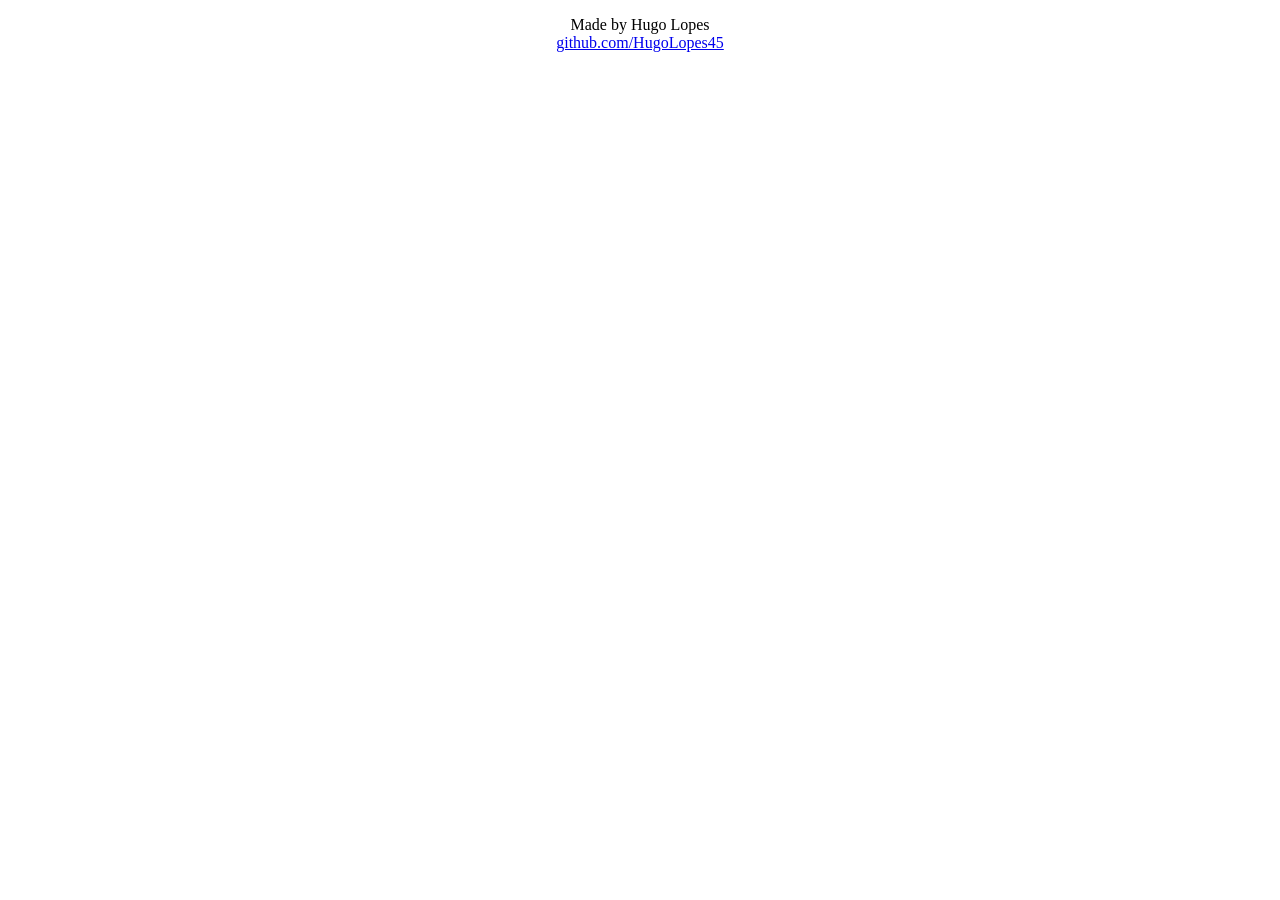
<file: packaging/Credits.html>
<!DOCTYPE html>
<html lang="en">
<meta charset="utf-8">
<body style="font: -apple-system-body; text-align: center">
<p>Made by Hugo Lopes<br><a href="https://github.com/HugoLopes45">github.com/HugoLopes45</a></p>
</body>
</html>
</file>
<file: docs/guide.css>
:root {
  color-scheme: light dark;
  --bg: #ffffff;
  --surface: #f4f4f4;
  --ink: #111111;
  --muted: #6b6b6b;
  --rule: #e2e2e2;
  --rule-strong: #c4c4c4;
  --accent: #0063e1;
  --accent-strong: #0050b8;
  --warn: #8a4b00;
  --font: -apple-system, BlinkMacSystemFont, "SF Pro Text", "Helvetica Neue", Arial, sans-serif;
  --mono: ui-monospace, "SF Mono", Menlo, monospace;
  --margin: clamp(1rem, 2.2vw, 2rem);
  --measure: 34rem;
  --page: 64rem;
  --radius: 4px;
  --site-h: 3.5rem;
}
@media (prefers-color-scheme: dark) {
  :root {
    --bg: #111111;
    --surface: #1c1c1c;
    --ink: #f4f4f4;
    --muted: #a3a3a3;
    --rule: #2c2c2c;
    --rule-strong: #4a4a4a;
    --accent: #5aa2ff;
    --accent-strong: #8dbdff;
    --warn: #f0b45c;
  }
}

*, *::before, *::after { box-sizing: border-box; }
html { -webkit-text-size-adjust: 100%; text-size-adjust: 100%; }
@media (prefers-reduced-motion: no-preference) {
  html { scroll-behavior: smooth; }
}
body {
  margin: 0;
  background: var(--bg);
  color: var(--ink);
  font: 1.0625rem/1.6 var(--font);
  overflow-wrap: break-word;
  -webkit-font-smoothing: antialiased;
}
::selection { background: color-mix(in srgb, var(--accent) 26%, transparent); }
:focus-visible { outline: 2px solid var(--accent); outline-offset: 2px; border-radius: 2px; }

a {
  color: var(--accent);
  text-decoration-thickness: 1px;
  text-underline-offset: 0.2em;
  text-decoration-color: color-mix(in srgb, currentColor 40%, transparent);
}
a:hover { color: var(--accent-strong); text-decoration-color: currentColor; }

.skip {
  position: absolute;
  top: 0.5rem;
  left: var(--margin);
  z-index: 3;
  padding: 0.5rem 0.75rem;
  border-radius: var(--radius);
  background: var(--ink);
  color: var(--bg);
  text-decoration: none;
  transform: translateY(-200%);
}
.skip:hover { color: var(--bg); }
.skip:focus { transform: none; }

/* Site header and footer */
.site {
  position: sticky;
  top: 0;
  z-index: 2;
  display: flex;
  align-items: center;
  justify-content: space-between;
  gap: 1rem;
  box-sizing: border-box;
  min-height: var(--site-h);
  background: var(--bg);
  padding: 0.875rem max(var(--margin), (100% - var(--page)) / 2 + var(--margin));
  border-bottom: 1px solid var(--rule);
}
.wordmark {
  display: inline-flex;
  align-items: center;
  gap: 0.5rem;
  color: var(--ink);
  font-weight: 600;
  letter-spacing: -0.01em;
  text-decoration: none;
}
.wordmark:hover { color: var(--ink); }
.site ul, .site-footer ul { display: flex; flex-wrap: wrap; gap: 0.25rem 1.25rem; margin: 0; padding: 0; list-style: none; }
.site ul { font-size: 0.9375rem; }
.site ul a, .site-footer a { color: var(--muted); text-decoration: none; }
.site ul a:hover, .site-footer a:hover { color: var(--ink); text-decoration: underline; }
.site-footer {
  display: flex;
  flex-wrap: wrap;
  justify-content: space-between;
  gap: 0.75rem 2rem;
  padding: 1.5rem max(var(--margin), (100% - var(--page)) / 2 + var(--margin)) 2.5rem;
  border-top: 1px solid var(--rule);
  color: var(--muted);
  font-size: 0.875rem;
}
.site-footer p { margin: 0; }
.site-footer p a { text-decoration: underline; text-decoration-color: var(--rule-strong); }

/* Layout: chapter rail on wide screens, collapsible contents on narrow screens */
.layout { max-width: var(--page); margin-inline: auto; padding-inline: var(--margin); }
main { min-width: 0; padding-block: 2.5rem 5rem; }
.rail { display: none; }
@media (min-width: 64em) {
  .layout { display: grid; grid-template-columns: 14rem minmax(0, 1fr); column-gap: clamp(2.5rem, 5vw, 5rem); }
  .rail {
    display: block;
    position: sticky;
    top: var(--site-h);
    align-self: start;
    max-height: calc(100vh - var(--site-h));
    max-height: calc(100dvh - var(--site-h));
    overflow-y: auto;
    overscroll-behavior: contain;
    padding-block: 2.75rem 2rem;
    scrollbar-width: thin;
    scrollbar-color: var(--muted) transparent;
  }
  .toc { display: none; }
}
.rail__label { margin: 0 0 0.75rem; font-size: 0.8125rem; font-weight: 600; }
.rail ol, .toc ol { margin: 0; padding: 0; list-style: none; }
.rail ol { border-left: 1px solid var(--rule); }
.toc li + li { margin: 0; }
.rail a {
  display: block;
  margin-left: -1px;
  padding: 0.3125rem 0 0.3125rem 0.875rem;
  border-left: 1px solid transparent;
  color: var(--muted);
  font-size: 0.875rem;
  line-height: 1.4;
  text-decoration: none;
}
.rail a:hover { color: var(--ink); }
.rail a[aria-current] { color: var(--ink); border-left-color: var(--accent); }
.toc { margin: 0 0 2.5rem; border-block: 1px solid var(--rule); }
.toc summary { padding: 0.75rem 0; font-weight: 600; cursor: pointer; }
.toc ol { padding-bottom: 0.75rem; }
.toc a { display: block; padding: 0.375rem 0; color: var(--ink); text-decoration: none; }
.toc a:hover { color: var(--accent); }

/* Prose */
main > :where(p, ul, ol, dl, blockquote, h2, h3, h4, div:not(.table-scroll), details) { max-width: var(--measure); }
main > :where(pre, .table-scroll) { max-width: calc(var(--measure) + 8rem); }
h1, h2, h3, h4 { text-wrap: balance; }
h1 { margin: 0 0 1.25rem; font-size: clamp(2rem, 1.5rem + 2vw, 2.75rem); line-height: 1.1; letter-spacing: -0.025em; }
h2 {
  margin: 3.5rem 0 1rem;
  padding-top: 1.75rem;
  border-top: 1px solid var(--rule);
  font-size: 1.625rem;
  line-height: 1.2;
  letter-spacing: -0.02em;
}
h3 { margin: 2.5rem 0 0.625rem; font-size: 1.1875rem; line-height: 1.3; letter-spacing: -0.01em; }
h4 { margin: 2rem 0 0.5rem; font-size: 1rem; line-height: 1.4; }
:where(h2, h3, h4) { scroll-margin-top: calc(var(--site-h) + 1.5rem); }
:where(h2, h3, h4) > a { color: var(--ink); text-decoration: none; }
:where(h2, h3, h4) > a:hover { color: var(--ink); text-decoration: underline; text-decoration-color: var(--rule-strong); }
h1 + p { font-size: 1.1875rem; line-height: 1.55; }
p, ul, ol, dl, blockquote, pre, figure, .table-scroll { margin: 0 0 1.125rem; }
p { text-wrap: pretty; }
ul, ol { padding-left: 1.375rem; }
main li + li { margin-top: 0.375rem; }
li > p { margin-bottom: 0.5rem; }
li > :last-child { margin-bottom: 0; }
strong { font-weight: 600; }
hr { margin: 2.5rem 0; border: 0; border-top: 1px solid var(--rule); }
blockquote { margin-left: 0; padding-left: 1rem; border-left: 1px solid var(--rule-strong); color: var(--ink); }
img { max-width: 100%; height: auto; }
main img { display: block; margin: 1.5rem 0; border-radius: 6px; }

/* Code */
code, kbd, pre, samp { font-family: var(--mono); font-size: 0.875em; }
:not(pre) > code { padding: 0.1em 0.32em; border-radius: 3px; background: var(--surface); -webkit-box-decoration-break: clone; box-decoration-break: clone; }
pre {
  padding: 0.875rem 1rem;
  font-size: 0.8125em;
  overflow-x: auto;
  border-radius: var(--radius);
  background: var(--surface);
  line-height: 1.55;
  tab-size: 2;
  scrollbar-width: thin;
  scrollbar-color: var(--muted) transparent;
}
pre code { font-size: 1em; }

/* Tables */
.table-scroll { overflow-x: auto; scrollbar-width: thin; scrollbar-color: var(--muted) transparent; }
table { width: 100%; border-collapse: collapse; font-size: 0.9375rem; line-height: 1.5; font-variant-numeric: tabular-nums; }
th, td { padding: 0.5625rem 1rem 0.5625rem 0; border-bottom: 1px solid var(--rule); text-align: left; vertical-align: top; }
:where(th, td):last-child { padding-right: 0; }
thead th { border-bottom-color: var(--rule-strong); font-weight: 600; }
td code { overflow-wrap: anywhere; }
@media (max-width: 40em) {
  .stack :where(table, tbody, tr, td) { display: block; }
  .stack thead { position: absolute; width: 1px; height: 1px; overflow: hidden; clip-path: inset(50%); white-space: nowrap; }
  .stack tr { padding: 0.75rem 0; border-bottom: 1px solid var(--rule); }
  .stack tr:first-child { border-top: 1px solid var(--rule-strong); }
  .stack td { padding: 0; border: 0; }
  .stack td:first-child { font-weight: 600; }
  .stack td + td { margin-top: 0.5rem; }
  .stack td + td::before {
    content: attr(data-label);
    content: attr(data-label) / "";
    display: block;
    color: var(--muted);
    font-size: 0.8125rem;
  }
}

/* GitHub alerts */
.note, .tip, .important, .warning, .caution {
  margin: 1.5rem 0;
  padding: 0.875rem 1rem;
  border: 1px solid var(--rule);
  border-radius: var(--radius);
  background: var(--surface);
}
:where(.note, .tip, .important, .warning, .caution) > .title p { margin: 0 0 0.25rem; font-weight: 600; }
:where(.warning, .caution) > .title p { color: var(--warn); }
:where(.note, .tip, .important, .warning, .caution) > :last-child { margin-bottom: 0; }

@page { margin: 18mm 16mm; }
@media print {
  :root {
    --bg: #ffffff;
    --surface: #f4f4f4;
    --ink: #000000;
    --muted: #444444;
    --rule: #cccccc;
    --rule-strong: #999999;
    --accent: #000000;
    --accent-strong: #000000;
    --warn: #000000;
    color-scheme: light;
  }
  body { font-size: 11pt; }
  .skip, .site nav, .rail, .toc, .site-footer ul { display: none; }
  .site { position: static; }
  .layout { display: block; max-width: none; padding: 0; }
  main { padding: 0; }
  main > * { max-width: none; }
  pre { overflow: visible; white-space: pre-wrap; break-inside: avoid; }
  h2, h3, h4 { break-after: avoid; }
  tr, img { break-inside: avoid; }
  main a[href^="http"]::after { content: " (" attr(href) ")"; color: var(--muted); font-size: 0.85em; }
}
</file>
